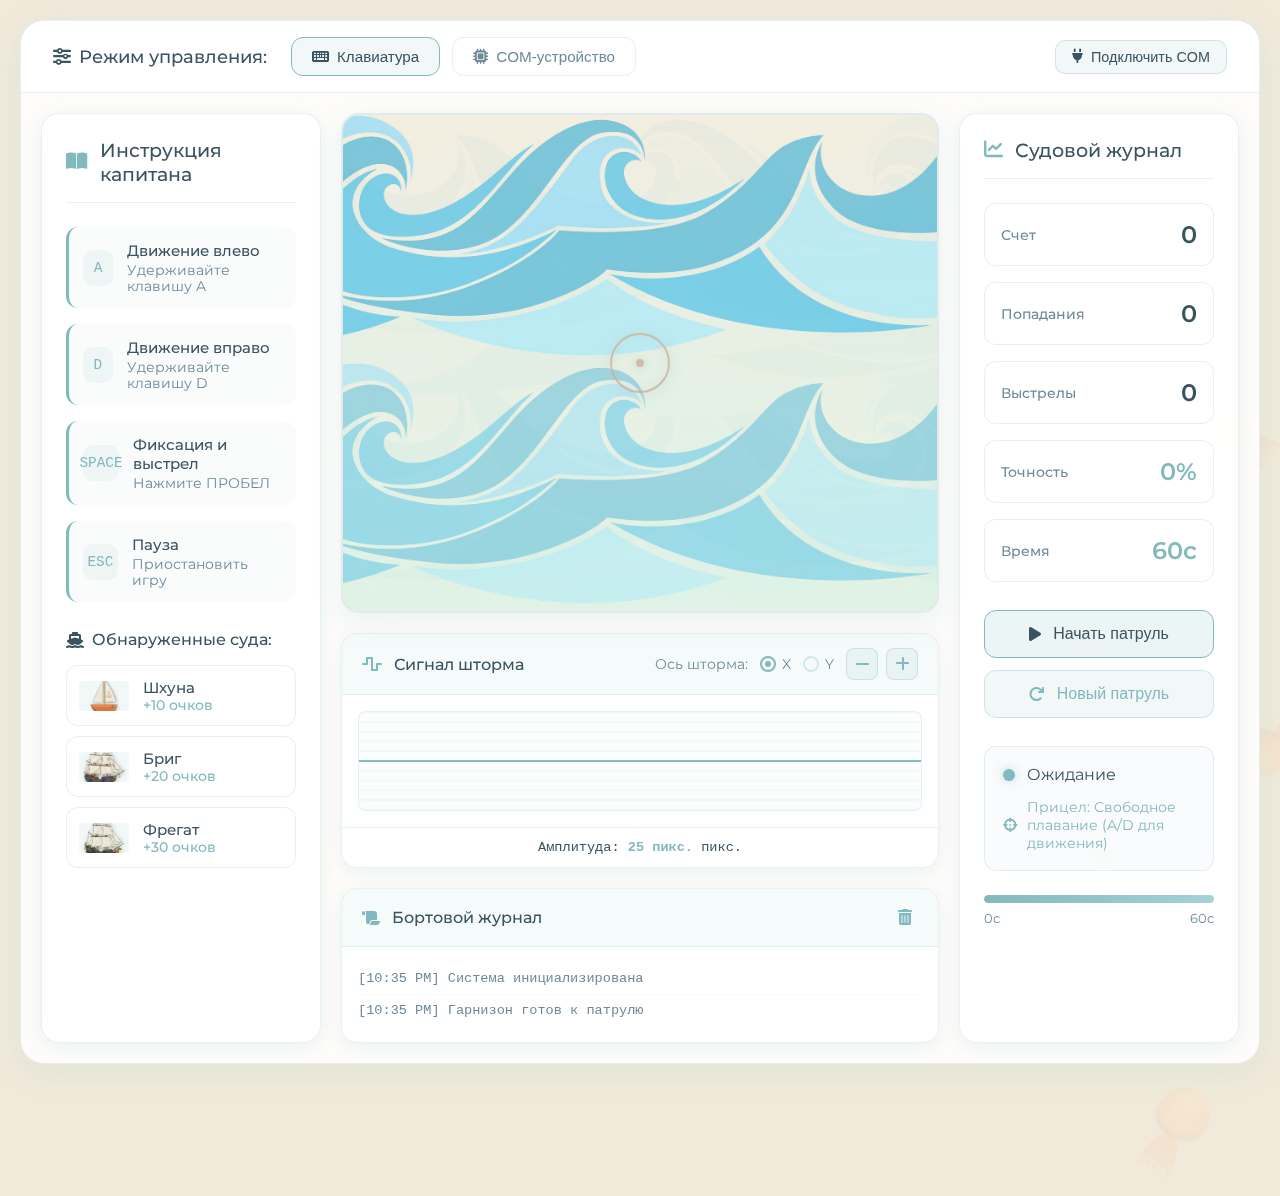
<file: Web/index.html>
<!DOCTYPE html>
<html lang="ru">
<head>
    <meta charset="UTF-8">
    <meta name="viewport" content="width=device-width, initial-scale=1.0">
    <title>Морские Цели</title>
    <link rel="stylesheet" href="css/style.css">
    <link rel="stylesheet" href="css/medusas.css">
    <link rel="stylesheet" href="https://cdnjs.cloudflare.com/ajax/libs/font-awesome/6.4.0/css/all.min.css">
    <link href="https://fonts.googleapis.com/css2?family=Montserrat:wght@300;400;500;600&display=swap" rel="stylesheet">
</head>
<body>
    <!-- Пузырьки -->
    <div id="bubbles-container"></div>
    
    <div class="container">
        <!-- Блок выбора управления -->
        <div class="control-mode-panel">
            <h3><i class="fas fa-sliders-h"></i> Режим управления:</h3>
            <div class="mode-selector">
                <button id="keyboard-mode" class="control-mode-btn active">
                    <i class="fas fa-keyboard"></i> Клавиатура
                </button>
                <button id="com-mode" class="control-mode-btn">
                    <i class="fas fa-microchip"></i> COM-устройство
                </button>
            </div>
            <button id="com-connect-btn" class="com-connect-btn">
                <i class="fas fa-plug"></i>
                <span>Подключить COM</span>
            </button>
        </div>

        <div class="game-area">
            <!-- Левая панель: Инструкции -->
            <div class="panel left-panel">
                <div class="panel-header">
                    <i class="fas fa-book-open"></i>
                    <h3>Инструкция капитана</h3>
                </div>
                <div class="instructions">
                    <div class="instruction">
                        <div class="key-icon">A</div>
                        <div class="instruction-text">
                            <span class="command">Движение влево</span>
                            <span class="description">Удерживайте клавишу A</span>
                        </div>
                    </div>
                    <div class="instruction">
                        <div class="key-icon">D</div>
                        <div class="instruction-text">
                            <span class="command">Движение вправо</span>
                            <span class="description">Удерживайте клавишу D</span>
                        </div>
                    </div>
                    <div class="instruction">
                        <div class="key-icon">SPACE</div>
                        <div class="instruction-text">
                            <span class="command">Фиксация и выстрел</span>
                            <span class="description">Нажмите ПРОБЕЛ</span>
                        </div>
                    </div>
                    <div class="instruction">
                        <div class="key-icon">ESC</div>
                        <div class="instruction-text">
                            <span class="command">Пауза</span>
                            <span class="description">Приостановить игру</span>
                        </div>
                    </div>
                </div>
                
                <div class="ship-types">
                    <h4><i class="fas fa-ship"></i> Обнаруженные суда:</h4>
                    <div class="ship-type">
                        <div class="ship-preview small">
                            <img src="assets/ship-small.png" alt="Шхуна">
                        </div>
                        <div class="ship-info">
                            <span class="ship-name">Шхуна</span>
                            <span class="ship-points">+10 очков</span>
                        </div>
                    </div>
                    <div class="ship-type">
                        <div class="ship-preview medium">
                            <img src="assets/ship-medium.png" alt="Шхуна">
                        </div>
                        <div class="ship-info">
                            <span class="ship-name">Бриг</span>
                            <span class="ship-points">+20 очков</span>
                        </div>
                    </div>
                    <div class="ship-type">
                        <div class="ship-preview large">
                            <img src="assets/ship-large.png" alt="Шхуна">
                        </div>
                        <div class="ship-info">
                            <span class="ship-name">Фрегат</span>
                            <span class="ship-points">+30 очков</span>
                        </div>
                    </div>
                </div>
            </div>

            <!-- Центральная область: Игровое поле с волнами -->
            <div class="game-center">
                <div class="game-field-container">                                       
                    <div id="game-field" class="game-field">
                        <!-- Прицел -->
                        <div id="crosshair" class="crosshair">
                            <div class="crosshair-inner">
                                <div class="crosshair-circle"></div>
                                <div class="crosshair-dot"></div>
                            </div>
                        </div>
                        <!-- Корабли будут добавляться динамически -->
                    </div>
                </div>
                
                <!-- Панель графика шторма -->
                <div class="storm-panel">
                    <div class="storm-header">
                        <i class="fas fa-wave-square"></i>
                        <h4>Сигнал шторма</h4>
                            <div class="storm-switch-group">
                                <span>Ось шторма:</span>
                                <label class="storm-switch">
                                    <input type="radio" name="storm-axis" value="x" checked>
                                    <span>X</span>
                                </label>
                                <label class="storm-switch">
                                    <input type="radio" name="storm-axis" value="y">
                                    <span>Y</span>
                                </label>
                            </div>
                        <div class="storm-controls">
                            <button class="storm-btn storm-btn-dec"><i class="fas fa-minus"></i></button>
                            <button class="storm-btn storm-btn-inc"><i class="fas fa-plus"></i></button>
                        </div>
                    </div>
                    <div class="storm-graph-container">
                        <canvas id="storm-graph" width="300" height="100"></canvas>
                    </div>
                    <div class="storm-info">
                        <span>Амплитуда: <span id="storm-amplitude">25</span> пикс.</span>
                    </div>
                </div>

                <!-- Блок логирования -->
                <div class="log-panel">
                    <div class="log-header">
                        <i class="fas fa-scroll"></i>
                        <h4>Бортовой журнал</h4>
                        <button class="log-clear"><i class="fas fa-trash-alt"></i></button>
                    </div>
                    <div class="log-content">
                        
                    </div>
                </div>
            </div>

            <!-- Правая панель: Статистика -->
            <div class="panel right-panel">
                <div class="panel-header">
                    <i class="fas fa-chart-line"></i>
                    <h3>Судовой журнал</h3>
                </div>
                
                <div class="stats-compact">
                    <div class="stat-compact">
                        <div class="stat-label-compact">Счет</div>
                        <div id="score" class="stat-value-compact">0</div>
                    </div>
                    <div class="stat-compact">
                        <div class="stat-label-compact">Попадания</div>
                        <div id="hits" class="stat-value-compact">0</div>
                    </div>
                    <div class="stat-compact">
                        <div class="stat-label-compact">Выстрелы</div>
                        <div id="shots" class="stat-value-compact">0</div>
                    </div>
                    <div class="stat-compact">
                        <div class="stat-label-compact">Точность</div>
                        <div id="accuracy" class="stat-value-compact">0%</div>
                    </div>
                    <div class="stat-compact">
                        <div class="stat-label-compact">Время</div>
                        <div id="time" class="stat-value-compact">60с</div>
                    </div>
                </div>
                
                <div class="game-controls">
                    <button id="start-btn" class="btn-control start">
                        <i class="fas fa-play"></i>
                        <span>Начать патруль</span>
                    </button>
                    <button id="reset-btn" class="btn-control reset">
                        <i class="fas fa-redo"></i>
                        <span>Новый патруль</span>
                    </button>
                </div>
                
                <div class="game-status">
                    <div class="status-indicator">
                        <div class="status-light"></div>
                        <span id="game-state-text">Ожидание</span>
                    </div>
                    <div id="crosshair-state" class="crosshair-state">
                        <i class="fas fa-crosshairs"></i>
                        <span>Прицел свободен</span>
                    </div>
                </div>
                
                <div class="timer-container">
                    <div class="timer-bar">
                        <div id="timer-progress" class="timer-progress"></div>
                    </div>
                    <div class="timer-labels">
                        <span>0с</span>
                        <span id="time-display">60с</span>
                    </div>
                </div>
            </div>
        </div>
    </div>

    <!-- Модальное окно результатов -->
    <div id="results-modal" class="modal">
        <div class="modal-overlay"></div>
        <div class="modal-content">
            <div class="modal-header">
                <div class="modal-title">
                    <i class="fas fa-anchor"></i>
                    <h2>Патруль завершен</h2>
                </div>
                <div id="rank-badge" class="rank-badge">
                    <span class="rank-title">Матрос</span>
                </div>
            </div>
            
            <div class="modal-body">
                <div class="results-grid">
                    <div class="result-item">
                        <div class="result-icon"><i class="fas fa-star"></i></div>
                        <div class="result-info">
                            <div class="result-label">Общий счет</div>
                            <div id="final-score" class="result-value">0</div>
                        </div>
                    </div>
                    <div class="result-item">
                        <div class="result-icon"><i class="fas fa-bullseye"></i></div>
                        <div class="result-info">
                            <div class="result-label">Точность</div>
                            <div id="final-accuracy" class="result-value">0%</div>
                        </div>
                    </div>
                    <div class="result-item">
                        <div class="result-icon"><i class="fas fa-ship"></i></div>
                        <div class="result-info">
                            <div class="result-label">Потоплено судов</div>
                            <div id="final-hits" class="result-value">0</div>
                        </div>
                    </div>
                    <div class="result-item">
                        <div class="result-icon"><i class="fas fa-clock"></i></div>
                        <div class="result-info">
                            <div class="result-label">Время патруля</div>
                            <div id="final-time" class="result-value">0с</div>
                        </div>
                    </div>
                </div>
            </div>
            
            <div class="modal-actions">
                <button id="close-results" class="btn-modal">
                    <i class="fas fa-check"></i>
                    <span>Вернуться в док</span>
                </button>
            </div>
        </div>
    </div>

    <script src="js/game.js"></script>
    <script src="js/ui.js"></script>
    <script src="js/input.js"></script>
    <script src="js/medusas.js"></script>
    <script src="js/com-interface.js"></script> 
    <script src="js/main.js"></script>
</body>
</html>
</file>
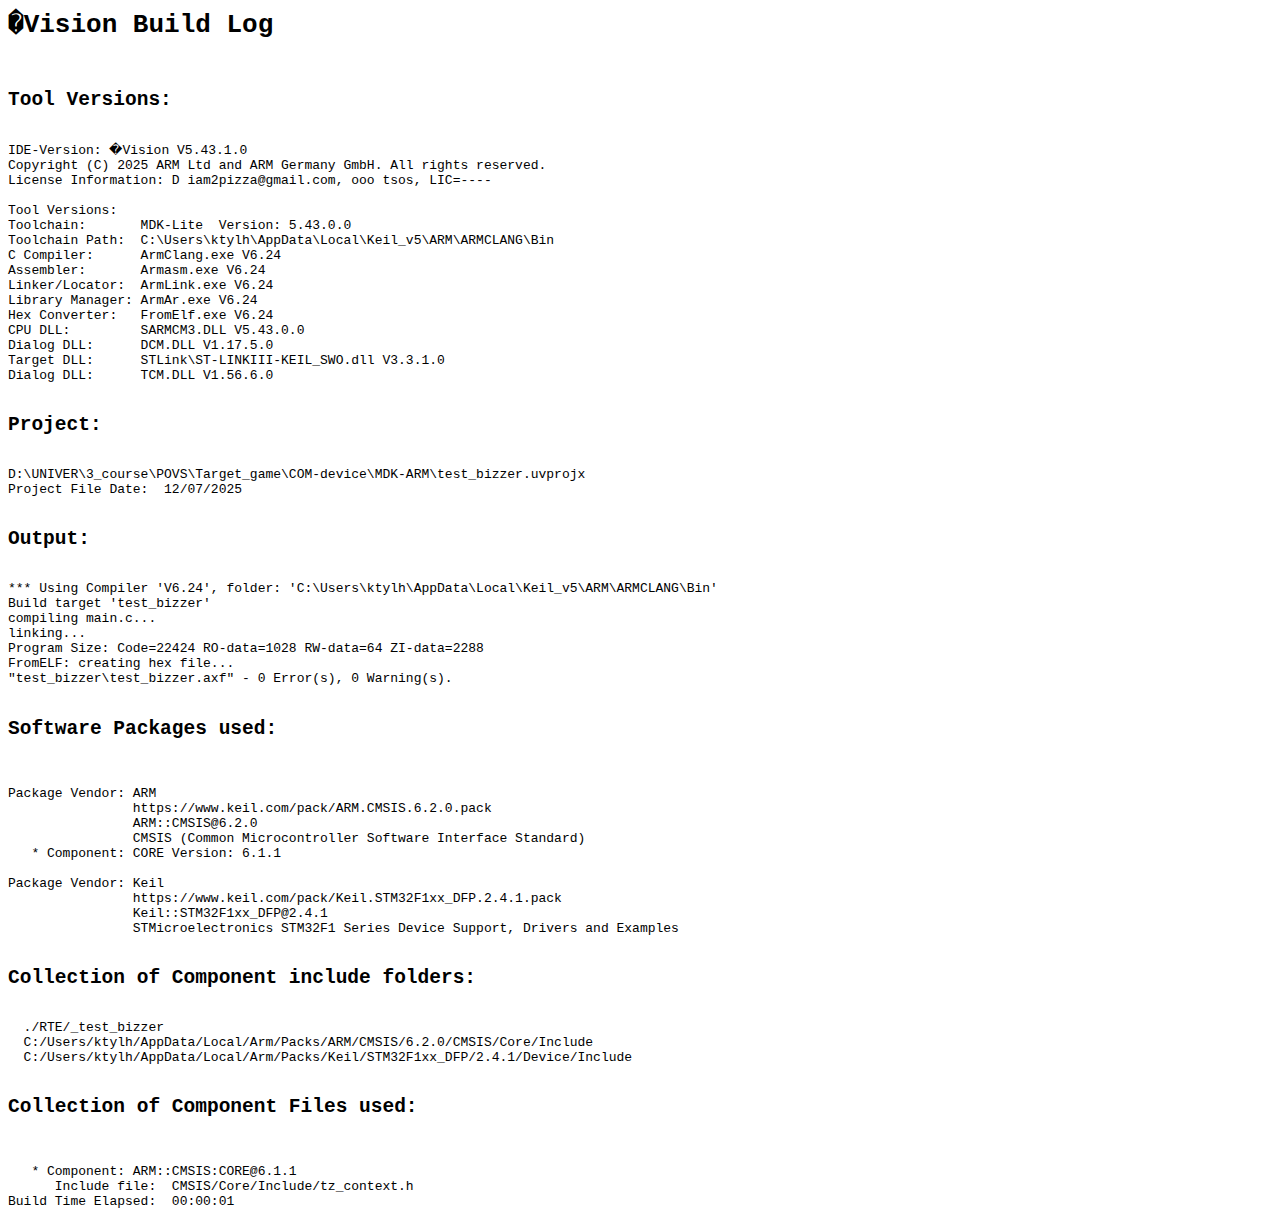
<file: COM-device/MDK-ARM/test_bizzer/test_bizzer.build_log.htm>
<html>
<body>
<pre>
<h1>�Vision Build Log</h1>
<h2>Tool Versions:</h2>
IDE-Version: �Vision V5.43.1.0
Copyright (C) 2025 ARM Ltd and ARM Germany GmbH. All rights reserved.
License Information: D iam2pizza@gmail.com, ooo tsos, LIC=----
 
Tool Versions:
Toolchain:       MDK-Lite  Version: 5.43.0.0
Toolchain Path:  C:\Users\ktylh\AppData\Local\Keil_v5\ARM\ARMCLANG\Bin
C Compiler:      ArmClang.exe V6.24
Assembler:       Armasm.exe V6.24
Linker/Locator:  ArmLink.exe V6.24
Library Manager: ArmAr.exe V6.24
Hex Converter:   FromElf.exe V6.24
CPU DLL:         SARMCM3.DLL V5.43.0.0
Dialog DLL:      DCM.DLL V1.17.5.0
Target DLL:      STLink\ST-LINKIII-KEIL_SWO.dll V3.3.1.0
Dialog DLL:      TCM.DLL V1.56.6.0
 
<h2>Project:</h2>
D:\UNIVER\3_course\POVS\Target_game\COM-device\MDK-ARM\test_bizzer.uvprojx
Project File Date:  12/07/2025

<h2>Output:</h2>
*** Using Compiler 'V6.24', folder: 'C:\Users\ktylh\AppData\Local\Keil_v5\ARM\ARMCLANG\Bin'
Build target 'test_bizzer'
compiling main.c...
linking...
Program Size: Code=22424 RO-data=1028 RW-data=64 ZI-data=2288  
FromELF: creating hex file...
"test_bizzer\test_bizzer.axf" - 0 Error(s), 0 Warning(s).

<h2>Software Packages used:</h2>

Package Vendor: ARM
                https://www.keil.com/pack/ARM.CMSIS.6.2.0.pack
                ARM::CMSIS@6.2.0
                CMSIS (Common Microcontroller Software Interface Standard)
   * Component: CORE Version: 6.1.1

Package Vendor: Keil
                https://www.keil.com/pack/Keil.STM32F1xx_DFP.2.4.1.pack
                Keil::STM32F1xx_DFP@2.4.1
                STMicroelectronics STM32F1 Series Device Support, Drivers and Examples

<h2>Collection of Component include folders:</h2>
  ./RTE/_test_bizzer
  C:/Users/ktylh/AppData/Local/Arm/Packs/ARM/CMSIS/6.2.0/CMSIS/Core/Include
  C:/Users/ktylh/AppData/Local/Arm/Packs/Keil/STM32F1xx_DFP/2.4.1/Device/Include

<h2>Collection of Component Files used:</h2>

   * Component: ARM::CMSIS:CORE@6.1.1
      Include file:  CMSIS/Core/Include/tz_context.h
Build Time Elapsed:  00:00:01
</pre>
</body>
</html>
</file>
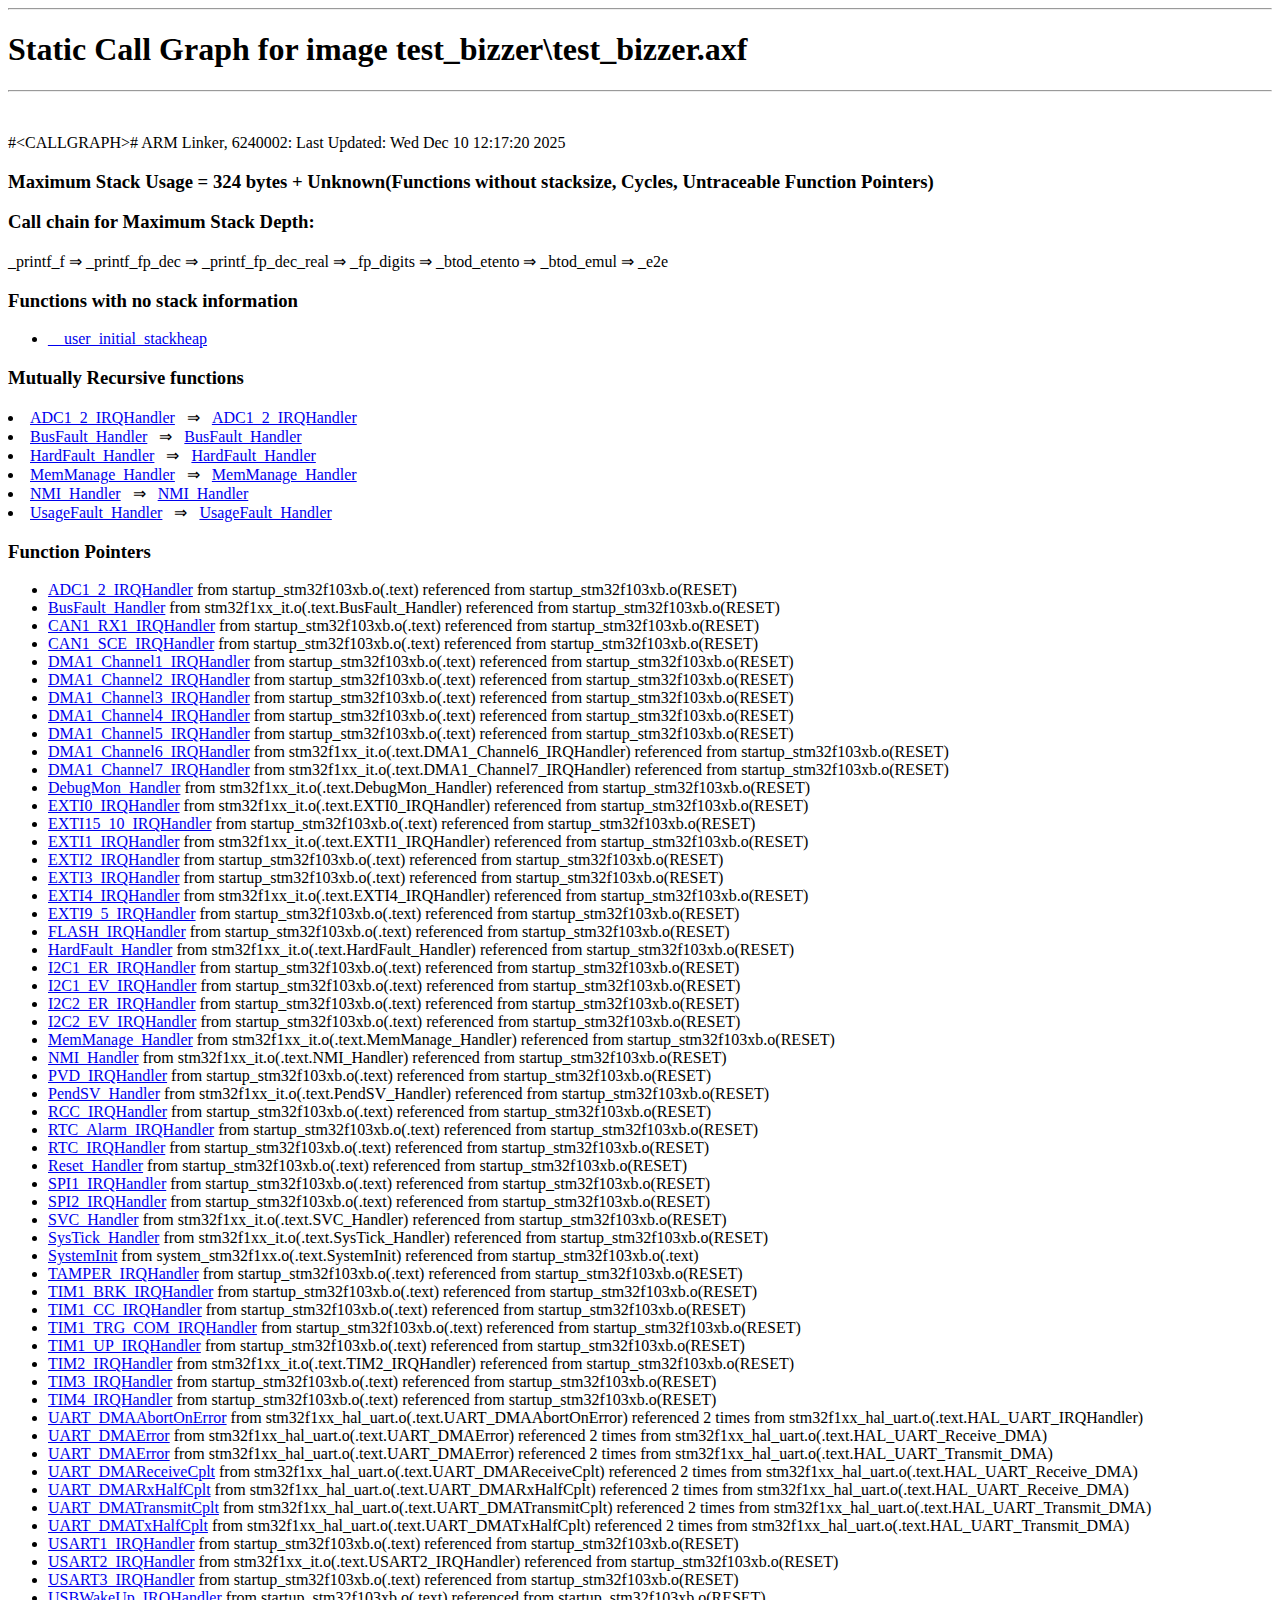
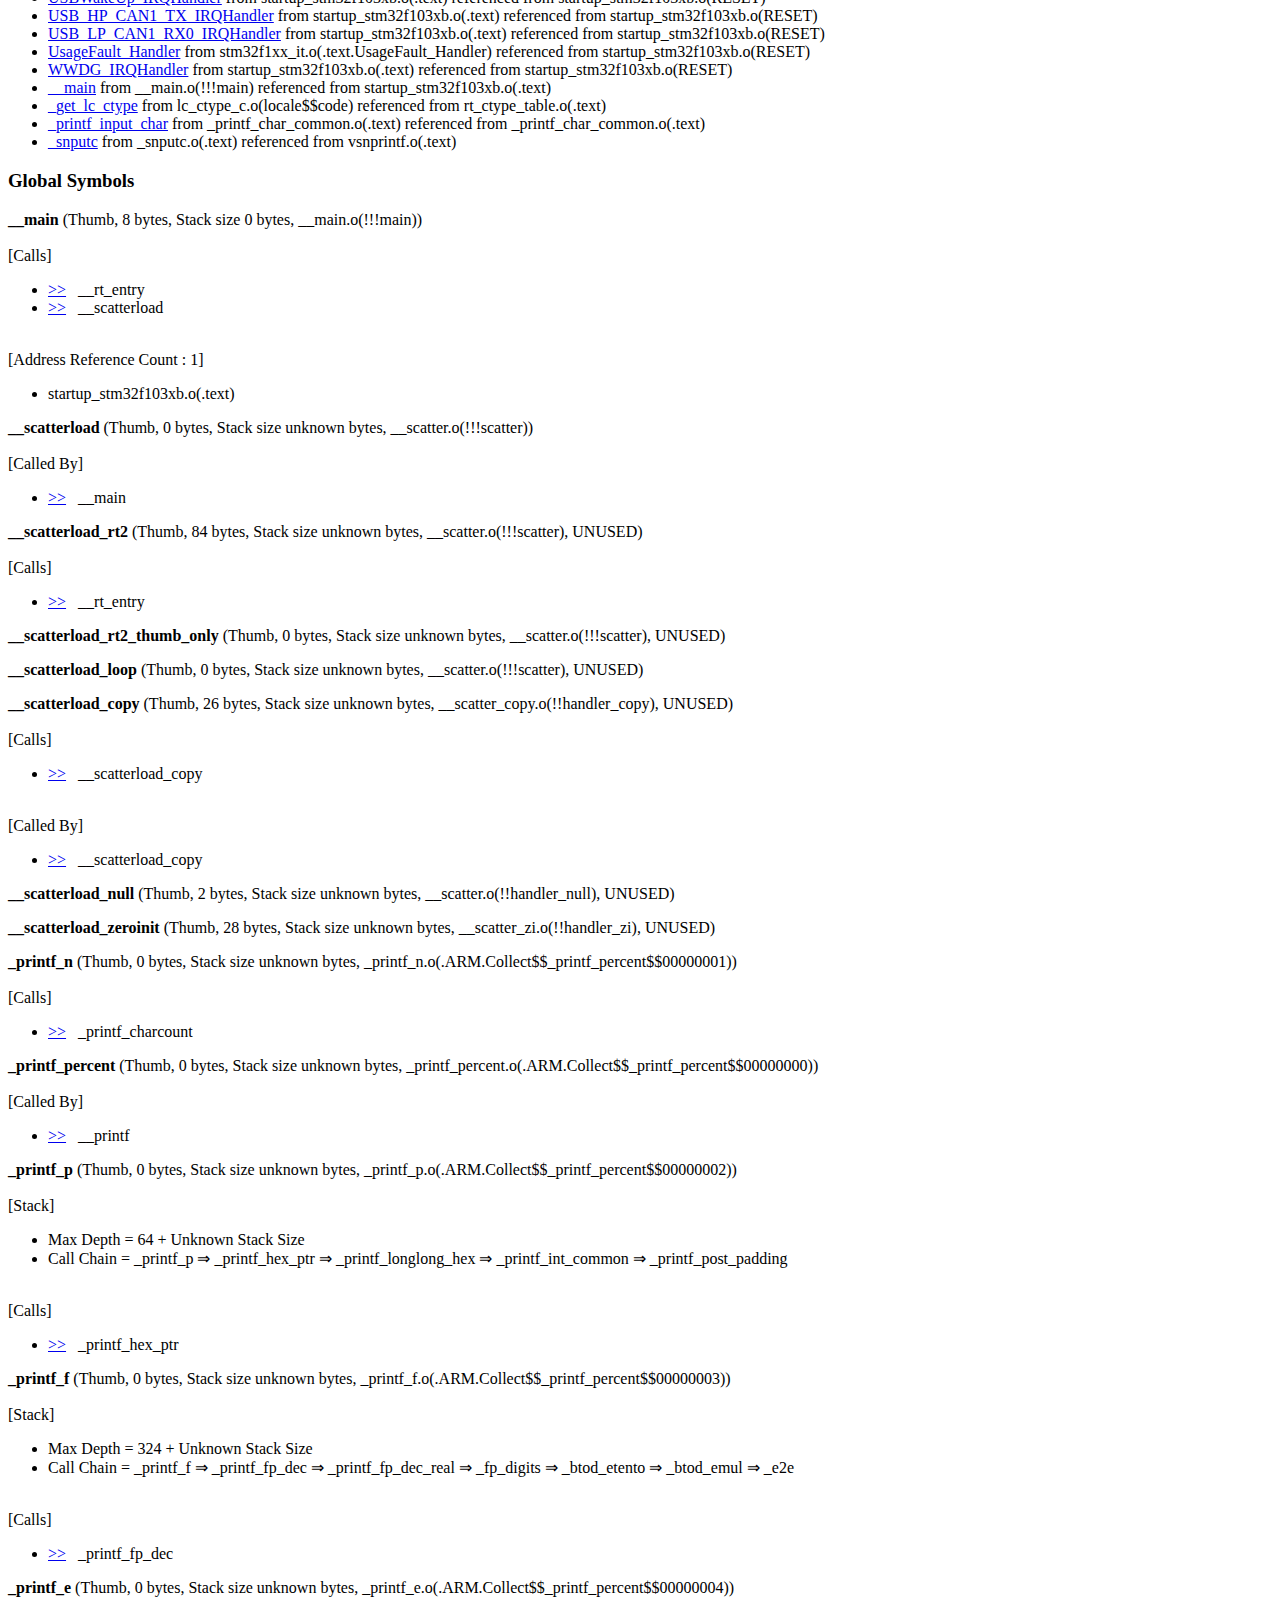
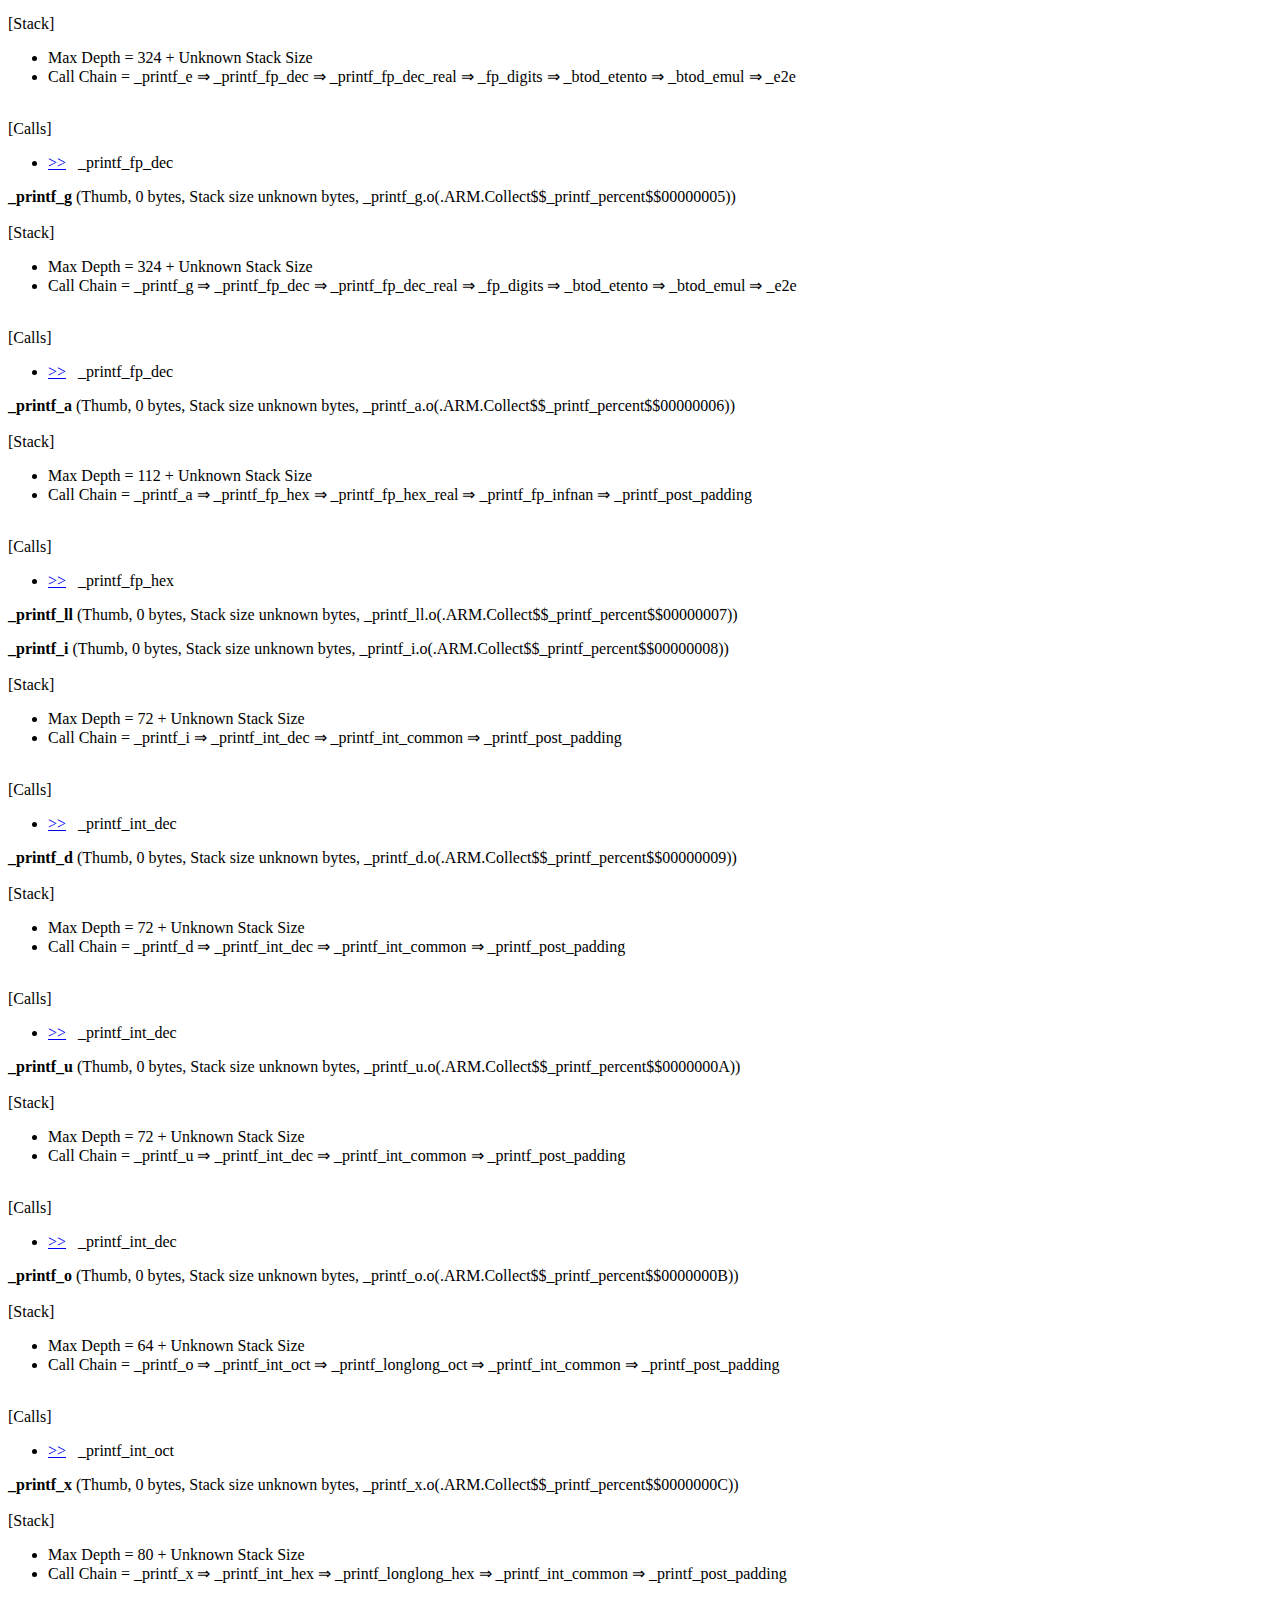
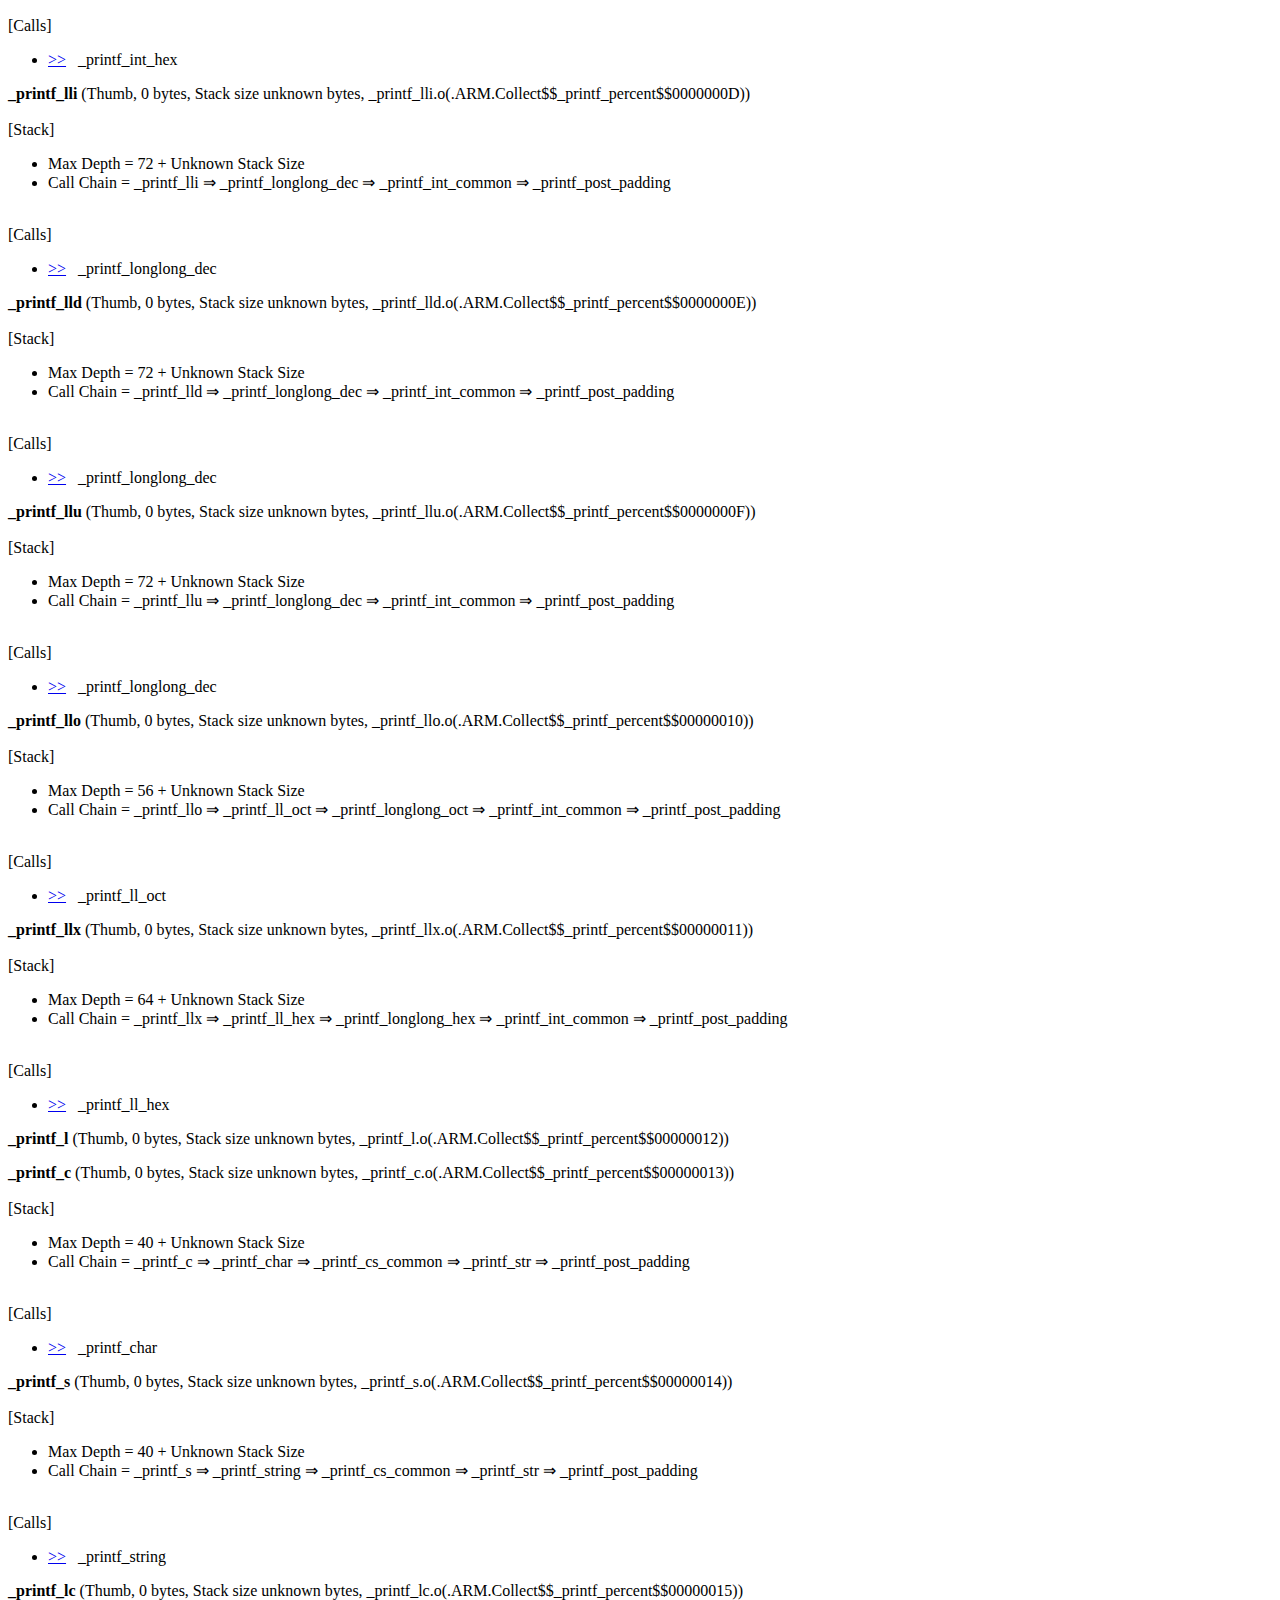
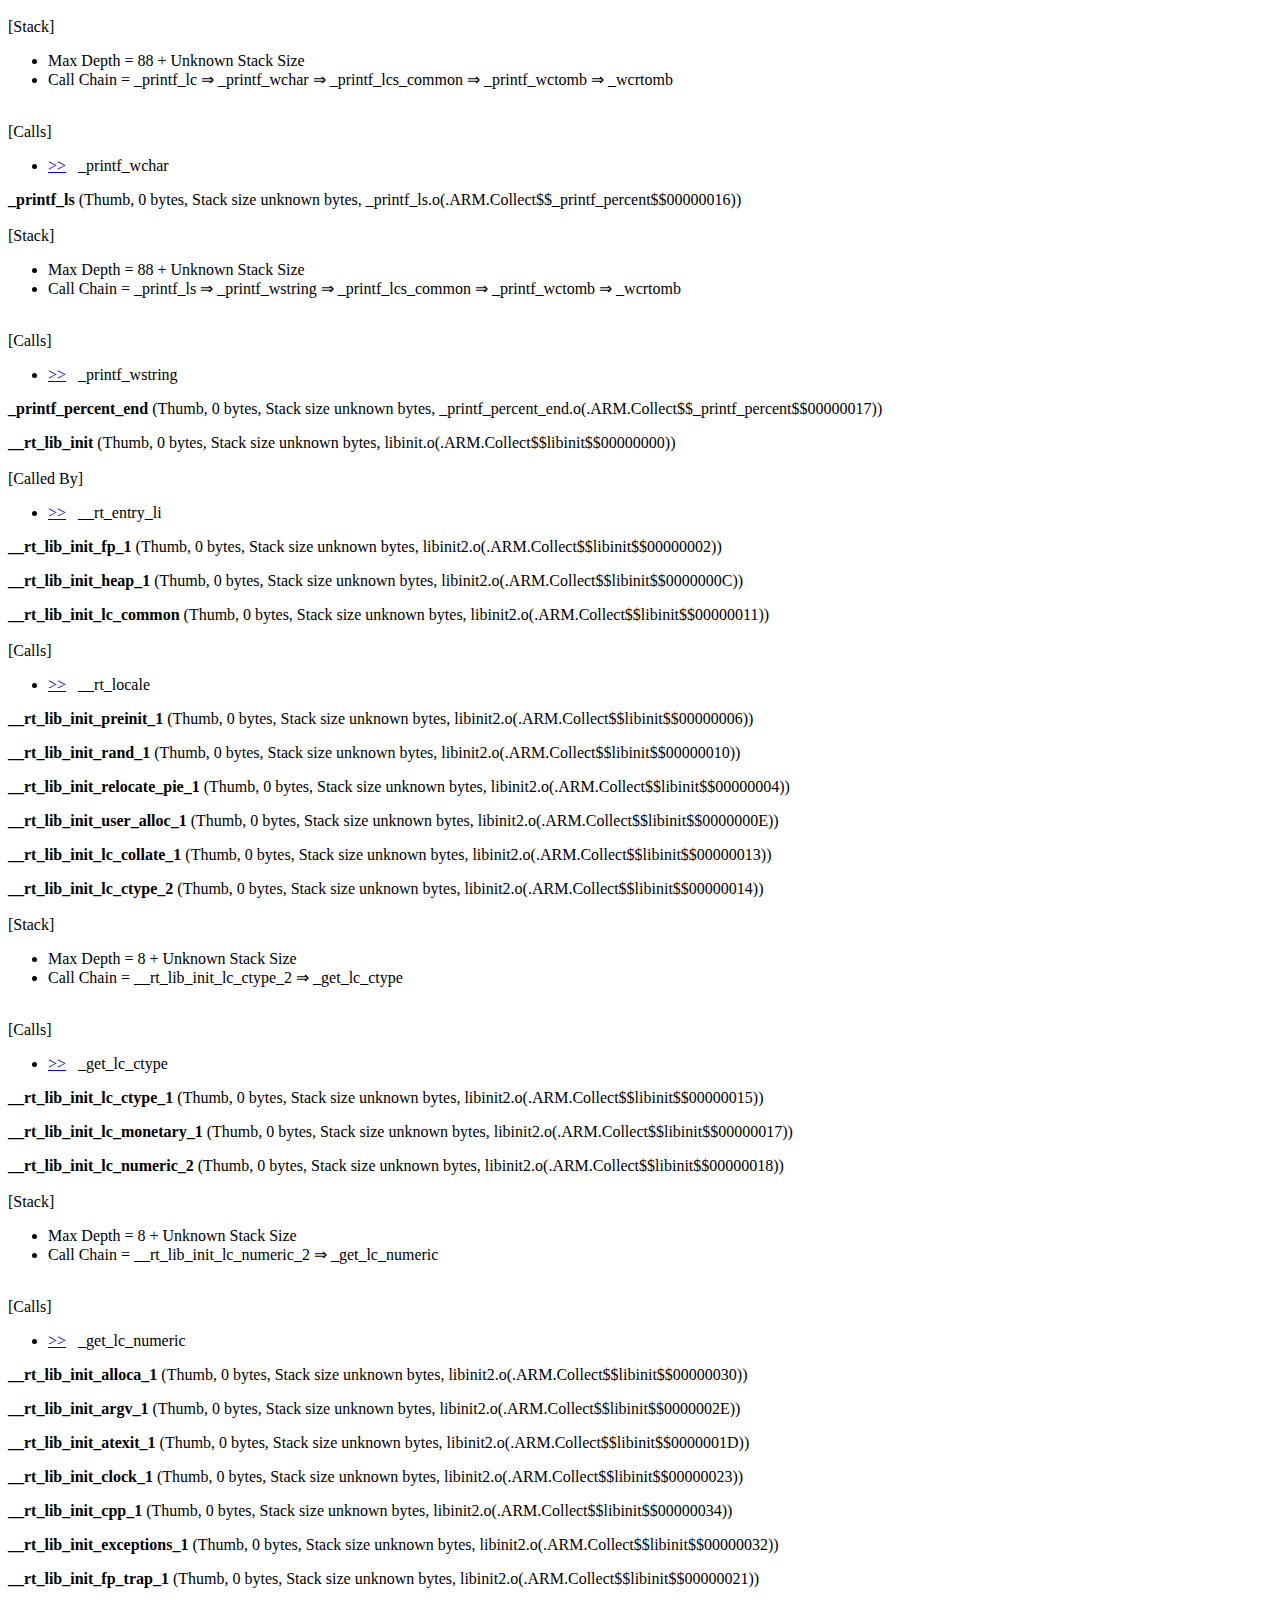
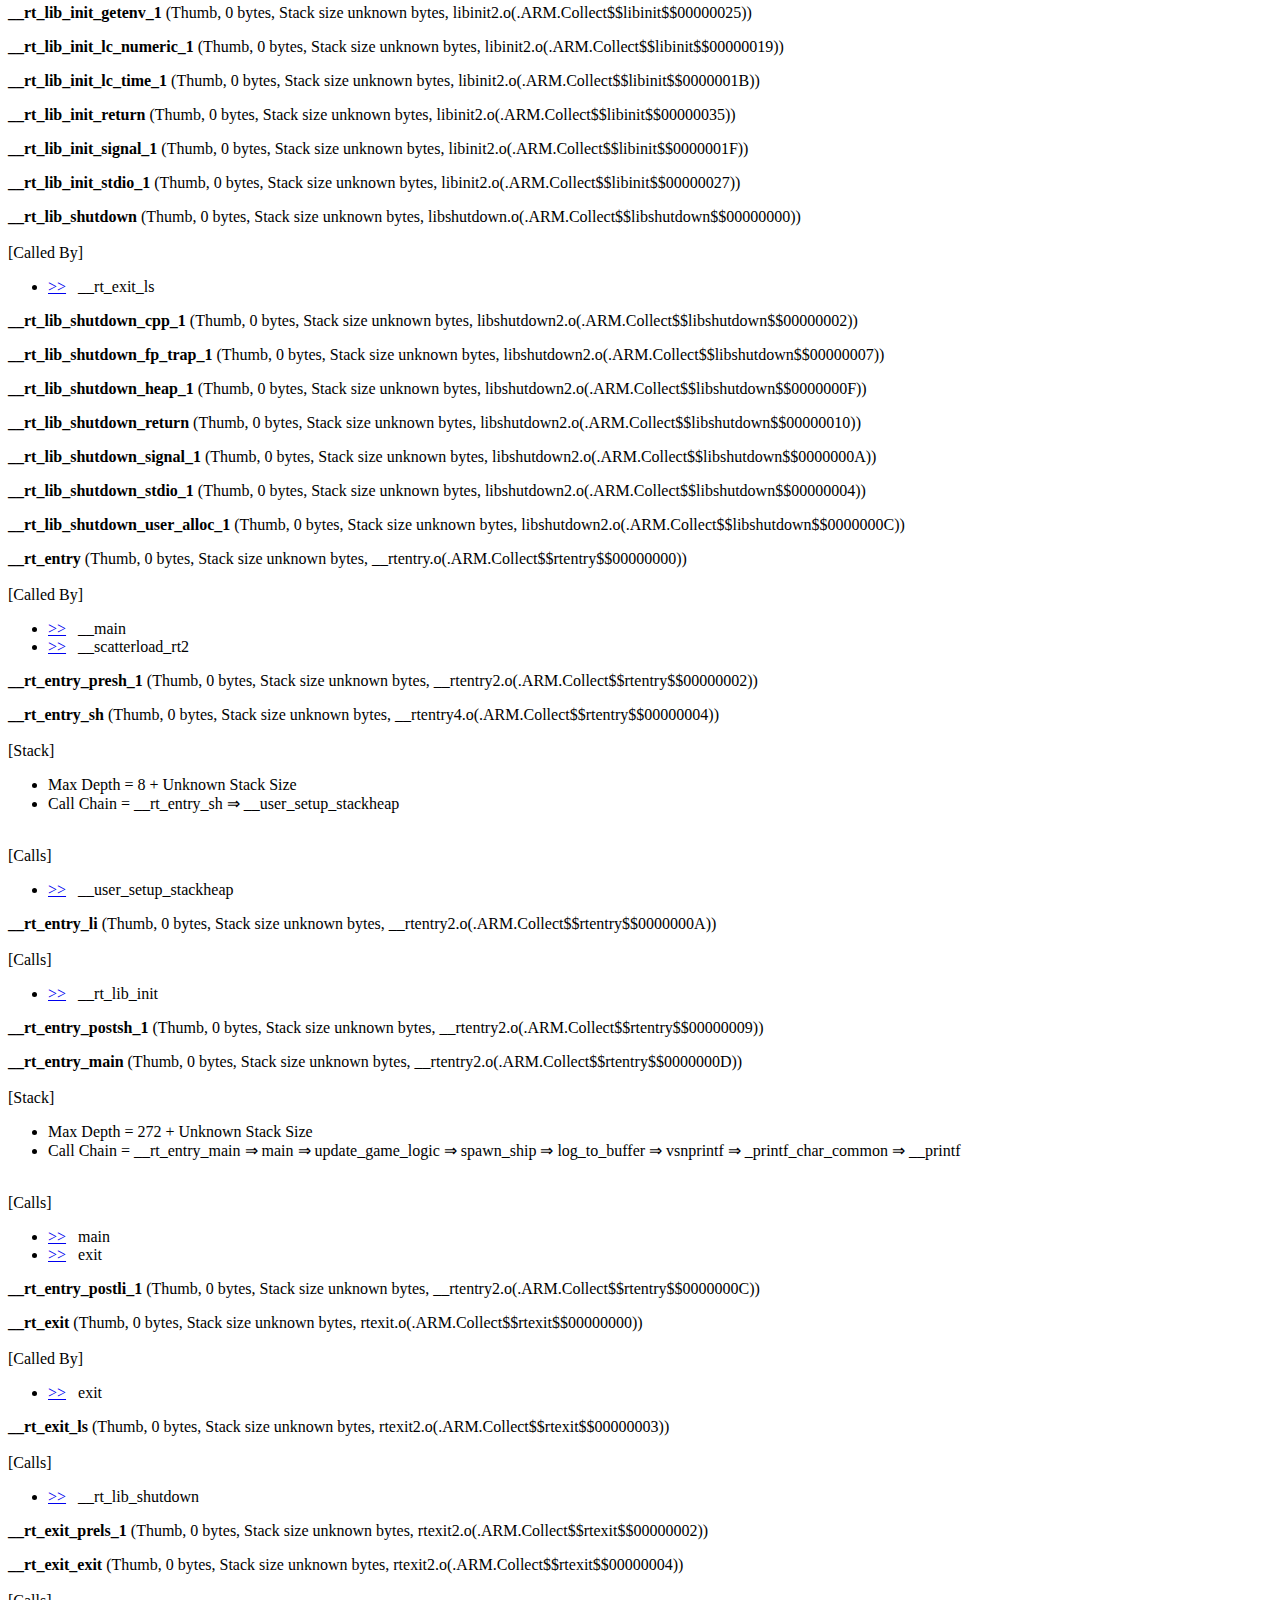
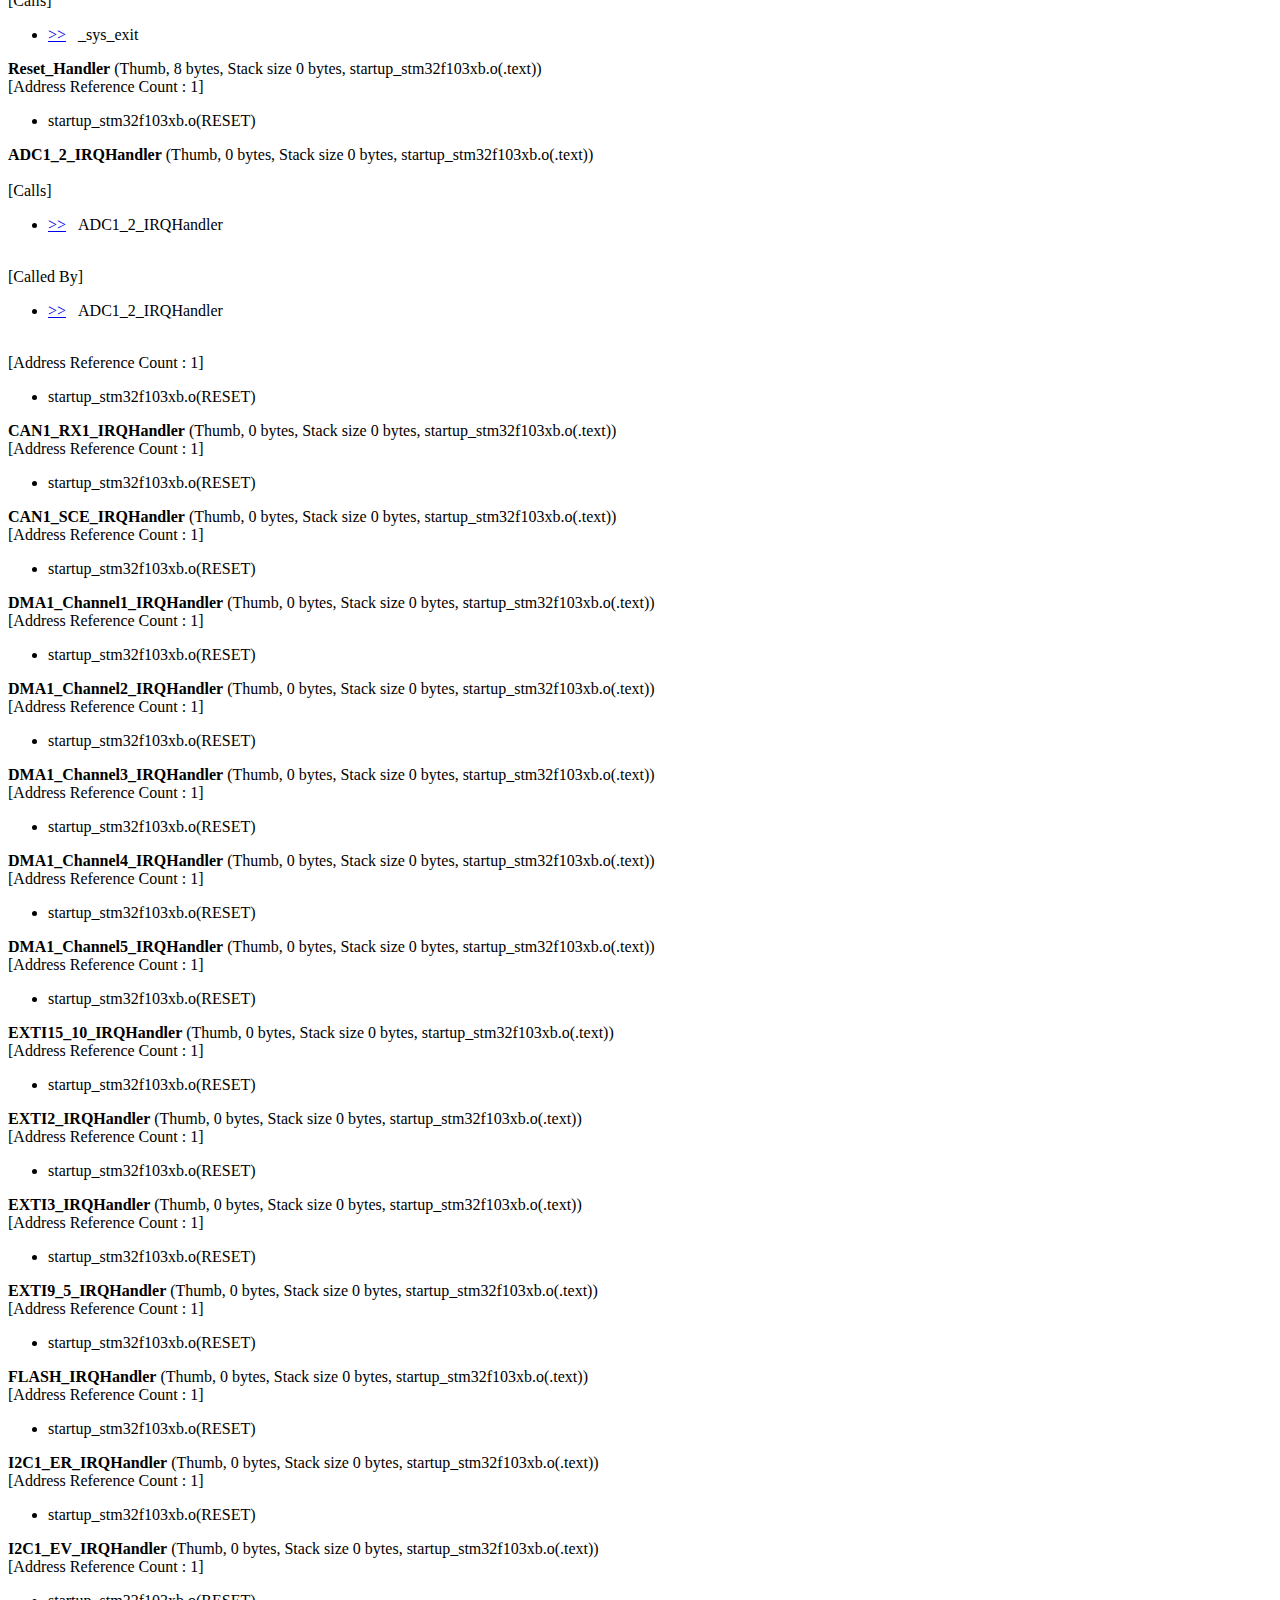
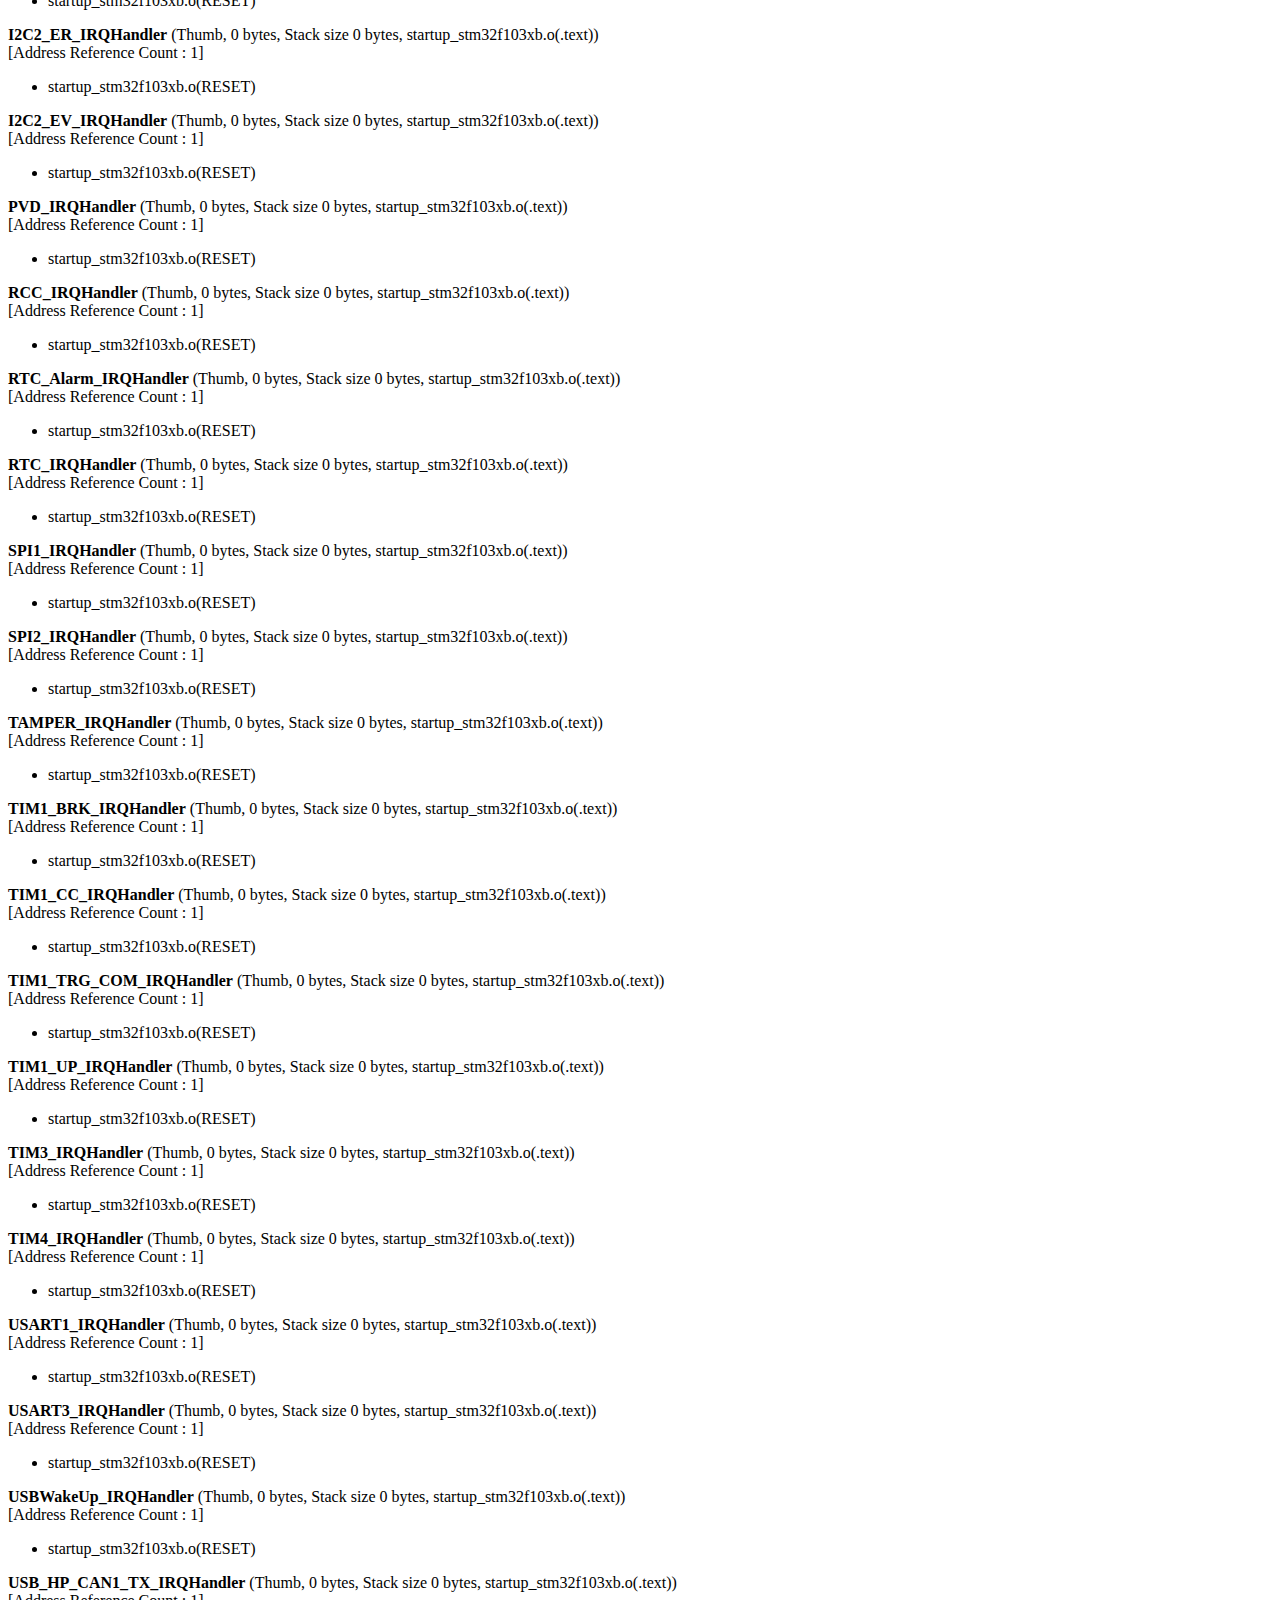
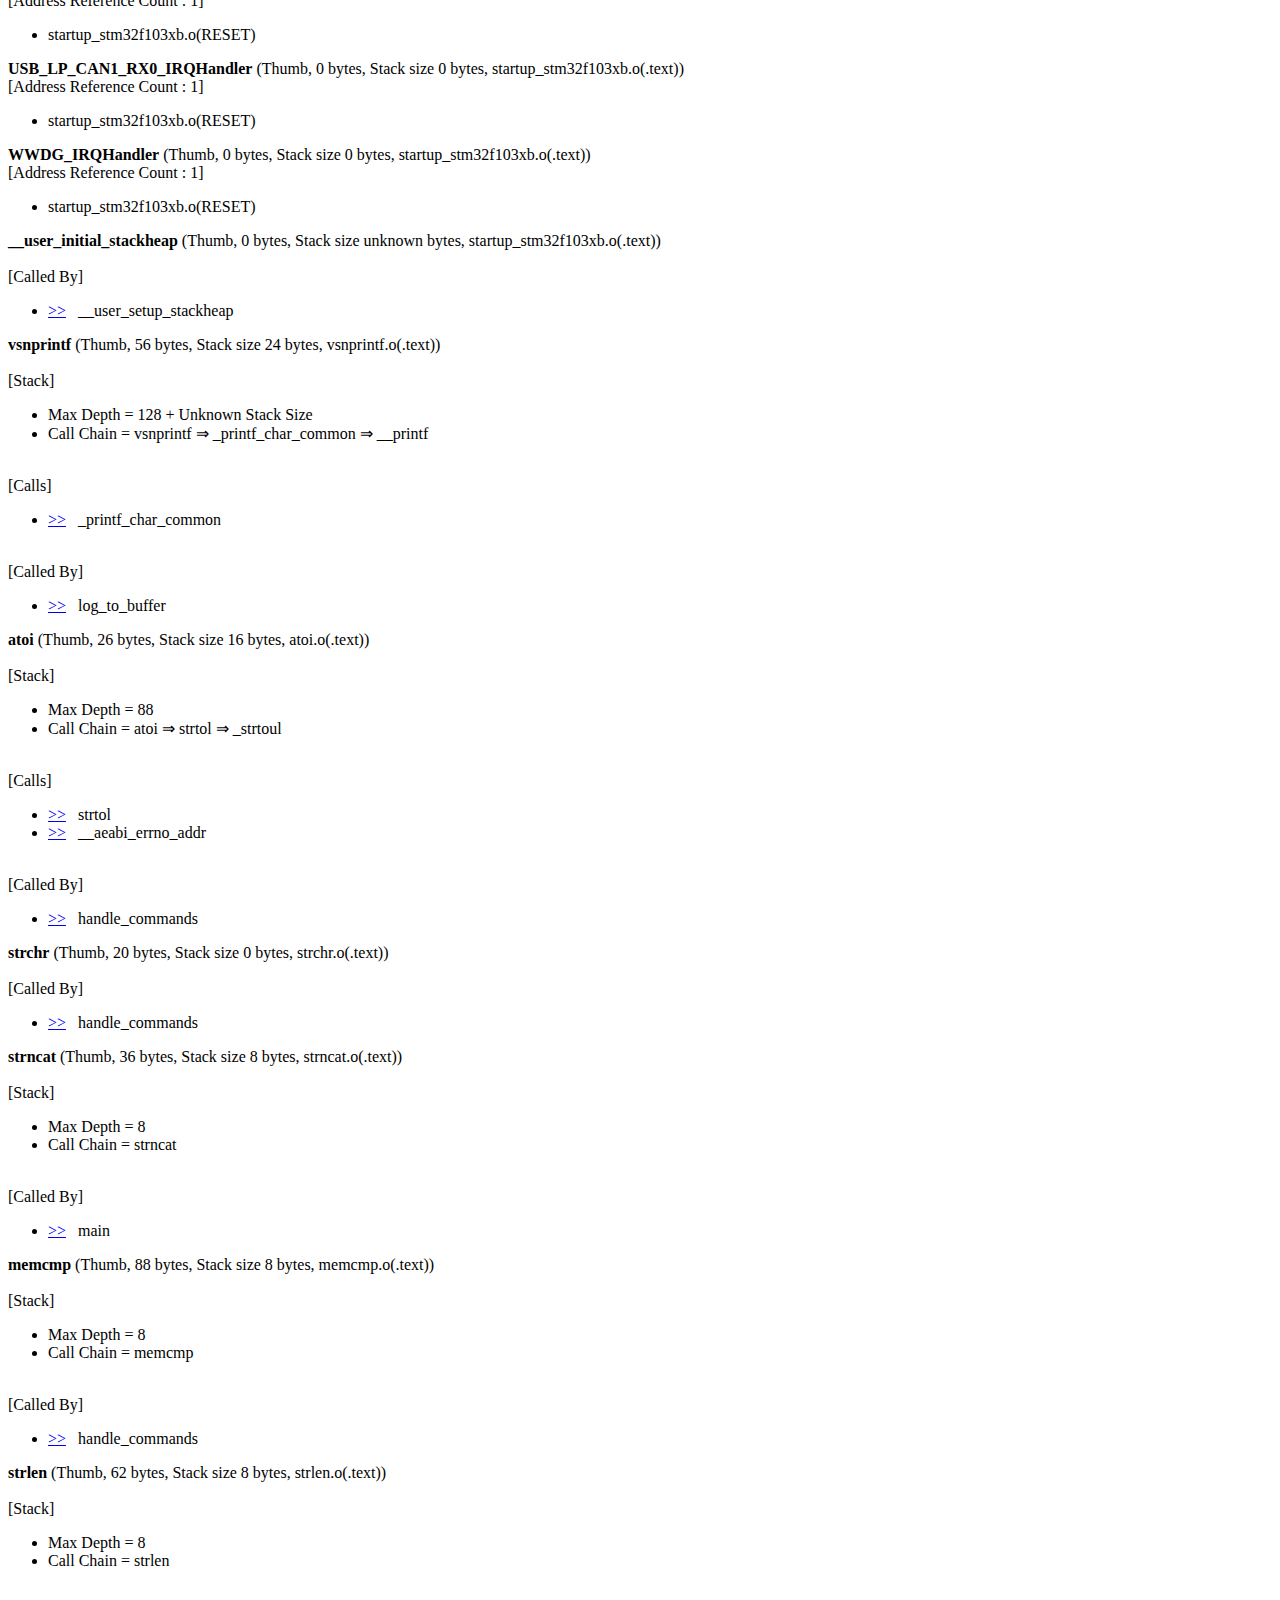
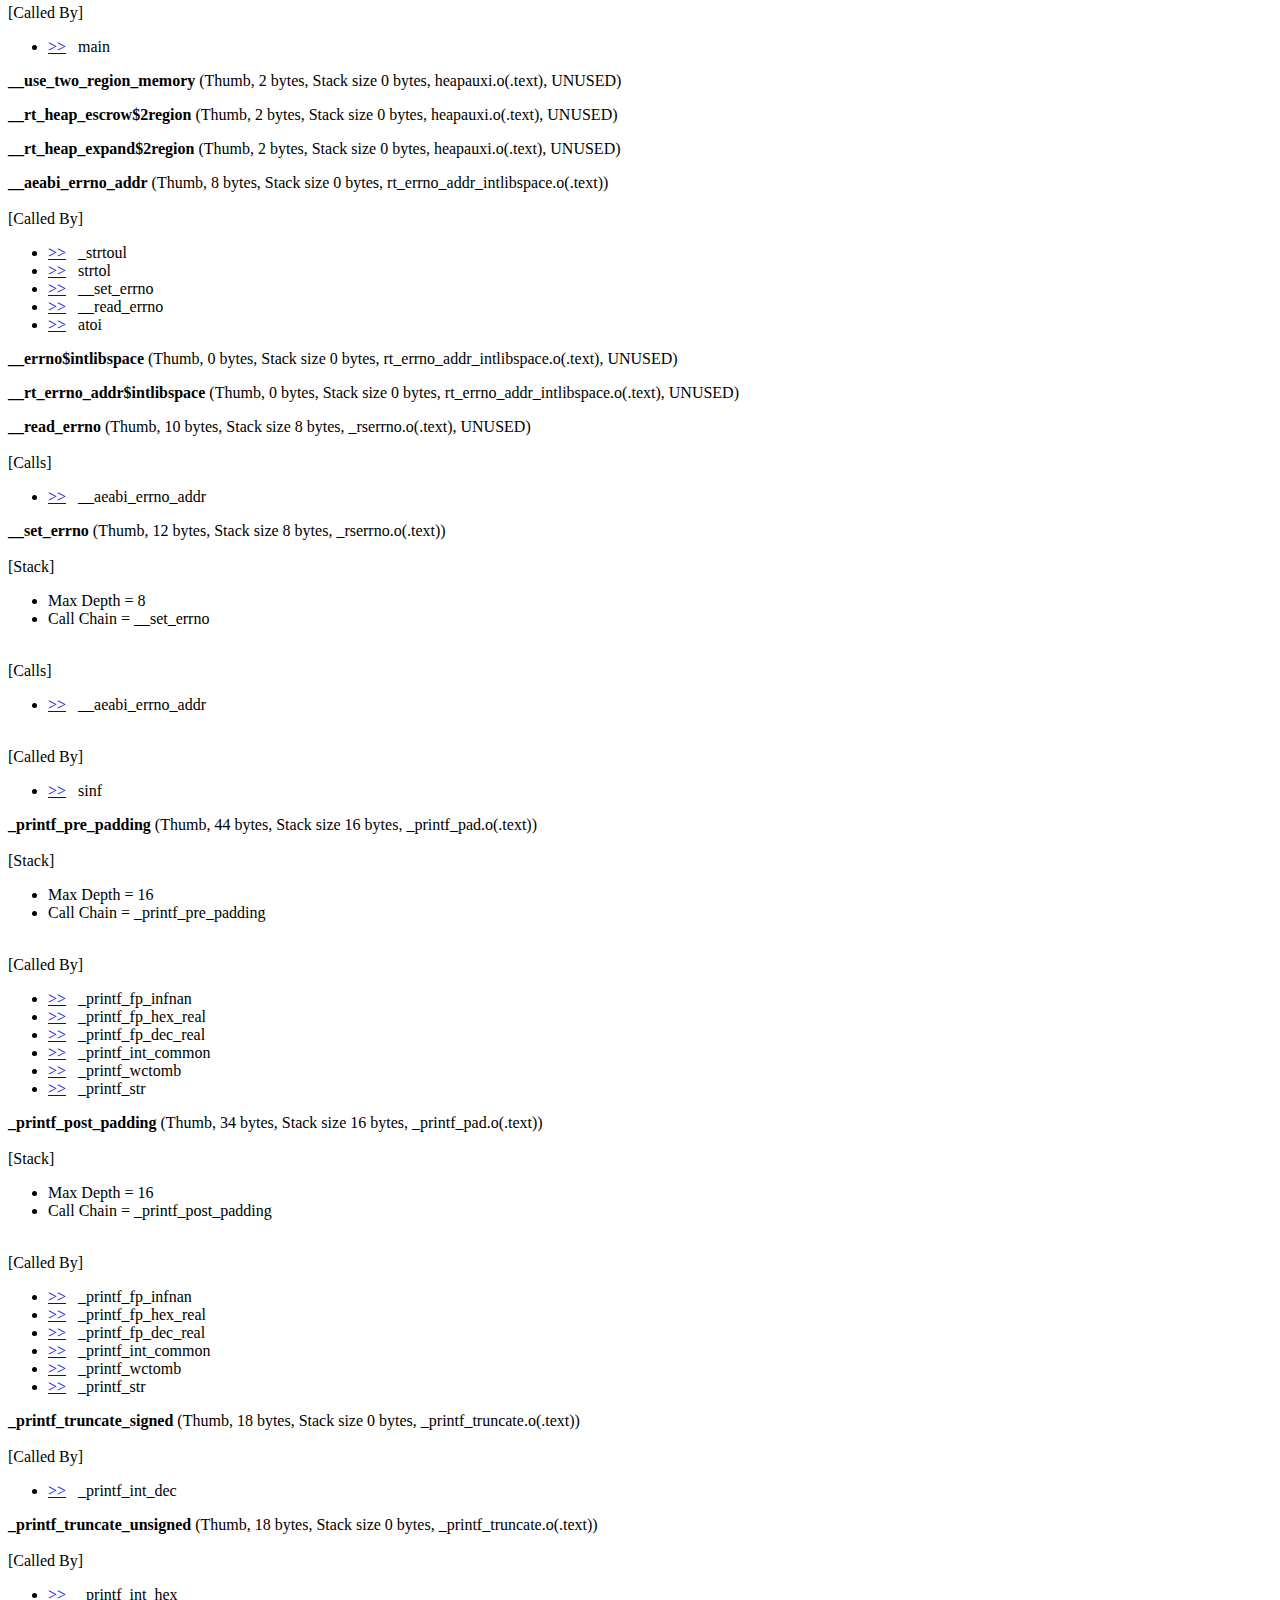
<file: COM-device/MDK-ARM/test_bizzer/test_bizzer.htm>
<!doctype html public "-//w3c//dtd html 4.0 transitional//en">
<html><head>
<title>Static Call Graph - [test_bizzer\test_bizzer.axf]</title></head>
<body><HR>
<H1>Static Call Graph for image test_bizzer\test_bizzer.axf</H1><HR>
<BR><P>#&#060CALLGRAPH&#062# ARM Linker, 6240002: Last Updated: Wed Dec 10 12:17:20 2025
<BR><P>
<H3>Maximum Stack Usage =        324 bytes + Unknown(Functions without stacksize, Cycles, Untraceable Function Pointers)</H3><H3>
Call chain for Maximum Stack Depth:</H3>
_printf_f &rArr; _printf_fp_dec &rArr; _printf_fp_dec_real &rArr; _fp_digits &rArr; _btod_etento &rArr; _btod_emul &rArr; _e2e
<P>
<H3>
Functions with no stack information
</H3><UL>
 <LI><a href="#[9b]">__user_initial_stackheap</a>
</UL>
</UL>
<P>
<H3>
Mutually Recursive functions
</H3> <LI><a href="#[1c]">ADC1_2_IRQHandler</a>&nbsp;&nbsp;&nbsp;&rArr;&nbsp;&nbsp;&nbsp;<a href="#[1c]">ADC1_2_IRQHandler</a><BR>
 <LI><a href="#[4]">BusFault_Handler</a>&nbsp;&nbsp;&nbsp;&rArr;&nbsp;&nbsp;&nbsp;<a href="#[4]">BusFault_Handler</a><BR>
 <LI><a href="#[2]">HardFault_Handler</a>&nbsp;&nbsp;&nbsp;&rArr;&nbsp;&nbsp;&nbsp;<a href="#[2]">HardFault_Handler</a><BR>
 <LI><a href="#[3]">MemManage_Handler</a>&nbsp;&nbsp;&nbsp;&rArr;&nbsp;&nbsp;&nbsp;<a href="#[3]">MemManage_Handler</a><BR>
 <LI><a href="#[1]">NMI_Handler</a>&nbsp;&nbsp;&nbsp;&rArr;&nbsp;&nbsp;&nbsp;<a href="#[1]">NMI_Handler</a><BR>
 <LI><a href="#[5]">UsageFault_Handler</a>&nbsp;&nbsp;&nbsp;&rArr;&nbsp;&nbsp;&nbsp;<a href="#[5]">UsageFault_Handler</a><BR>
</UL>
<P>
<H3>
Function Pointers
</H3><UL>
 <LI><a href="#[1c]">ADC1_2_IRQHandler</a> from startup_stm32f103xb.o(.text) referenced from startup_stm32f103xb.o(RESET)
 <LI><a href="#[4]">BusFault_Handler</a> from stm32f1xx_it.o(.text.BusFault_Handler) referenced from startup_stm32f103xb.o(RESET)
 <LI><a href="#[1f]">CAN1_RX1_IRQHandler</a> from startup_stm32f103xb.o(.text) referenced from startup_stm32f103xb.o(RESET)
 <LI><a href="#[20]">CAN1_SCE_IRQHandler</a> from startup_stm32f103xb.o(.text) referenced from startup_stm32f103xb.o(RESET)
 <LI><a href="#[15]">DMA1_Channel1_IRQHandler</a> from startup_stm32f103xb.o(.text) referenced from startup_stm32f103xb.o(RESET)
 <LI><a href="#[16]">DMA1_Channel2_IRQHandler</a> from startup_stm32f103xb.o(.text) referenced from startup_stm32f103xb.o(RESET)
 <LI><a href="#[17]">DMA1_Channel3_IRQHandler</a> from startup_stm32f103xb.o(.text) referenced from startup_stm32f103xb.o(RESET)
 <LI><a href="#[18]">DMA1_Channel4_IRQHandler</a> from startup_stm32f103xb.o(.text) referenced from startup_stm32f103xb.o(RESET)
 <LI><a href="#[19]">DMA1_Channel5_IRQHandler</a> from startup_stm32f103xb.o(.text) referenced from startup_stm32f103xb.o(RESET)
 <LI><a href="#[1a]">DMA1_Channel6_IRQHandler</a> from stm32f1xx_it.o(.text.DMA1_Channel6_IRQHandler) referenced from startup_stm32f103xb.o(RESET)
 <LI><a href="#[1b]">DMA1_Channel7_IRQHandler</a> from stm32f1xx_it.o(.text.DMA1_Channel7_IRQHandler) referenced from startup_stm32f103xb.o(RESET)
 <LI><a href="#[7]">DebugMon_Handler</a> from stm32f1xx_it.o(.text.DebugMon_Handler) referenced from startup_stm32f103xb.o(RESET)
 <LI><a href="#[10]">EXTI0_IRQHandler</a> from stm32f1xx_it.o(.text.EXTI0_IRQHandler) referenced from startup_stm32f103xb.o(RESET)
 <LI><a href="#[32]">EXTI15_10_IRQHandler</a> from startup_stm32f103xb.o(.text) referenced from startup_stm32f103xb.o(RESET)
 <LI><a href="#[11]">EXTI1_IRQHandler</a> from stm32f1xx_it.o(.text.EXTI1_IRQHandler) referenced from startup_stm32f103xb.o(RESET)
 <LI><a href="#[12]">EXTI2_IRQHandler</a> from startup_stm32f103xb.o(.text) referenced from startup_stm32f103xb.o(RESET)
 <LI><a href="#[13]">EXTI3_IRQHandler</a> from startup_stm32f103xb.o(.text) referenced from startup_stm32f103xb.o(RESET)
 <LI><a href="#[14]">EXTI4_IRQHandler</a> from stm32f1xx_it.o(.text.EXTI4_IRQHandler) referenced from startup_stm32f103xb.o(RESET)
 <LI><a href="#[21]">EXTI9_5_IRQHandler</a> from startup_stm32f103xb.o(.text) referenced from startup_stm32f103xb.o(RESET)
 <LI><a href="#[e]">FLASH_IRQHandler</a> from startup_stm32f103xb.o(.text) referenced from startup_stm32f103xb.o(RESET)
 <LI><a href="#[2]">HardFault_Handler</a> from stm32f1xx_it.o(.text.HardFault_Handler) referenced from startup_stm32f103xb.o(RESET)
 <LI><a href="#[2a]">I2C1_ER_IRQHandler</a> from startup_stm32f103xb.o(.text) referenced from startup_stm32f103xb.o(RESET)
 <LI><a href="#[29]">I2C1_EV_IRQHandler</a> from startup_stm32f103xb.o(.text) referenced from startup_stm32f103xb.o(RESET)
 <LI><a href="#[2c]">I2C2_ER_IRQHandler</a> from startup_stm32f103xb.o(.text) referenced from startup_stm32f103xb.o(RESET)
 <LI><a href="#[2b]">I2C2_EV_IRQHandler</a> from startup_stm32f103xb.o(.text) referenced from startup_stm32f103xb.o(RESET)
 <LI><a href="#[3]">MemManage_Handler</a> from stm32f1xx_it.o(.text.MemManage_Handler) referenced from startup_stm32f103xb.o(RESET)
 <LI><a href="#[1]">NMI_Handler</a> from stm32f1xx_it.o(.text.NMI_Handler) referenced from startup_stm32f103xb.o(RESET)
 <LI><a href="#[b]">PVD_IRQHandler</a> from startup_stm32f103xb.o(.text) referenced from startup_stm32f103xb.o(RESET)
 <LI><a href="#[8]">PendSV_Handler</a> from stm32f1xx_it.o(.text.PendSV_Handler) referenced from startup_stm32f103xb.o(RESET)
 <LI><a href="#[f]">RCC_IRQHandler</a> from startup_stm32f103xb.o(.text) referenced from startup_stm32f103xb.o(RESET)
 <LI><a href="#[33]">RTC_Alarm_IRQHandler</a> from startup_stm32f103xb.o(.text) referenced from startup_stm32f103xb.o(RESET)
 <LI><a href="#[d]">RTC_IRQHandler</a> from startup_stm32f103xb.o(.text) referenced from startup_stm32f103xb.o(RESET)
 <LI><a href="#[0]">Reset_Handler</a> from startup_stm32f103xb.o(.text) referenced from startup_stm32f103xb.o(RESET)
 <LI><a href="#[2d]">SPI1_IRQHandler</a> from startup_stm32f103xb.o(.text) referenced from startup_stm32f103xb.o(RESET)
 <LI><a href="#[2e]">SPI2_IRQHandler</a> from startup_stm32f103xb.o(.text) referenced from startup_stm32f103xb.o(RESET)
 <LI><a href="#[6]">SVC_Handler</a> from stm32f1xx_it.o(.text.SVC_Handler) referenced from startup_stm32f103xb.o(RESET)
 <LI><a href="#[9]">SysTick_Handler</a> from stm32f1xx_it.o(.text.SysTick_Handler) referenced from startup_stm32f103xb.o(RESET)
 <LI><a href="#[35]">SystemInit</a> from system_stm32f1xx.o(.text.SystemInit) referenced from startup_stm32f103xb.o(.text)
 <LI><a href="#[c]">TAMPER_IRQHandler</a> from startup_stm32f103xb.o(.text) referenced from startup_stm32f103xb.o(RESET)
 <LI><a href="#[22]">TIM1_BRK_IRQHandler</a> from startup_stm32f103xb.o(.text) referenced from startup_stm32f103xb.o(RESET)
 <LI><a href="#[25]">TIM1_CC_IRQHandler</a> from startup_stm32f103xb.o(.text) referenced from startup_stm32f103xb.o(RESET)
 <LI><a href="#[24]">TIM1_TRG_COM_IRQHandler</a> from startup_stm32f103xb.o(.text) referenced from startup_stm32f103xb.o(RESET)
 <LI><a href="#[23]">TIM1_UP_IRQHandler</a> from startup_stm32f103xb.o(.text) referenced from startup_stm32f103xb.o(RESET)
 <LI><a href="#[26]">TIM2_IRQHandler</a> from stm32f1xx_it.o(.text.TIM2_IRQHandler) referenced from startup_stm32f103xb.o(RESET)
 <LI><a href="#[27]">TIM3_IRQHandler</a> from startup_stm32f103xb.o(.text) referenced from startup_stm32f103xb.o(RESET)
 <LI><a href="#[28]">TIM4_IRQHandler</a> from startup_stm32f103xb.o(.text) referenced from startup_stm32f103xb.o(RESET)
 <LI><a href="#[3a]">UART_DMAAbortOnError</a> from stm32f1xx_hal_uart.o(.text.UART_DMAAbortOnError) referenced 2 times from stm32f1xx_hal_uart.o(.text.HAL_UART_IRQHandler)
 <LI><a href="#[3d]">UART_DMAError</a> from stm32f1xx_hal_uart.o(.text.UART_DMAError) referenced 2 times from stm32f1xx_hal_uart.o(.text.HAL_UART_Receive_DMA)
 <LI><a href="#[3d]">UART_DMAError</a> from stm32f1xx_hal_uart.o(.text.UART_DMAError) referenced 2 times from stm32f1xx_hal_uart.o(.text.HAL_UART_Transmit_DMA)
 <LI><a href="#[3b]">UART_DMAReceiveCplt</a> from stm32f1xx_hal_uart.o(.text.UART_DMAReceiveCplt) referenced 2 times from stm32f1xx_hal_uart.o(.text.HAL_UART_Receive_DMA)
 <LI><a href="#[3c]">UART_DMARxHalfCplt</a> from stm32f1xx_hal_uart.o(.text.UART_DMARxHalfCplt) referenced 2 times from stm32f1xx_hal_uart.o(.text.HAL_UART_Receive_DMA)
 <LI><a href="#[3e]">UART_DMATransmitCplt</a> from stm32f1xx_hal_uart.o(.text.UART_DMATransmitCplt) referenced 2 times from stm32f1xx_hal_uart.o(.text.HAL_UART_Transmit_DMA)
 <LI><a href="#[3f]">UART_DMATxHalfCplt</a> from stm32f1xx_hal_uart.o(.text.UART_DMATxHalfCplt) referenced 2 times from stm32f1xx_hal_uart.o(.text.HAL_UART_Transmit_DMA)
 <LI><a href="#[2f]">USART1_IRQHandler</a> from startup_stm32f103xb.o(.text) referenced from startup_stm32f103xb.o(RESET)
 <LI><a href="#[30]">USART2_IRQHandler</a> from stm32f1xx_it.o(.text.USART2_IRQHandler) referenced from startup_stm32f103xb.o(RESET)
 <LI><a href="#[31]">USART3_IRQHandler</a> from startup_stm32f103xb.o(.text) referenced from startup_stm32f103xb.o(RESET)
 <LI><a href="#[34]">USBWakeUp_IRQHandler</a> from startup_stm32f103xb.o(.text) referenced from startup_stm32f103xb.o(RESET)
 <LI><a href="#[1d]">USB_HP_CAN1_TX_IRQHandler</a> from startup_stm32f103xb.o(.text) referenced from startup_stm32f103xb.o(RESET)
 <LI><a href="#[1e]">USB_LP_CAN1_RX0_IRQHandler</a> from startup_stm32f103xb.o(.text) referenced from startup_stm32f103xb.o(RESET)
 <LI><a href="#[5]">UsageFault_Handler</a> from stm32f1xx_it.o(.text.UsageFault_Handler) referenced from startup_stm32f103xb.o(RESET)
 <LI><a href="#[a]">WWDG_IRQHandler</a> from startup_stm32f103xb.o(.text) referenced from startup_stm32f103xb.o(RESET)
 <LI><a href="#[36]">__main</a> from __main.o(!!!main) referenced from startup_stm32f103xb.o(.text)
 <LI><a href="#[39]">_get_lc_ctype</a> from lc_ctype_c.o(locale$$code) referenced from rt_ctype_table.o(.text)
 <LI><a href="#[38]">_printf_input_char</a> from _printf_char_common.o(.text) referenced from _printf_char_common.o(.text)
 <LI><a href="#[37]">_snputc</a> from _snputc.o(.text) referenced from vsnprintf.o(.text)
</UL>
<P>
<H3>
Global Symbols
</H3>
<P><STRONG><a name="[36]"></a>__main</STRONG> (Thumb, 8 bytes, Stack size 0 bytes, __main.o(!!!main))
<BR><BR>[Calls]<UL><LI><a href="#[41]">&gt;&gt;</a>&nbsp;&nbsp;&nbsp;__rt_entry
<LI><a href="#[40]">&gt;&gt;</a>&nbsp;&nbsp;&nbsp;__scatterload
</UL>
<BR>[Address Reference Count : 1]<UL><LI> startup_stm32f103xb.o(.text)
</UL>
<P><STRONG><a name="[40]"></a>__scatterload</STRONG> (Thumb, 0 bytes, Stack size unknown bytes, __scatter.o(!!!scatter))
<BR><BR>[Called By]<UL><LI><a href="#[36]">&gt;&gt;</a>&nbsp;&nbsp;&nbsp;__main
</UL>

<P><STRONG><a name="[42]"></a>__scatterload_rt2</STRONG> (Thumb, 84 bytes, Stack size unknown bytes, __scatter.o(!!!scatter), UNUSED)
<BR><BR>[Calls]<UL><LI><a href="#[41]">&gt;&gt;</a>&nbsp;&nbsp;&nbsp;__rt_entry
</UL>

<P><STRONG><a name="[fe]"></a>__scatterload_rt2_thumb_only</STRONG> (Thumb, 0 bytes, Stack size unknown bytes, __scatter.o(!!!scatter), UNUSED)

<P><STRONG><a name="[ff]"></a>__scatterload_loop</STRONG> (Thumb, 0 bytes, Stack size unknown bytes, __scatter.o(!!!scatter), UNUSED)

<P><STRONG><a name="[43]"></a>__scatterload_copy</STRONG> (Thumb, 26 bytes, Stack size unknown bytes, __scatter_copy.o(!!handler_copy), UNUSED)
<BR><BR>[Calls]<UL><LI><a href="#[43]">&gt;&gt;</a>&nbsp;&nbsp;&nbsp;__scatterload_copy
</UL>
<BR>[Called By]<UL><LI><a href="#[43]">&gt;&gt;</a>&nbsp;&nbsp;&nbsp;__scatterload_copy
</UL>

<P><STRONG><a name="[100]"></a>__scatterload_null</STRONG> (Thumb, 2 bytes, Stack size unknown bytes, __scatter.o(!!handler_null), UNUSED)

<P><STRONG><a name="[101]"></a>__scatterload_zeroinit</STRONG> (Thumb, 28 bytes, Stack size unknown bytes, __scatter_zi.o(!!handler_zi), UNUSED)

<P><STRONG><a name="[44]"></a>_printf_n</STRONG> (Thumb, 0 bytes, Stack size unknown bytes, _printf_n.o(.ARM.Collect$$_printf_percent$$00000001))
<BR><BR>[Calls]<UL><LI><a href="#[45]">&gt;&gt;</a>&nbsp;&nbsp;&nbsp;_printf_charcount
</UL>

<P><STRONG><a name="[8a]"></a>_printf_percent</STRONG> (Thumb, 0 bytes, Stack size unknown bytes, _printf_percent.o(.ARM.Collect$$_printf_percent$$00000000))
<BR><BR>[Called By]<UL><LI><a href="#[83]">&gt;&gt;</a>&nbsp;&nbsp;&nbsp;__printf
</UL>

<P><STRONG><a name="[46]"></a>_printf_p</STRONG> (Thumb, 0 bytes, Stack size unknown bytes, _printf_p.o(.ARM.Collect$$_printf_percent$$00000002))
<BR><BR>[Stack]<UL><LI>Max Depth = 64 + Unknown Stack Size
<LI>Call Chain = _printf_p &rArr; _printf_hex_ptr &rArr; _printf_longlong_hex &rArr; _printf_int_common &rArr; _printf_post_padding
</UL>
<BR>[Calls]<UL><LI><a href="#[47]">&gt;&gt;</a>&nbsp;&nbsp;&nbsp;_printf_hex_ptr
</UL>

<P><STRONG><a name="[48]"></a>_printf_f</STRONG> (Thumb, 0 bytes, Stack size unknown bytes, _printf_f.o(.ARM.Collect$$_printf_percent$$00000003))
<BR><BR>[Stack]<UL><LI>Max Depth = 324 + Unknown Stack Size
<LI>Call Chain = _printf_f &rArr; _printf_fp_dec &rArr; _printf_fp_dec_real &rArr; _fp_digits &rArr; _btod_etento &rArr; _btod_emul &rArr; _e2e
</UL>
<BR>[Calls]<UL><LI><a href="#[49]">&gt;&gt;</a>&nbsp;&nbsp;&nbsp;_printf_fp_dec
</UL>

<P><STRONG><a name="[4a]"></a>_printf_e</STRONG> (Thumb, 0 bytes, Stack size unknown bytes, _printf_e.o(.ARM.Collect$$_printf_percent$$00000004))
<BR><BR>[Stack]<UL><LI>Max Depth = 324 + Unknown Stack Size
<LI>Call Chain = _printf_e &rArr; _printf_fp_dec &rArr; _printf_fp_dec_real &rArr; _fp_digits &rArr; _btod_etento &rArr; _btod_emul &rArr; _e2e
</UL>
<BR>[Calls]<UL><LI><a href="#[49]">&gt;&gt;</a>&nbsp;&nbsp;&nbsp;_printf_fp_dec
</UL>

<P><STRONG><a name="[4b]"></a>_printf_g</STRONG> (Thumb, 0 bytes, Stack size unknown bytes, _printf_g.o(.ARM.Collect$$_printf_percent$$00000005))
<BR><BR>[Stack]<UL><LI>Max Depth = 324 + Unknown Stack Size
<LI>Call Chain = _printf_g &rArr; _printf_fp_dec &rArr; _printf_fp_dec_real &rArr; _fp_digits &rArr; _btod_etento &rArr; _btod_emul &rArr; _e2e
</UL>
<BR>[Calls]<UL><LI><a href="#[49]">&gt;&gt;</a>&nbsp;&nbsp;&nbsp;_printf_fp_dec
</UL>

<P><STRONG><a name="[4c]"></a>_printf_a</STRONG> (Thumb, 0 bytes, Stack size unknown bytes, _printf_a.o(.ARM.Collect$$_printf_percent$$00000006))
<BR><BR>[Stack]<UL><LI>Max Depth = 112 + Unknown Stack Size
<LI>Call Chain = _printf_a &rArr; _printf_fp_hex &rArr; _printf_fp_hex_real &rArr; _printf_fp_infnan &rArr; _printf_post_padding
</UL>
<BR>[Calls]<UL><LI><a href="#[4d]">&gt;&gt;</a>&nbsp;&nbsp;&nbsp;_printf_fp_hex
</UL>

<P><STRONG><a name="[102]"></a>_printf_ll</STRONG> (Thumb, 0 bytes, Stack size unknown bytes, _printf_ll.o(.ARM.Collect$$_printf_percent$$00000007))

<P><STRONG><a name="[4e]"></a>_printf_i</STRONG> (Thumb, 0 bytes, Stack size unknown bytes, _printf_i.o(.ARM.Collect$$_printf_percent$$00000008))
<BR><BR>[Stack]<UL><LI>Max Depth = 72 + Unknown Stack Size
<LI>Call Chain = _printf_i &rArr; _printf_int_dec &rArr; _printf_int_common &rArr; _printf_post_padding
</UL>
<BR>[Calls]<UL><LI><a href="#[4f]">&gt;&gt;</a>&nbsp;&nbsp;&nbsp;_printf_int_dec
</UL>

<P><STRONG><a name="[50]"></a>_printf_d</STRONG> (Thumb, 0 bytes, Stack size unknown bytes, _printf_d.o(.ARM.Collect$$_printf_percent$$00000009))
<BR><BR>[Stack]<UL><LI>Max Depth = 72 + Unknown Stack Size
<LI>Call Chain = _printf_d &rArr; _printf_int_dec &rArr; _printf_int_common &rArr; _printf_post_padding
</UL>
<BR>[Calls]<UL><LI><a href="#[4f]">&gt;&gt;</a>&nbsp;&nbsp;&nbsp;_printf_int_dec
</UL>

<P><STRONG><a name="[51]"></a>_printf_u</STRONG> (Thumb, 0 bytes, Stack size unknown bytes, _printf_u.o(.ARM.Collect$$_printf_percent$$0000000A))
<BR><BR>[Stack]<UL><LI>Max Depth = 72 + Unknown Stack Size
<LI>Call Chain = _printf_u &rArr; _printf_int_dec &rArr; _printf_int_common &rArr; _printf_post_padding
</UL>
<BR>[Calls]<UL><LI><a href="#[4f]">&gt;&gt;</a>&nbsp;&nbsp;&nbsp;_printf_int_dec
</UL>

<P><STRONG><a name="[52]"></a>_printf_o</STRONG> (Thumb, 0 bytes, Stack size unknown bytes, _printf_o.o(.ARM.Collect$$_printf_percent$$0000000B))
<BR><BR>[Stack]<UL><LI>Max Depth = 64 + Unknown Stack Size
<LI>Call Chain = _printf_o &rArr; _printf_int_oct &rArr; _printf_longlong_oct &rArr; _printf_int_common &rArr; _printf_post_padding
</UL>
<BR>[Calls]<UL><LI><a href="#[53]">&gt;&gt;</a>&nbsp;&nbsp;&nbsp;_printf_int_oct
</UL>

<P><STRONG><a name="[54]"></a>_printf_x</STRONG> (Thumb, 0 bytes, Stack size unknown bytes, _printf_x.o(.ARM.Collect$$_printf_percent$$0000000C))
<BR><BR>[Stack]<UL><LI>Max Depth = 80 + Unknown Stack Size
<LI>Call Chain = _printf_x &rArr; _printf_int_hex &rArr; _printf_longlong_hex &rArr; _printf_int_common &rArr; _printf_post_padding
</UL>
<BR>[Calls]<UL><LI><a href="#[55]">&gt;&gt;</a>&nbsp;&nbsp;&nbsp;_printf_int_hex
</UL>

<P><STRONG><a name="[56]"></a>_printf_lli</STRONG> (Thumb, 0 bytes, Stack size unknown bytes, _printf_lli.o(.ARM.Collect$$_printf_percent$$0000000D))
<BR><BR>[Stack]<UL><LI>Max Depth = 72 + Unknown Stack Size
<LI>Call Chain = _printf_lli &rArr; _printf_longlong_dec &rArr; _printf_int_common &rArr; _printf_post_padding
</UL>
<BR>[Calls]<UL><LI><a href="#[57]">&gt;&gt;</a>&nbsp;&nbsp;&nbsp;_printf_longlong_dec
</UL>

<P><STRONG><a name="[58]"></a>_printf_lld</STRONG> (Thumb, 0 bytes, Stack size unknown bytes, _printf_lld.o(.ARM.Collect$$_printf_percent$$0000000E))
<BR><BR>[Stack]<UL><LI>Max Depth = 72 + Unknown Stack Size
<LI>Call Chain = _printf_lld &rArr; _printf_longlong_dec &rArr; _printf_int_common &rArr; _printf_post_padding
</UL>
<BR>[Calls]<UL><LI><a href="#[57]">&gt;&gt;</a>&nbsp;&nbsp;&nbsp;_printf_longlong_dec
</UL>

<P><STRONG><a name="[59]"></a>_printf_llu</STRONG> (Thumb, 0 bytes, Stack size unknown bytes, _printf_llu.o(.ARM.Collect$$_printf_percent$$0000000F))
<BR><BR>[Stack]<UL><LI>Max Depth = 72 + Unknown Stack Size
<LI>Call Chain = _printf_llu &rArr; _printf_longlong_dec &rArr; _printf_int_common &rArr; _printf_post_padding
</UL>
<BR>[Calls]<UL><LI><a href="#[57]">&gt;&gt;</a>&nbsp;&nbsp;&nbsp;_printf_longlong_dec
</UL>

<P><STRONG><a name="[5a]"></a>_printf_llo</STRONG> (Thumb, 0 bytes, Stack size unknown bytes, _printf_llo.o(.ARM.Collect$$_printf_percent$$00000010))
<BR><BR>[Stack]<UL><LI>Max Depth = 56 + Unknown Stack Size
<LI>Call Chain = _printf_llo &rArr; _printf_ll_oct &rArr; _printf_longlong_oct &rArr; _printf_int_common &rArr; _printf_post_padding
</UL>
<BR>[Calls]<UL><LI><a href="#[5b]">&gt;&gt;</a>&nbsp;&nbsp;&nbsp;_printf_ll_oct
</UL>

<P><STRONG><a name="[5c]"></a>_printf_llx</STRONG> (Thumb, 0 bytes, Stack size unknown bytes, _printf_llx.o(.ARM.Collect$$_printf_percent$$00000011))
<BR><BR>[Stack]<UL><LI>Max Depth = 64 + Unknown Stack Size
<LI>Call Chain = _printf_llx &rArr; _printf_ll_hex &rArr; _printf_longlong_hex &rArr; _printf_int_common &rArr; _printf_post_padding
</UL>
<BR>[Calls]<UL><LI><a href="#[5d]">&gt;&gt;</a>&nbsp;&nbsp;&nbsp;_printf_ll_hex
</UL>

<P><STRONG><a name="[103]"></a>_printf_l</STRONG> (Thumb, 0 bytes, Stack size unknown bytes, _printf_l.o(.ARM.Collect$$_printf_percent$$00000012))

<P><STRONG><a name="[5e]"></a>_printf_c</STRONG> (Thumb, 0 bytes, Stack size unknown bytes, _printf_c.o(.ARM.Collect$$_printf_percent$$00000013))
<BR><BR>[Stack]<UL><LI>Max Depth = 40 + Unknown Stack Size
<LI>Call Chain = _printf_c &rArr; _printf_char &rArr; _printf_cs_common &rArr; _printf_str &rArr; _printf_post_padding
</UL>
<BR>[Calls]<UL><LI><a href="#[5f]">&gt;&gt;</a>&nbsp;&nbsp;&nbsp;_printf_char
</UL>

<P><STRONG><a name="[60]"></a>_printf_s</STRONG> (Thumb, 0 bytes, Stack size unknown bytes, _printf_s.o(.ARM.Collect$$_printf_percent$$00000014))
<BR><BR>[Stack]<UL><LI>Max Depth = 40 + Unknown Stack Size
<LI>Call Chain = _printf_s &rArr; _printf_string &rArr; _printf_cs_common &rArr; _printf_str &rArr; _printf_post_padding
</UL>
<BR>[Calls]<UL><LI><a href="#[61]">&gt;&gt;</a>&nbsp;&nbsp;&nbsp;_printf_string
</UL>

<P><STRONG><a name="[62]"></a>_printf_lc</STRONG> (Thumb, 0 bytes, Stack size unknown bytes, _printf_lc.o(.ARM.Collect$$_printf_percent$$00000015))
<BR><BR>[Stack]<UL><LI>Max Depth = 88 + Unknown Stack Size
<LI>Call Chain = _printf_lc &rArr; _printf_wchar &rArr; _printf_lcs_common &rArr; _printf_wctomb &rArr; _wcrtomb
</UL>
<BR>[Calls]<UL><LI><a href="#[63]">&gt;&gt;</a>&nbsp;&nbsp;&nbsp;_printf_wchar
</UL>

<P><STRONG><a name="[64]"></a>_printf_ls</STRONG> (Thumb, 0 bytes, Stack size unknown bytes, _printf_ls.o(.ARM.Collect$$_printf_percent$$00000016))
<BR><BR>[Stack]<UL><LI>Max Depth = 88 + Unknown Stack Size
<LI>Call Chain = _printf_ls &rArr; _printf_wstring &rArr; _printf_lcs_common &rArr; _printf_wctomb &rArr; _wcrtomb
</UL>
<BR>[Calls]<UL><LI><a href="#[65]">&gt;&gt;</a>&nbsp;&nbsp;&nbsp;_printf_wstring
</UL>

<P><STRONG><a name="[104]"></a>_printf_percent_end</STRONG> (Thumb, 0 bytes, Stack size unknown bytes, _printf_percent_end.o(.ARM.Collect$$_printf_percent$$00000017))

<P><STRONG><a name="[6e]"></a>__rt_lib_init</STRONG> (Thumb, 0 bytes, Stack size unknown bytes, libinit.o(.ARM.Collect$$libinit$$00000000))
<BR><BR>[Called By]<UL><LI><a href="#[6d]">&gt;&gt;</a>&nbsp;&nbsp;&nbsp;__rt_entry_li
</UL>

<P><STRONG><a name="[105]"></a>__rt_lib_init_fp_1</STRONG> (Thumb, 0 bytes, Stack size unknown bytes, libinit2.o(.ARM.Collect$$libinit$$00000002))

<P><STRONG><a name="[106]"></a>__rt_lib_init_heap_1</STRONG> (Thumb, 0 bytes, Stack size unknown bytes, libinit2.o(.ARM.Collect$$libinit$$0000000C))

<P><STRONG><a name="[66]"></a>__rt_lib_init_lc_common</STRONG> (Thumb, 0 bytes, Stack size unknown bytes, libinit2.o(.ARM.Collect$$libinit$$00000011))
<BR><BR>[Calls]<UL><LI><a href="#[67]">&gt;&gt;</a>&nbsp;&nbsp;&nbsp;__rt_locale
</UL>

<P><STRONG><a name="[107]"></a>__rt_lib_init_preinit_1</STRONG> (Thumb, 0 bytes, Stack size unknown bytes, libinit2.o(.ARM.Collect$$libinit$$00000006))

<P><STRONG><a name="[108]"></a>__rt_lib_init_rand_1</STRONG> (Thumb, 0 bytes, Stack size unknown bytes, libinit2.o(.ARM.Collect$$libinit$$00000010))

<P><STRONG><a name="[109]"></a>__rt_lib_init_relocate_pie_1</STRONG> (Thumb, 0 bytes, Stack size unknown bytes, libinit2.o(.ARM.Collect$$libinit$$00000004))

<P><STRONG><a name="[10a]"></a>__rt_lib_init_user_alloc_1</STRONG> (Thumb, 0 bytes, Stack size unknown bytes, libinit2.o(.ARM.Collect$$libinit$$0000000E))

<P><STRONG><a name="[10b]"></a>__rt_lib_init_lc_collate_1</STRONG> (Thumb, 0 bytes, Stack size unknown bytes, libinit2.o(.ARM.Collect$$libinit$$00000013))

<P><STRONG><a name="[68]"></a>__rt_lib_init_lc_ctype_2</STRONG> (Thumb, 0 bytes, Stack size unknown bytes, libinit2.o(.ARM.Collect$$libinit$$00000014))
<BR><BR>[Stack]<UL><LI>Max Depth = 8 + Unknown Stack Size
<LI>Call Chain = __rt_lib_init_lc_ctype_2 &rArr; _get_lc_ctype
</UL>
<BR>[Calls]<UL><LI><a href="#[39]">&gt;&gt;</a>&nbsp;&nbsp;&nbsp;_get_lc_ctype
</UL>

<P><STRONG><a name="[10c]"></a>__rt_lib_init_lc_ctype_1</STRONG> (Thumb, 0 bytes, Stack size unknown bytes, libinit2.o(.ARM.Collect$$libinit$$00000015))

<P><STRONG><a name="[10d]"></a>__rt_lib_init_lc_monetary_1</STRONG> (Thumb, 0 bytes, Stack size unknown bytes, libinit2.o(.ARM.Collect$$libinit$$00000017))

<P><STRONG><a name="[69]"></a>__rt_lib_init_lc_numeric_2</STRONG> (Thumb, 0 bytes, Stack size unknown bytes, libinit2.o(.ARM.Collect$$libinit$$00000018))
<BR><BR>[Stack]<UL><LI>Max Depth = 8 + Unknown Stack Size
<LI>Call Chain = __rt_lib_init_lc_numeric_2 &rArr; _get_lc_numeric
</UL>
<BR>[Calls]<UL><LI><a href="#[6a]">&gt;&gt;</a>&nbsp;&nbsp;&nbsp;_get_lc_numeric
</UL>

<P><STRONG><a name="[10e]"></a>__rt_lib_init_alloca_1</STRONG> (Thumb, 0 bytes, Stack size unknown bytes, libinit2.o(.ARM.Collect$$libinit$$00000030))

<P><STRONG><a name="[10f]"></a>__rt_lib_init_argv_1</STRONG> (Thumb, 0 bytes, Stack size unknown bytes, libinit2.o(.ARM.Collect$$libinit$$0000002E))

<P><STRONG><a name="[110]"></a>__rt_lib_init_atexit_1</STRONG> (Thumb, 0 bytes, Stack size unknown bytes, libinit2.o(.ARM.Collect$$libinit$$0000001D))

<P><STRONG><a name="[111]"></a>__rt_lib_init_clock_1</STRONG> (Thumb, 0 bytes, Stack size unknown bytes, libinit2.o(.ARM.Collect$$libinit$$00000023))

<P><STRONG><a name="[112]"></a>__rt_lib_init_cpp_1</STRONG> (Thumb, 0 bytes, Stack size unknown bytes, libinit2.o(.ARM.Collect$$libinit$$00000034))

<P><STRONG><a name="[113]"></a>__rt_lib_init_exceptions_1</STRONG> (Thumb, 0 bytes, Stack size unknown bytes, libinit2.o(.ARM.Collect$$libinit$$00000032))

<P><STRONG><a name="[114]"></a>__rt_lib_init_fp_trap_1</STRONG> (Thumb, 0 bytes, Stack size unknown bytes, libinit2.o(.ARM.Collect$$libinit$$00000021))

<P><STRONG><a name="[115]"></a>__rt_lib_init_getenv_1</STRONG> (Thumb, 0 bytes, Stack size unknown bytes, libinit2.o(.ARM.Collect$$libinit$$00000025))

<P><STRONG><a name="[116]"></a>__rt_lib_init_lc_numeric_1</STRONG> (Thumb, 0 bytes, Stack size unknown bytes, libinit2.o(.ARM.Collect$$libinit$$00000019))

<P><STRONG><a name="[117]"></a>__rt_lib_init_lc_time_1</STRONG> (Thumb, 0 bytes, Stack size unknown bytes, libinit2.o(.ARM.Collect$$libinit$$0000001B))

<P><STRONG><a name="[118]"></a>__rt_lib_init_return</STRONG> (Thumb, 0 bytes, Stack size unknown bytes, libinit2.o(.ARM.Collect$$libinit$$00000035))

<P><STRONG><a name="[119]"></a>__rt_lib_init_signal_1</STRONG> (Thumb, 0 bytes, Stack size unknown bytes, libinit2.o(.ARM.Collect$$libinit$$0000001F))

<P><STRONG><a name="[11a]"></a>__rt_lib_init_stdio_1</STRONG> (Thumb, 0 bytes, Stack size unknown bytes, libinit2.o(.ARM.Collect$$libinit$$00000027))

<P><STRONG><a name="[73]"></a>__rt_lib_shutdown</STRONG> (Thumb, 0 bytes, Stack size unknown bytes, libshutdown.o(.ARM.Collect$$libshutdown$$00000000))
<BR><BR>[Called By]<UL><LI><a href="#[72]">&gt;&gt;</a>&nbsp;&nbsp;&nbsp;__rt_exit_ls
</UL>

<P><STRONG><a name="[11b]"></a>__rt_lib_shutdown_cpp_1</STRONG> (Thumb, 0 bytes, Stack size unknown bytes, libshutdown2.o(.ARM.Collect$$libshutdown$$00000002))

<P><STRONG><a name="[11c]"></a>__rt_lib_shutdown_fp_trap_1</STRONG> (Thumb, 0 bytes, Stack size unknown bytes, libshutdown2.o(.ARM.Collect$$libshutdown$$00000007))

<P><STRONG><a name="[11d]"></a>__rt_lib_shutdown_heap_1</STRONG> (Thumb, 0 bytes, Stack size unknown bytes, libshutdown2.o(.ARM.Collect$$libshutdown$$0000000F))

<P><STRONG><a name="[11e]"></a>__rt_lib_shutdown_return</STRONG> (Thumb, 0 bytes, Stack size unknown bytes, libshutdown2.o(.ARM.Collect$$libshutdown$$00000010))

<P><STRONG><a name="[11f]"></a>__rt_lib_shutdown_signal_1</STRONG> (Thumb, 0 bytes, Stack size unknown bytes, libshutdown2.o(.ARM.Collect$$libshutdown$$0000000A))

<P><STRONG><a name="[120]"></a>__rt_lib_shutdown_stdio_1</STRONG> (Thumb, 0 bytes, Stack size unknown bytes, libshutdown2.o(.ARM.Collect$$libshutdown$$00000004))

<P><STRONG><a name="[121]"></a>__rt_lib_shutdown_user_alloc_1</STRONG> (Thumb, 0 bytes, Stack size unknown bytes, libshutdown2.o(.ARM.Collect$$libshutdown$$0000000C))

<P><STRONG><a name="[41]"></a>__rt_entry</STRONG> (Thumb, 0 bytes, Stack size unknown bytes, __rtentry.o(.ARM.Collect$$rtentry$$00000000))
<BR><BR>[Called By]<UL><LI><a href="#[36]">&gt;&gt;</a>&nbsp;&nbsp;&nbsp;__main
<LI><a href="#[42]">&gt;&gt;</a>&nbsp;&nbsp;&nbsp;__scatterload_rt2
</UL>

<P><STRONG><a name="[122]"></a>__rt_entry_presh_1</STRONG> (Thumb, 0 bytes, Stack size unknown bytes, __rtentry2.o(.ARM.Collect$$rtentry$$00000002))

<P><STRONG><a name="[6b]"></a>__rt_entry_sh</STRONG> (Thumb, 0 bytes, Stack size unknown bytes, __rtentry4.o(.ARM.Collect$$rtentry$$00000004))
<BR><BR>[Stack]<UL><LI>Max Depth = 8 + Unknown Stack Size
<LI>Call Chain = __rt_entry_sh &rArr; __user_setup_stackheap
</UL>
<BR>[Calls]<UL><LI><a href="#[6c]">&gt;&gt;</a>&nbsp;&nbsp;&nbsp;__user_setup_stackheap
</UL>

<P><STRONG><a name="[6d]"></a>__rt_entry_li</STRONG> (Thumb, 0 bytes, Stack size unknown bytes, __rtentry2.o(.ARM.Collect$$rtentry$$0000000A))
<BR><BR>[Calls]<UL><LI><a href="#[6e]">&gt;&gt;</a>&nbsp;&nbsp;&nbsp;__rt_lib_init
</UL>

<P><STRONG><a name="[123]"></a>__rt_entry_postsh_1</STRONG> (Thumb, 0 bytes, Stack size unknown bytes, __rtentry2.o(.ARM.Collect$$rtentry$$00000009))

<P><STRONG><a name="[6f]"></a>__rt_entry_main</STRONG> (Thumb, 0 bytes, Stack size unknown bytes, __rtentry2.o(.ARM.Collect$$rtentry$$0000000D))
<BR><BR>[Stack]<UL><LI>Max Depth = 272 + Unknown Stack Size
<LI>Call Chain = __rt_entry_main &rArr; main &rArr; update_game_logic &rArr; spawn_ship &rArr; log_to_buffer &rArr; vsnprintf &rArr; _printf_char_common &rArr; __printf
</UL>
<BR>[Calls]<UL><LI><a href="#[70]">&gt;&gt;</a>&nbsp;&nbsp;&nbsp;main
<LI><a href="#[71]">&gt;&gt;</a>&nbsp;&nbsp;&nbsp;exit
</UL>

<P><STRONG><a name="[124]"></a>__rt_entry_postli_1</STRONG> (Thumb, 0 bytes, Stack size unknown bytes, __rtentry2.o(.ARM.Collect$$rtentry$$0000000C))

<P><STRONG><a name="[9c]"></a>__rt_exit</STRONG> (Thumb, 0 bytes, Stack size unknown bytes, rtexit.o(.ARM.Collect$$rtexit$$00000000))
<BR><BR>[Called By]<UL><LI><a href="#[71]">&gt;&gt;</a>&nbsp;&nbsp;&nbsp;exit
</UL>

<P><STRONG><a name="[72]"></a>__rt_exit_ls</STRONG> (Thumb, 0 bytes, Stack size unknown bytes, rtexit2.o(.ARM.Collect$$rtexit$$00000003))
<BR><BR>[Calls]<UL><LI><a href="#[73]">&gt;&gt;</a>&nbsp;&nbsp;&nbsp;__rt_lib_shutdown
</UL>

<P><STRONG><a name="[125]"></a>__rt_exit_prels_1</STRONG> (Thumb, 0 bytes, Stack size unknown bytes, rtexit2.o(.ARM.Collect$$rtexit$$00000002))

<P><STRONG><a name="[74]"></a>__rt_exit_exit</STRONG> (Thumb, 0 bytes, Stack size unknown bytes, rtexit2.o(.ARM.Collect$$rtexit$$00000004))
<BR><BR>[Calls]<UL><LI><a href="#[75]">&gt;&gt;</a>&nbsp;&nbsp;&nbsp;_sys_exit
</UL>

<P><STRONG><a name="[0]"></a>Reset_Handler</STRONG> (Thumb, 8 bytes, Stack size 0 bytes, startup_stm32f103xb.o(.text))
<BR>[Address Reference Count : 1]<UL><LI> startup_stm32f103xb.o(RESET)
</UL>
<P><STRONG><a name="[1c]"></a>ADC1_2_IRQHandler</STRONG> (Thumb, 0 bytes, Stack size 0 bytes, startup_stm32f103xb.o(.text))
<BR><BR>[Calls]<UL><LI><a href="#[1c]">&gt;&gt;</a>&nbsp;&nbsp;&nbsp;ADC1_2_IRQHandler
</UL>
<BR>[Called By]<UL><LI><a href="#[1c]">&gt;&gt;</a>&nbsp;&nbsp;&nbsp;ADC1_2_IRQHandler
</UL>
<BR>[Address Reference Count : 1]<UL><LI> startup_stm32f103xb.o(RESET)
</UL>
<P><STRONG><a name="[1f]"></a>CAN1_RX1_IRQHandler</STRONG> (Thumb, 0 bytes, Stack size 0 bytes, startup_stm32f103xb.o(.text))
<BR>[Address Reference Count : 1]<UL><LI> startup_stm32f103xb.o(RESET)
</UL>
<P><STRONG><a name="[20]"></a>CAN1_SCE_IRQHandler</STRONG> (Thumb, 0 bytes, Stack size 0 bytes, startup_stm32f103xb.o(.text))
<BR>[Address Reference Count : 1]<UL><LI> startup_stm32f103xb.o(RESET)
</UL>
<P><STRONG><a name="[15]"></a>DMA1_Channel1_IRQHandler</STRONG> (Thumb, 0 bytes, Stack size 0 bytes, startup_stm32f103xb.o(.text))
<BR>[Address Reference Count : 1]<UL><LI> startup_stm32f103xb.o(RESET)
</UL>
<P><STRONG><a name="[16]"></a>DMA1_Channel2_IRQHandler</STRONG> (Thumb, 0 bytes, Stack size 0 bytes, startup_stm32f103xb.o(.text))
<BR>[Address Reference Count : 1]<UL><LI> startup_stm32f103xb.o(RESET)
</UL>
<P><STRONG><a name="[17]"></a>DMA1_Channel3_IRQHandler</STRONG> (Thumb, 0 bytes, Stack size 0 bytes, startup_stm32f103xb.o(.text))
<BR>[Address Reference Count : 1]<UL><LI> startup_stm32f103xb.o(RESET)
</UL>
<P><STRONG><a name="[18]"></a>DMA1_Channel4_IRQHandler</STRONG> (Thumb, 0 bytes, Stack size 0 bytes, startup_stm32f103xb.o(.text))
<BR>[Address Reference Count : 1]<UL><LI> startup_stm32f103xb.o(RESET)
</UL>
<P><STRONG><a name="[19]"></a>DMA1_Channel5_IRQHandler</STRONG> (Thumb, 0 bytes, Stack size 0 bytes, startup_stm32f103xb.o(.text))
<BR>[Address Reference Count : 1]<UL><LI> startup_stm32f103xb.o(RESET)
</UL>
<P><STRONG><a name="[32]"></a>EXTI15_10_IRQHandler</STRONG> (Thumb, 0 bytes, Stack size 0 bytes, startup_stm32f103xb.o(.text))
<BR>[Address Reference Count : 1]<UL><LI> startup_stm32f103xb.o(RESET)
</UL>
<P><STRONG><a name="[12]"></a>EXTI2_IRQHandler</STRONG> (Thumb, 0 bytes, Stack size 0 bytes, startup_stm32f103xb.o(.text))
<BR>[Address Reference Count : 1]<UL><LI> startup_stm32f103xb.o(RESET)
</UL>
<P><STRONG><a name="[13]"></a>EXTI3_IRQHandler</STRONG> (Thumb, 0 bytes, Stack size 0 bytes, startup_stm32f103xb.o(.text))
<BR>[Address Reference Count : 1]<UL><LI> startup_stm32f103xb.o(RESET)
</UL>
<P><STRONG><a name="[21]"></a>EXTI9_5_IRQHandler</STRONG> (Thumb, 0 bytes, Stack size 0 bytes, startup_stm32f103xb.o(.text))
<BR>[Address Reference Count : 1]<UL><LI> startup_stm32f103xb.o(RESET)
</UL>
<P><STRONG><a name="[e]"></a>FLASH_IRQHandler</STRONG> (Thumb, 0 bytes, Stack size 0 bytes, startup_stm32f103xb.o(.text))
<BR>[Address Reference Count : 1]<UL><LI> startup_stm32f103xb.o(RESET)
</UL>
<P><STRONG><a name="[2a]"></a>I2C1_ER_IRQHandler</STRONG> (Thumb, 0 bytes, Stack size 0 bytes, startup_stm32f103xb.o(.text))
<BR>[Address Reference Count : 1]<UL><LI> startup_stm32f103xb.o(RESET)
</UL>
<P><STRONG><a name="[29]"></a>I2C1_EV_IRQHandler</STRONG> (Thumb, 0 bytes, Stack size 0 bytes, startup_stm32f103xb.o(.text))
<BR>[Address Reference Count : 1]<UL><LI> startup_stm32f103xb.o(RESET)
</UL>
<P><STRONG><a name="[2c]"></a>I2C2_ER_IRQHandler</STRONG> (Thumb, 0 bytes, Stack size 0 bytes, startup_stm32f103xb.o(.text))
<BR>[Address Reference Count : 1]<UL><LI> startup_stm32f103xb.o(RESET)
</UL>
<P><STRONG><a name="[2b]"></a>I2C2_EV_IRQHandler</STRONG> (Thumb, 0 bytes, Stack size 0 bytes, startup_stm32f103xb.o(.text))
<BR>[Address Reference Count : 1]<UL><LI> startup_stm32f103xb.o(RESET)
</UL>
<P><STRONG><a name="[b]"></a>PVD_IRQHandler</STRONG> (Thumb, 0 bytes, Stack size 0 bytes, startup_stm32f103xb.o(.text))
<BR>[Address Reference Count : 1]<UL><LI> startup_stm32f103xb.o(RESET)
</UL>
<P><STRONG><a name="[f]"></a>RCC_IRQHandler</STRONG> (Thumb, 0 bytes, Stack size 0 bytes, startup_stm32f103xb.o(.text))
<BR>[Address Reference Count : 1]<UL><LI> startup_stm32f103xb.o(RESET)
</UL>
<P><STRONG><a name="[33]"></a>RTC_Alarm_IRQHandler</STRONG> (Thumb, 0 bytes, Stack size 0 bytes, startup_stm32f103xb.o(.text))
<BR>[Address Reference Count : 1]<UL><LI> startup_stm32f103xb.o(RESET)
</UL>
<P><STRONG><a name="[d]"></a>RTC_IRQHandler</STRONG> (Thumb, 0 bytes, Stack size 0 bytes, startup_stm32f103xb.o(.text))
<BR>[Address Reference Count : 1]<UL><LI> startup_stm32f103xb.o(RESET)
</UL>
<P><STRONG><a name="[2d]"></a>SPI1_IRQHandler</STRONG> (Thumb, 0 bytes, Stack size 0 bytes, startup_stm32f103xb.o(.text))
<BR>[Address Reference Count : 1]<UL><LI> startup_stm32f103xb.o(RESET)
</UL>
<P><STRONG><a name="[2e]"></a>SPI2_IRQHandler</STRONG> (Thumb, 0 bytes, Stack size 0 bytes, startup_stm32f103xb.o(.text))
<BR>[Address Reference Count : 1]<UL><LI> startup_stm32f103xb.o(RESET)
</UL>
<P><STRONG><a name="[c]"></a>TAMPER_IRQHandler</STRONG> (Thumb, 0 bytes, Stack size 0 bytes, startup_stm32f103xb.o(.text))
<BR>[Address Reference Count : 1]<UL><LI> startup_stm32f103xb.o(RESET)
</UL>
<P><STRONG><a name="[22]"></a>TIM1_BRK_IRQHandler</STRONG> (Thumb, 0 bytes, Stack size 0 bytes, startup_stm32f103xb.o(.text))
<BR>[Address Reference Count : 1]<UL><LI> startup_stm32f103xb.o(RESET)
</UL>
<P><STRONG><a name="[25]"></a>TIM1_CC_IRQHandler</STRONG> (Thumb, 0 bytes, Stack size 0 bytes, startup_stm32f103xb.o(.text))
<BR>[Address Reference Count : 1]<UL><LI> startup_stm32f103xb.o(RESET)
</UL>
<P><STRONG><a name="[24]"></a>TIM1_TRG_COM_IRQHandler</STRONG> (Thumb, 0 bytes, Stack size 0 bytes, startup_stm32f103xb.o(.text))
<BR>[Address Reference Count : 1]<UL><LI> startup_stm32f103xb.o(RESET)
</UL>
<P><STRONG><a name="[23]"></a>TIM1_UP_IRQHandler</STRONG> (Thumb, 0 bytes, Stack size 0 bytes, startup_stm32f103xb.o(.text))
<BR>[Address Reference Count : 1]<UL><LI> startup_stm32f103xb.o(RESET)
</UL>
<P><STRONG><a name="[27]"></a>TIM3_IRQHandler</STRONG> (Thumb, 0 bytes, Stack size 0 bytes, startup_stm32f103xb.o(.text))
<BR>[Address Reference Count : 1]<UL><LI> startup_stm32f103xb.o(RESET)
</UL>
<P><STRONG><a name="[28]"></a>TIM4_IRQHandler</STRONG> (Thumb, 0 bytes, Stack size 0 bytes, startup_stm32f103xb.o(.text))
<BR>[Address Reference Count : 1]<UL><LI> startup_stm32f103xb.o(RESET)
</UL>
<P><STRONG><a name="[2f]"></a>USART1_IRQHandler</STRONG> (Thumb, 0 bytes, Stack size 0 bytes, startup_stm32f103xb.o(.text))
<BR>[Address Reference Count : 1]<UL><LI> startup_stm32f103xb.o(RESET)
</UL>
<P><STRONG><a name="[31]"></a>USART3_IRQHandler</STRONG> (Thumb, 0 bytes, Stack size 0 bytes, startup_stm32f103xb.o(.text))
<BR>[Address Reference Count : 1]<UL><LI> startup_stm32f103xb.o(RESET)
</UL>
<P><STRONG><a name="[34]"></a>USBWakeUp_IRQHandler</STRONG> (Thumb, 0 bytes, Stack size 0 bytes, startup_stm32f103xb.o(.text))
<BR>[Address Reference Count : 1]<UL><LI> startup_stm32f103xb.o(RESET)
</UL>
<P><STRONG><a name="[1d]"></a>USB_HP_CAN1_TX_IRQHandler</STRONG> (Thumb, 0 bytes, Stack size 0 bytes, startup_stm32f103xb.o(.text))
<BR>[Address Reference Count : 1]<UL><LI> startup_stm32f103xb.o(RESET)
</UL>
<P><STRONG><a name="[1e]"></a>USB_LP_CAN1_RX0_IRQHandler</STRONG> (Thumb, 0 bytes, Stack size 0 bytes, startup_stm32f103xb.o(.text))
<BR>[Address Reference Count : 1]<UL><LI> startup_stm32f103xb.o(RESET)
</UL>
<P><STRONG><a name="[a]"></a>WWDG_IRQHandler</STRONG> (Thumb, 0 bytes, Stack size 0 bytes, startup_stm32f103xb.o(.text))
<BR>[Address Reference Count : 1]<UL><LI> startup_stm32f103xb.o(RESET)
</UL>
<P><STRONG><a name="[9b]"></a>__user_initial_stackheap</STRONG> (Thumb, 0 bytes, Stack size unknown bytes, startup_stm32f103xb.o(.text))
<BR><BR>[Called By]<UL><LI><a href="#[6c]">&gt;&gt;</a>&nbsp;&nbsp;&nbsp;__user_setup_stackheap
</UL>

<P><STRONG><a name="[76]"></a>vsnprintf</STRONG> (Thumb, 56 bytes, Stack size 24 bytes, vsnprintf.o(.text))
<BR><BR>[Stack]<UL><LI>Max Depth = 128 + Unknown Stack Size
<LI>Call Chain = vsnprintf &rArr; _printf_char_common &rArr; __printf
</UL>
<BR>[Calls]<UL><LI><a href="#[77]">&gt;&gt;</a>&nbsp;&nbsp;&nbsp;_printf_char_common
</UL>
<BR>[Called By]<UL><LI><a href="#[d2]">&gt;&gt;</a>&nbsp;&nbsp;&nbsp;log_to_buffer
</UL>

<P><STRONG><a name="[78]"></a>atoi</STRONG> (Thumb, 26 bytes, Stack size 16 bytes, atoi.o(.text))
<BR><BR>[Stack]<UL><LI>Max Depth = 88<LI>Call Chain = atoi &rArr; strtol &rArr; _strtoul
</UL>
<BR>[Calls]<UL><LI><a href="#[7a]">&gt;&gt;</a>&nbsp;&nbsp;&nbsp;strtol
<LI><a href="#[79]">&gt;&gt;</a>&nbsp;&nbsp;&nbsp;__aeabi_errno_addr
</UL>
<BR>[Called By]<UL><LI><a href="#[d0]">&gt;&gt;</a>&nbsp;&nbsp;&nbsp;handle_commands
</UL>

<P><STRONG><a name="[d3]"></a>strchr</STRONG> (Thumb, 20 bytes, Stack size 0 bytes, strchr.o(.text))
<BR><BR>[Called By]<UL><LI><a href="#[d0]">&gt;&gt;</a>&nbsp;&nbsp;&nbsp;handle_commands
</UL>

<P><STRONG><a name="[d8]"></a>strncat</STRONG> (Thumb, 36 bytes, Stack size 8 bytes, strncat.o(.text))
<BR><BR>[Stack]<UL><LI>Max Depth = 8<LI>Call Chain = strncat
</UL>
<BR>[Called By]<UL><LI><a href="#[70]">&gt;&gt;</a>&nbsp;&nbsp;&nbsp;main
</UL>

<P><STRONG><a name="[d1]"></a>memcmp</STRONG> (Thumb, 88 bytes, Stack size 8 bytes, memcmp.o(.text))
<BR><BR>[Stack]<UL><LI>Max Depth = 8<LI>Call Chain = memcmp
</UL>
<BR>[Called By]<UL><LI><a href="#[d0]">&gt;&gt;</a>&nbsp;&nbsp;&nbsp;handle_commands
</UL>

<P><STRONG><a name="[d7]"></a>strlen</STRONG> (Thumb, 62 bytes, Stack size 8 bytes, strlen.o(.text))
<BR><BR>[Stack]<UL><LI>Max Depth = 8<LI>Call Chain = strlen
</UL>
<BR>[Called By]<UL><LI><a href="#[70]">&gt;&gt;</a>&nbsp;&nbsp;&nbsp;main
</UL>

<P><STRONG><a name="[126]"></a>__use_two_region_memory</STRONG> (Thumb, 2 bytes, Stack size 0 bytes, heapauxi.o(.text), UNUSED)

<P><STRONG><a name="[127]"></a>__rt_heap_escrow$2region</STRONG> (Thumb, 2 bytes, Stack size 0 bytes, heapauxi.o(.text), UNUSED)

<P><STRONG><a name="[128]"></a>__rt_heap_expand$2region</STRONG> (Thumb, 2 bytes, Stack size 0 bytes, heapauxi.o(.text), UNUSED)

<P><STRONG><a name="[79]"></a>__aeabi_errno_addr</STRONG> (Thumb, 8 bytes, Stack size 0 bytes, rt_errno_addr_intlibspace.o(.text))
<BR><BR>[Called By]<UL><LI><a href="#[8c]">&gt;&gt;</a>&nbsp;&nbsp;&nbsp;_strtoul
<LI><a href="#[7a]">&gt;&gt;</a>&nbsp;&nbsp;&nbsp;strtol
<LI><a href="#[7c]">&gt;&gt;</a>&nbsp;&nbsp;&nbsp;__set_errno
<LI><a href="#[7b]">&gt;&gt;</a>&nbsp;&nbsp;&nbsp;__read_errno
<LI><a href="#[78]">&gt;&gt;</a>&nbsp;&nbsp;&nbsp;atoi
</UL>

<P><STRONG><a name="[129]"></a>__errno$intlibspace</STRONG> (Thumb, 0 bytes, Stack size 0 bytes, rt_errno_addr_intlibspace.o(.text), UNUSED)

<P><STRONG><a name="[12a]"></a>__rt_errno_addr$intlibspace</STRONG> (Thumb, 0 bytes, Stack size 0 bytes, rt_errno_addr_intlibspace.o(.text), UNUSED)

<P><STRONG><a name="[7b]"></a>__read_errno</STRONG> (Thumb, 10 bytes, Stack size 8 bytes, _rserrno.o(.text), UNUSED)
<BR><BR>[Calls]<UL><LI><a href="#[79]">&gt;&gt;</a>&nbsp;&nbsp;&nbsp;__aeabi_errno_addr
</UL>

<P><STRONG><a name="[7c]"></a>__set_errno</STRONG> (Thumb, 12 bytes, Stack size 8 bytes, _rserrno.o(.text))
<BR><BR>[Stack]<UL><LI>Max Depth = 8<LI>Call Chain = __set_errno
</UL>
<BR>[Calls]<UL><LI><a href="#[79]">&gt;&gt;</a>&nbsp;&nbsp;&nbsp;__aeabi_errno_addr
</UL>
<BR>[Called By]<UL><LI><a href="#[df]">&gt;&gt;</a>&nbsp;&nbsp;&nbsp;sinf
</UL>

<P><STRONG><a name="[7e]"></a>_printf_pre_padding</STRONG> (Thumb, 44 bytes, Stack size 16 bytes, _printf_pad.o(.text))
<BR><BR>[Stack]<UL><LI>Max Depth = 16<LI>Call Chain = _printf_pre_padding
</UL>
<BR>[Called By]<UL><LI><a href="#[94]">&gt;&gt;</a>&nbsp;&nbsp;&nbsp;_printf_fp_infnan
<LI><a href="#[95]">&gt;&gt;</a>&nbsp;&nbsp;&nbsp;_printf_fp_hex_real
<LI><a href="#[92]">&gt;&gt;</a>&nbsp;&nbsp;&nbsp;_printf_fp_dec_real
<LI><a href="#[82]">&gt;&gt;</a>&nbsp;&nbsp;&nbsp;_printf_int_common
<LI><a href="#[84]">&gt;&gt;</a>&nbsp;&nbsp;&nbsp;_printf_wctomb
<LI><a href="#[7d]">&gt;&gt;</a>&nbsp;&nbsp;&nbsp;_printf_str
</UL>

<P><STRONG><a name="[7f]"></a>_printf_post_padding</STRONG> (Thumb, 34 bytes, Stack size 16 bytes, _printf_pad.o(.text))
<BR><BR>[Stack]<UL><LI>Max Depth = 16<LI>Call Chain = _printf_post_padding
</UL>
<BR>[Called By]<UL><LI><a href="#[94]">&gt;&gt;</a>&nbsp;&nbsp;&nbsp;_printf_fp_infnan
<LI><a href="#[95]">&gt;&gt;</a>&nbsp;&nbsp;&nbsp;_printf_fp_hex_real
<LI><a href="#[92]">&gt;&gt;</a>&nbsp;&nbsp;&nbsp;_printf_fp_dec_real
<LI><a href="#[82]">&gt;&gt;</a>&nbsp;&nbsp;&nbsp;_printf_int_common
<LI><a href="#[84]">&gt;&gt;</a>&nbsp;&nbsp;&nbsp;_printf_wctomb
<LI><a href="#[7d]">&gt;&gt;</a>&nbsp;&nbsp;&nbsp;_printf_str
</UL>

<P><STRONG><a name="[80]"></a>_printf_truncate_signed</STRONG> (Thumb, 18 bytes, Stack size 0 bytes, _printf_truncate.o(.text))
<BR><BR>[Called By]<UL><LI><a href="#[4f]">&gt;&gt;</a>&nbsp;&nbsp;&nbsp;_printf_int_dec
</UL>

<P><STRONG><a name="[81]"></a>_printf_truncate_unsigned</STRONG> (Thumb, 18 bytes, Stack size 0 bytes, _printf_truncate.o(.text))
<BR><BR>[Called By]<UL><LI><a href="#[55]">&gt;&gt;</a>&nbsp;&nbsp;&nbsp;_printf_int_hex
<LI><a href="#[53]">&gt;&gt;</a>&nbsp;&nbsp;&nbsp;_printf_int_oct
<LI><a href="#[4f]">&gt;&gt;</a>&nbsp;&nbsp;&nbsp;_printf_int_dec
</UL>

<P><STRONG><a name="[7d]"></a>_printf_str</STRONG> (Thumb, 82 bytes, Stack size 16 bytes, _printf_str.o(.text))
<BR><BR>[Stack]<UL><LI>Max Depth = 32<LI>Call Chain = _printf_str &rArr; _printf_post_padding
</UL>
<BR>[Calls]<UL><LI><a href="#[7f]">&gt;&gt;</a>&nbsp;&nbsp;&nbsp;_printf_post_padding
<LI><a href="#[7e]">&gt;&gt;</a>&nbsp;&nbsp;&nbsp;_printf_pre_padding
</UL>
<BR>[Called By]<UL><LI><a href="#[96]">&gt;&gt;</a>&nbsp;&nbsp;&nbsp;_printf_cs_common
</UL>

<P><STRONG><a name="[4f]"></a>_printf_int_dec</STRONG> (Thumb, 104 bytes, Stack size 24 bytes, _printf_dec.o(.text))
<BR><BR>[Stack]<UL><LI>Max Depth = 72<LI>Call Chain = _printf_int_dec &rArr; _printf_int_common &rArr; _printf_post_padding
</UL>
<BR>[Calls]<UL><LI><a href="#[82]">&gt;&gt;</a>&nbsp;&nbsp;&nbsp;_printf_int_common
<LI><a href="#[81]">&gt;&gt;</a>&nbsp;&nbsp;&nbsp;_printf_truncate_unsigned
<LI><a href="#[80]">&gt;&gt;</a>&nbsp;&nbsp;&nbsp;_printf_truncate_signed
</UL>
<BR>[Called By]<UL><LI><a href="#[51]">&gt;&gt;</a>&nbsp;&nbsp;&nbsp;_printf_u
<LI><a href="#[50]">&gt;&gt;</a>&nbsp;&nbsp;&nbsp;_printf_d
<LI><a href="#[4e]">&gt;&gt;</a>&nbsp;&nbsp;&nbsp;_printf_i
</UL>

<P><STRONG><a name="[45]"></a>_printf_charcount</STRONG> (Thumb, 40 bytes, Stack size 0 bytes, _printf_charcount.o(.text))
<BR><BR>[Called By]<UL><LI><a href="#[44]">&gt;&gt;</a>&nbsp;&nbsp;&nbsp;_printf_n
</UL>

<P><STRONG><a name="[77]"></a>_printf_char_common</STRONG> (Thumb, 32 bytes, Stack size 64 bytes, _printf_char_common.o(.text))
<BR><BR>[Stack]<UL><LI>Max Depth = 104 + Unknown Stack Size
<LI>Call Chain = _printf_char_common &rArr; __printf
</UL>
<BR>[Calls]<UL><LI><a href="#[83]">&gt;&gt;</a>&nbsp;&nbsp;&nbsp;__printf
</UL>
<BR>[Called By]<UL><LI><a href="#[76]">&gt;&gt;</a>&nbsp;&nbsp;&nbsp;vsnprintf
</UL>

<P><STRONG><a name="[37]"></a>_snputc</STRONG> (Thumb, 16 bytes, Stack size 0 bytes, _snputc.o(.text))
<BR>[Address Reference Count : 1]<UL><LI> vsnprintf.o(.text)
</UL>
<P><STRONG><a name="[84]"></a>_printf_wctomb</STRONG> (Thumb, 182 bytes, Stack size 56 bytes, _printf_wctomb.o(.text))
<BR><BR>[Stack]<UL><LI>Max Depth = 80<LI>Call Chain = _printf_wctomb &rArr; _wcrtomb
</UL>
<BR>[Calls]<UL><LI><a href="#[85]">&gt;&gt;</a>&nbsp;&nbsp;&nbsp;_wcrtomb
<LI><a href="#[7f]">&gt;&gt;</a>&nbsp;&nbsp;&nbsp;_printf_post_padding
<LI><a href="#[7e]">&gt;&gt;</a>&nbsp;&nbsp;&nbsp;_printf_pre_padding
</UL>
<BR>[Called By]<UL><LI><a href="#[97]">&gt;&gt;</a>&nbsp;&nbsp;&nbsp;_printf_lcs_common
</UL>

<P><STRONG><a name="[57]"></a>_printf_longlong_dec</STRONG> (Thumb, 108 bytes, Stack size 24 bytes, _printf_longlong_dec.o(.text))
<BR><BR>[Stack]<UL><LI>Max Depth = 72<LI>Call Chain = _printf_longlong_dec &rArr; _printf_int_common &rArr; _printf_post_padding
</UL>
<BR>[Calls]<UL><LI><a href="#[82]">&gt;&gt;</a>&nbsp;&nbsp;&nbsp;_printf_int_common
<LI><a href="#[86]">&gt;&gt;</a>&nbsp;&nbsp;&nbsp;_ll_udiv10
</UL>
<BR>[Called By]<UL><LI><a href="#[59]">&gt;&gt;</a>&nbsp;&nbsp;&nbsp;_printf_llu
<LI><a href="#[58]">&gt;&gt;</a>&nbsp;&nbsp;&nbsp;_printf_lld
<LI><a href="#[56]">&gt;&gt;</a>&nbsp;&nbsp;&nbsp;_printf_lli
</UL>

<P><STRONG><a name="[87]"></a>_printf_longlong_oct</STRONG> (Thumb, 68 bytes, Stack size 8 bytes, _printf_oct_int_ll.o(.text))
<BR><BR>[Stack]<UL><LI>Max Depth = 56<LI>Call Chain = _printf_longlong_oct &rArr; _printf_int_common &rArr; _printf_post_padding
</UL>
<BR>[Calls]<UL><LI><a href="#[82]">&gt;&gt;</a>&nbsp;&nbsp;&nbsp;_printf_int_common
</UL>
<BR>[Called By]<UL><LI><a href="#[5b]">&gt;&gt;</a>&nbsp;&nbsp;&nbsp;_printf_ll_oct
<LI><a href="#[53]">&gt;&gt;</a>&nbsp;&nbsp;&nbsp;_printf_int_oct
</UL>

<P><STRONG><a name="[53]"></a>_printf_int_oct</STRONG> (Thumb, 24 bytes, Stack size 8 bytes, _printf_oct_int_ll.o(.text))
<BR><BR>[Stack]<UL><LI>Max Depth = 64<LI>Call Chain = _printf_int_oct &rArr; _printf_longlong_oct &rArr; _printf_int_common &rArr; _printf_post_padding
</UL>
<BR>[Calls]<UL><LI><a href="#[87]">&gt;&gt;</a>&nbsp;&nbsp;&nbsp;_printf_longlong_oct
<LI><a href="#[81]">&gt;&gt;</a>&nbsp;&nbsp;&nbsp;_printf_truncate_unsigned
</UL>
<BR>[Called By]<UL><LI><a href="#[52]">&gt;&gt;</a>&nbsp;&nbsp;&nbsp;_printf_o
</UL>

<P><STRONG><a name="[5b]"></a>_printf_ll_oct</STRONG> (Thumb, 12 bytes, Stack size 0 bytes, _printf_oct_int_ll.o(.text))
<BR><BR>[Stack]<UL><LI>Max Depth = 56<LI>Call Chain = _printf_ll_oct &rArr; _printf_longlong_oct &rArr; _printf_int_common &rArr; _printf_post_padding
</UL>
<BR>[Calls]<UL><LI><a href="#[87]">&gt;&gt;</a>&nbsp;&nbsp;&nbsp;_printf_longlong_oct
</UL>
<BR>[Called By]<UL><LI><a href="#[5a]">&gt;&gt;</a>&nbsp;&nbsp;&nbsp;_printf_llo
</UL>

<P><STRONG><a name="[88]"></a>_printf_longlong_hex</STRONG> (Thumb, 86 bytes, Stack size 16 bytes, _printf_hex_int_ll_ptr.o(.text))
<BR><BR>[Stack]<UL><LI>Max Depth = 64<LI>Call Chain = _printf_longlong_hex &rArr; _printf_int_common &rArr; _printf_post_padding
</UL>
<BR>[Calls]<UL><LI><a href="#[82]">&gt;&gt;</a>&nbsp;&nbsp;&nbsp;_printf_int_common
</UL>
<BR>[Called By]<UL><LI><a href="#[47]">&gt;&gt;</a>&nbsp;&nbsp;&nbsp;_printf_hex_ptr
<LI><a href="#[5d]">&gt;&gt;</a>&nbsp;&nbsp;&nbsp;_printf_ll_hex
<LI><a href="#[55]">&gt;&gt;</a>&nbsp;&nbsp;&nbsp;_printf_int_hex
</UL>

<P><STRONG><a name="[55]"></a>_printf_int_hex</STRONG> (Thumb, 28 bytes, Stack size 16 bytes, _printf_hex_int_ll_ptr.o(.text))
<BR><BR>[Stack]<UL><LI>Max Depth = 80<LI>Call Chain = _printf_int_hex &rArr; _printf_longlong_hex &rArr; _printf_int_common &rArr; _printf_post_padding
</UL>
<BR>[Calls]<UL><LI><a href="#[88]">&gt;&gt;</a>&nbsp;&nbsp;&nbsp;_printf_longlong_hex
<LI><a href="#[81]">&gt;&gt;</a>&nbsp;&nbsp;&nbsp;_printf_truncate_unsigned
</UL>
<BR>[Called By]<UL><LI><a href="#[54]">&gt;&gt;</a>&nbsp;&nbsp;&nbsp;_printf_x
</UL>

<P><STRONG><a name="[5d]"></a>_printf_ll_hex</STRONG> (Thumb, 12 bytes, Stack size 0 bytes, _printf_hex_int_ll_ptr.o(.text))
<BR><BR>[Stack]<UL><LI>Max Depth = 64<LI>Call Chain = _printf_ll_hex &rArr; _printf_longlong_hex &rArr; _printf_int_common &rArr; _printf_post_padding
</UL>
<BR>[Calls]<UL><LI><a href="#[88]">&gt;&gt;</a>&nbsp;&nbsp;&nbsp;_printf_longlong_hex
</UL>
<BR>[Called By]<UL><LI><a href="#[5c]">&gt;&gt;</a>&nbsp;&nbsp;&nbsp;_printf_llx
</UL>

<P><STRONG><a name="[47]"></a>_printf_hex_ptr</STRONG> (Thumb, 18 bytes, Stack size 0 bytes, _printf_hex_int_ll_ptr.o(.text))
<BR><BR>[Stack]<UL><LI>Max Depth = 64<LI>Call Chain = _printf_hex_ptr &rArr; _printf_longlong_hex &rArr; _printf_int_common &rArr; _printf_post_padding
</UL>
<BR>[Calls]<UL><LI><a href="#[88]">&gt;&gt;</a>&nbsp;&nbsp;&nbsp;_printf_longlong_hex
</UL>
<BR>[Called By]<UL><LI><a href="#[46]">&gt;&gt;</a>&nbsp;&nbsp;&nbsp;_printf_p
</UL>

<P><STRONG><a name="[83]"></a>__printf</STRONG> (Thumb, 388 bytes, Stack size 40 bytes, __printf_flags_ss_wp.o(.text))
<BR><BR>[Stack]<UL><LI>Max Depth = 40 + Unknown Stack Size
<LI>Call Chain = __printf
</UL>
<BR>[Calls]<UL><LI><a href="#[8a]">&gt;&gt;</a>&nbsp;&nbsp;&nbsp;_printf_percent
<LI><a href="#[89]">&gt;&gt;</a>&nbsp;&nbsp;&nbsp;_is_digit
</UL>
<BR>[Called By]<UL><LI><a href="#[77]">&gt;&gt;</a>&nbsp;&nbsp;&nbsp;_printf_char_common
</UL>

<P><STRONG><a name="[7a]"></a>strtol</STRONG> (Thumb, 112 bytes, Stack size 32 bytes, strtol.o(.text))
<BR><BR>[Stack]<UL><LI>Max Depth = 72<LI>Call Chain = strtol &rArr; _strtoul
</UL>
<BR>[Calls]<UL><LI><a href="#[8c]">&gt;&gt;</a>&nbsp;&nbsp;&nbsp;_strtoul
<LI><a href="#[8b]">&gt;&gt;</a>&nbsp;&nbsp;&nbsp;__rt_ctype_table
<LI><a href="#[79]">&gt;&gt;</a>&nbsp;&nbsp;&nbsp;__aeabi_errno_addr
</UL>
<BR>[Called By]<UL><LI><a href="#[78]">&gt;&gt;</a>&nbsp;&nbsp;&nbsp;atoi
</UL>

<P><STRONG><a name="[12b]"></a>__user_libspace</STRONG> (Thumb, 8 bytes, Stack size 0 bytes, libspace.o(.text), UNUSED)

<P><STRONG><a name="[9a]"></a>__user_perproc_libspace</STRONG> (Thumb, 0 bytes, Stack size 0 bytes, libspace.o(.text))
<BR><BR>[Called By]<UL><LI><a href="#[6c]">&gt;&gt;</a>&nbsp;&nbsp;&nbsp;__user_setup_stackheap
</UL>

<P><STRONG><a name="[12c]"></a>__user_perthread_libspace</STRONG> (Thumb, 0 bytes, Stack size 0 bytes, libspace.o(.text), UNUSED)

<P><STRONG><a name="[8b]"></a>__rt_ctype_table</STRONG> (Thumb, 16 bytes, Stack size 8 bytes, rt_ctype_table.o(.text))
<BR><BR>[Stack]<UL><LI>Max Depth = 8<LI>Call Chain = __rt_ctype_table
</UL>
<BR>[Calls]<UL><LI><a href="#[67]">&gt;&gt;</a>&nbsp;&nbsp;&nbsp;__rt_locale
</UL>
<BR>[Called By]<UL><LI><a href="#[99]">&gt;&gt;</a>&nbsp;&nbsp;&nbsp;_c16rtomb
<LI><a href="#[7a]">&gt;&gt;</a>&nbsp;&nbsp;&nbsp;strtol
</UL>

<P><STRONG><a name="[86]"></a>_ll_udiv10</STRONG> (Thumb, 138 bytes, Stack size 12 bytes, lludiv10.o(.text))
<BR><BR>[Stack]<UL><LI>Max Depth = 12<LI>Call Chain = _ll_udiv10
</UL>
<BR>[Called By]<UL><LI><a href="#[8d]">&gt;&gt;</a>&nbsp;&nbsp;&nbsp;_fp_digits
<LI><a href="#[57]">&gt;&gt;</a>&nbsp;&nbsp;&nbsp;_printf_longlong_dec
</UL>

<P><STRONG><a name="[82]"></a>_printf_int_common</STRONG> (Thumb, 178 bytes, Stack size 32 bytes, _printf_intcommon.o(.text))
<BR><BR>[Stack]<UL><LI>Max Depth = 48<LI>Call Chain = _printf_int_common &rArr; _printf_post_padding
</UL>
<BR>[Calls]<UL><LI><a href="#[7f]">&gt;&gt;</a>&nbsp;&nbsp;&nbsp;_printf_post_padding
<LI><a href="#[7e]">&gt;&gt;</a>&nbsp;&nbsp;&nbsp;_printf_pre_padding
</UL>
<BR>[Called By]<UL><LI><a href="#[88]">&gt;&gt;</a>&nbsp;&nbsp;&nbsp;_printf_longlong_hex
<LI><a href="#[87]">&gt;&gt;</a>&nbsp;&nbsp;&nbsp;_printf_longlong_oct
<LI><a href="#[57]">&gt;&gt;</a>&nbsp;&nbsp;&nbsp;_printf_longlong_dec
<LI><a href="#[4f]">&gt;&gt;</a>&nbsp;&nbsp;&nbsp;_printf_int_dec
</UL>

<P><STRONG><a name="[92]"></a>_printf_fp_dec_real</STRONG> (Thumb, 620 bytes, Stack size 104 bytes, _printf_fp_dec.o(.text))
<BR><BR>[Stack]<UL><LI>Max Depth = 324<LI>Call Chain = _printf_fp_dec_real &rArr; _fp_digits &rArr; _btod_etento &rArr; _btod_emul &rArr; _e2e
</UL>
<BR>[Calls]<UL><LI><a href="#[93]">&gt;&gt;</a>&nbsp;&nbsp;&nbsp;__ARM_fpclassify
<LI><a href="#[94]">&gt;&gt;</a>&nbsp;&nbsp;&nbsp;_printf_fp_infnan
<LI><a href="#[67]">&gt;&gt;</a>&nbsp;&nbsp;&nbsp;__rt_locale
<LI><a href="#[8d]">&gt;&gt;</a>&nbsp;&nbsp;&nbsp;_fp_digits
<LI><a href="#[7f]">&gt;&gt;</a>&nbsp;&nbsp;&nbsp;_printf_post_padding
<LI><a href="#[7e]">&gt;&gt;</a>&nbsp;&nbsp;&nbsp;_printf_pre_padding
</UL>
<BR>[Called By]<UL><LI><a href="#[49]">&gt;&gt;</a>&nbsp;&nbsp;&nbsp;_printf_fp_dec
</UL>

<P><STRONG><a name="[95]"></a>_printf_fp_hex_real</STRONG> (Thumb, 756 bytes, Stack size 72 bytes, _printf_fp_hex.o(.text))
<BR><BR>[Stack]<UL><LI>Max Depth = 112<LI>Call Chain = _printf_fp_hex_real &rArr; _printf_fp_infnan &rArr; _printf_post_padding
</UL>
<BR>[Calls]<UL><LI><a href="#[93]">&gt;&gt;</a>&nbsp;&nbsp;&nbsp;__ARM_fpclassify
<LI><a href="#[94]">&gt;&gt;</a>&nbsp;&nbsp;&nbsp;_printf_fp_infnan
<LI><a href="#[7f]">&gt;&gt;</a>&nbsp;&nbsp;&nbsp;_printf_post_padding
<LI><a href="#[7e]">&gt;&gt;</a>&nbsp;&nbsp;&nbsp;_printf_pre_padding
</UL>
<BR>[Called By]<UL><LI><a href="#[4d]">&gt;&gt;</a>&nbsp;&nbsp;&nbsp;_printf_fp_hex
</UL>

<P><STRONG><a name="[96]"></a>_printf_cs_common</STRONG> (Thumb, 20 bytes, Stack size 8 bytes, _printf_char.o(.text))
<BR><BR>[Stack]<UL><LI>Max Depth = 40<LI>Call Chain = _printf_cs_common &rArr; _printf_str &rArr; _printf_post_padding
</UL>
<BR>[Calls]<UL><LI><a href="#[7d]">&gt;&gt;</a>&nbsp;&nbsp;&nbsp;_printf_str
</UL>
<BR>[Called By]<UL><LI><a href="#[61]">&gt;&gt;</a>&nbsp;&nbsp;&nbsp;_printf_string
<LI><a href="#[5f]">&gt;&gt;</a>&nbsp;&nbsp;&nbsp;_printf_char
</UL>

<P><STRONG><a name="[5f]"></a>_printf_char</STRONG> (Thumb, 16 bytes, Stack size 0 bytes, _printf_char.o(.text))
<BR><BR>[Stack]<UL><LI>Max Depth = 40<LI>Call Chain = _printf_char &rArr; _printf_cs_common &rArr; _printf_str &rArr; _printf_post_padding
</UL>
<BR>[Calls]<UL><LI><a href="#[96]">&gt;&gt;</a>&nbsp;&nbsp;&nbsp;_printf_cs_common
</UL>
<BR>[Called By]<UL><LI><a href="#[5e]">&gt;&gt;</a>&nbsp;&nbsp;&nbsp;_printf_c
</UL>

<P><STRONG><a name="[61]"></a>_printf_string</STRONG> (Thumb, 8 bytes, Stack size 0 bytes, _printf_char.o(.text))
<BR><BR>[Stack]<UL><LI>Max Depth = 40<LI>Call Chain = _printf_string &rArr; _printf_cs_common &rArr; _printf_str &rArr; _printf_post_padding
</UL>
<BR>[Calls]<UL><LI><a href="#[96]">&gt;&gt;</a>&nbsp;&nbsp;&nbsp;_printf_cs_common
</UL>
<BR>[Called By]<UL><LI><a href="#[60]">&gt;&gt;</a>&nbsp;&nbsp;&nbsp;_printf_s
</UL>

<P><STRONG><a name="[97]"></a>_printf_lcs_common</STRONG> (Thumb, 20 bytes, Stack size 8 bytes, _printf_wchar.o(.text))
<BR><BR>[Stack]<UL><LI>Max Depth = 88<LI>Call Chain = _printf_lcs_common &rArr; _printf_wctomb &rArr; _wcrtomb
</UL>
<BR>[Calls]<UL><LI><a href="#[84]">&gt;&gt;</a>&nbsp;&nbsp;&nbsp;_printf_wctomb
</UL>
<BR>[Called By]<UL><LI><a href="#[65]">&gt;&gt;</a>&nbsp;&nbsp;&nbsp;_printf_wstring
<LI><a href="#[63]">&gt;&gt;</a>&nbsp;&nbsp;&nbsp;_printf_wchar
</UL>

<P><STRONG><a name="[63]"></a>_printf_wchar</STRONG> (Thumb, 16 bytes, Stack size 0 bytes, _printf_wchar.o(.text))
<BR><BR>[Stack]<UL><LI>Max Depth = 88<LI>Call Chain = _printf_wchar &rArr; _printf_lcs_common &rArr; _printf_wctomb &rArr; _wcrtomb
</UL>
<BR>[Calls]<UL><LI><a href="#[97]">&gt;&gt;</a>&nbsp;&nbsp;&nbsp;_printf_lcs_common
</UL>
<BR>[Called By]<UL><LI><a href="#[62]">&gt;&gt;</a>&nbsp;&nbsp;&nbsp;_printf_lc
</UL>

<P><STRONG><a name="[65]"></a>_printf_wstring</STRONG> (Thumb, 8 bytes, Stack size 0 bytes, _printf_wchar.o(.text))
<BR><BR>[Stack]<UL><LI>Max Depth = 88<LI>Call Chain = _printf_wstring &rArr; _printf_lcs_common &rArr; _printf_wctomb &rArr; _wcrtomb
</UL>
<BR>[Calls]<UL><LI><a href="#[97]">&gt;&gt;</a>&nbsp;&nbsp;&nbsp;_printf_lcs_common
</UL>
<BR>[Called By]<UL><LI><a href="#[64]">&gt;&gt;</a>&nbsp;&nbsp;&nbsp;_printf_ls
</UL>

<P><STRONG><a name="[8c]"></a>_strtoul</STRONG> (Thumb, 158 bytes, Stack size 40 bytes, _strtoul.o(.text))
<BR><BR>[Stack]<UL><LI>Max Depth = 40<LI>Call Chain = _strtoul
</UL>
<BR>[Calls]<UL><LI><a href="#[98]">&gt;&gt;</a>&nbsp;&nbsp;&nbsp;_chval
<LI><a href="#[79]">&gt;&gt;</a>&nbsp;&nbsp;&nbsp;__aeabi_errno_addr
</UL>
<BR>[Called By]<UL><LI><a href="#[7a]">&gt;&gt;</a>&nbsp;&nbsp;&nbsp;strtol
</UL>

<P><STRONG><a name="[99]"></a>_c16rtomb</STRONG> (Thumb, 72 bytes, Stack size 24 bytes, _c16rtomb.o(.text), UNUSED)
<BR><BR>[Calls]<UL><LI><a href="#[8b]">&gt;&gt;</a>&nbsp;&nbsp;&nbsp;__rt_ctype_table
</UL>

<P><STRONG><a name="[85]"></a>_wcrtomb</STRONG> (Thumb, 0 bytes, Stack size 24 bytes, _c16rtomb.o(.text))
<BR><BR>[Stack]<UL><LI>Max Depth = 24<LI>Call Chain = _wcrtomb
</UL>
<BR>[Called By]<UL><LI><a href="#[84]">&gt;&gt;</a>&nbsp;&nbsp;&nbsp;_printf_wctomb
</UL>

<P><STRONG><a name="[6c]"></a>__user_setup_stackheap</STRONG> (Thumb, 74 bytes, Stack size 8 bytes, sys_stackheap_outer.o(.text))
<BR><BR>[Stack]<UL><LI>Max Depth = 8 + Unknown Stack Size
<LI>Call Chain = __user_setup_stackheap
</UL>
<BR>[Calls]<UL><LI><a href="#[9b]">&gt;&gt;</a>&nbsp;&nbsp;&nbsp;__user_initial_stackheap
<LI><a href="#[9a]">&gt;&gt;</a>&nbsp;&nbsp;&nbsp;__user_perproc_libspace
</UL>
<BR>[Called By]<UL><LI><a href="#[6b]">&gt;&gt;</a>&nbsp;&nbsp;&nbsp;__rt_entry_sh
</UL>

<P><STRONG><a name="[67]"></a>__rt_locale</STRONG> (Thumb, 8 bytes, Stack size 0 bytes, rt_locale_intlibspace.o(.text))
<BR><BR>[Called By]<UL><LI><a href="#[66]">&gt;&gt;</a>&nbsp;&nbsp;&nbsp;__rt_lib_init_lc_common
<LI><a href="#[92]">&gt;&gt;</a>&nbsp;&nbsp;&nbsp;_printf_fp_dec_real
<LI><a href="#[8b]">&gt;&gt;</a>&nbsp;&nbsp;&nbsp;__rt_ctype_table
</UL>

<P><STRONG><a name="[94]"></a>_printf_fp_infnan</STRONG> (Thumb, 112 bytes, Stack size 24 bytes, _printf_fp_infnan.o(.text))
<BR><BR>[Stack]<UL><LI>Max Depth = 40<LI>Call Chain = _printf_fp_infnan &rArr; _printf_post_padding
</UL>
<BR>[Calls]<UL><LI><a href="#[7f]">&gt;&gt;</a>&nbsp;&nbsp;&nbsp;_printf_post_padding
<LI><a href="#[7e]">&gt;&gt;</a>&nbsp;&nbsp;&nbsp;_printf_pre_padding
</UL>
<BR>[Called By]<UL><LI><a href="#[95]">&gt;&gt;</a>&nbsp;&nbsp;&nbsp;_printf_fp_hex_real
<LI><a href="#[92]">&gt;&gt;</a>&nbsp;&nbsp;&nbsp;_printf_fp_dec_real
</UL>

<P><STRONG><a name="[98]"></a>_chval</STRONG> (Thumb, 28 bytes, Stack size 0 bytes, _chval.o(.text))
<BR><BR>[Called By]<UL><LI><a href="#[8c]">&gt;&gt;</a>&nbsp;&nbsp;&nbsp;_strtoul
</UL>

<P><STRONG><a name="[8e]"></a>_btod_etento</STRONG> (Thumb, 224 bytes, Stack size 72 bytes, bigflt0.o(.text))
<BR><BR>[Stack]<UL><LI>Max Depth = 124<LI>Call Chain = _btod_etento &rArr; _btod_emul &rArr; _e2e
</UL>
<BR>[Calls]<UL><LI><a href="#[91]">&gt;&gt;</a>&nbsp;&nbsp;&nbsp;_btod_emul
<LI><a href="#[90]">&gt;&gt;</a>&nbsp;&nbsp;&nbsp;_btod_ediv
</UL>
<BR>[Called By]<UL><LI><a href="#[8d]">&gt;&gt;</a>&nbsp;&nbsp;&nbsp;_fp_digits
</UL>

<P><STRONG><a name="[71]"></a>exit</STRONG> (Thumb, 18 bytes, Stack size 8 bytes, exit.o(.text))
<BR><BR>[Stack]<UL><LI>Max Depth = 8 + Unknown Stack Size
<LI>Call Chain = exit
</UL>
<BR>[Calls]<UL><LI><a href="#[9c]">&gt;&gt;</a>&nbsp;&nbsp;&nbsp;__rt_exit
</UL>
<BR>[Called By]<UL><LI><a href="#[6f]">&gt;&gt;</a>&nbsp;&nbsp;&nbsp;__rt_entry_main
</UL>

<P><STRONG><a name="[f0]"></a>strcmp</STRONG> (Thumb, 128 bytes, Stack size 0 bytes, strcmpv7m.o(.text))
<BR><BR>[Called By]<UL><LI><a href="#[6a]">&gt;&gt;</a>&nbsp;&nbsp;&nbsp;_get_lc_numeric
<LI><a href="#[39]">&gt;&gt;</a>&nbsp;&nbsp;&nbsp;_get_lc_ctype
</UL>

<P><STRONG><a name="[75]"></a>_sys_exit</STRONG> (Thumb, 8 bytes, Stack size 0 bytes, sys_exit.o(.text))
<BR><BR>[Called By]<UL><LI><a href="#[74]">&gt;&gt;</a>&nbsp;&nbsp;&nbsp;__rt_exit_exit
</UL>

<P><STRONG><a name="[12d]"></a>__I$use$semihosting</STRONG> (Thumb, 0 bytes, Stack size 0 bytes, use_no_semi.o(.text), UNUSED)

<P><STRONG><a name="[12e]"></a>__use_no_semihosting_swi</STRONG> (Thumb, 2 bytes, Stack size 0 bytes, use_no_semi.o(.text), UNUSED)

<P><STRONG><a name="[12f]"></a>__semihosting_library_function</STRONG> (Thumb, 0 bytes, Stack size unknown bytes, indicate_semi.o(.text), UNUSED)

<P><STRONG><a name="[4]"></a>BusFault_Handler</STRONG> (Thumb, 2 bytes, Stack size 0 bytes, stm32f1xx_it.o(.text.BusFault_Handler))
<BR><BR>[Calls]<UL><LI><a href="#[4]">&gt;&gt;</a>&nbsp;&nbsp;&nbsp;BusFault_Handler
</UL>
<BR>[Called By]<UL><LI><a href="#[4]">&gt;&gt;</a>&nbsp;&nbsp;&nbsp;BusFault_Handler
</UL>
<BR>[Address Reference Count : 1]<UL><LI> startup_stm32f103xb.o(RESET)
</UL>
<P><STRONG><a name="[1a]"></a>DMA1_Channel6_IRQHandler</STRONG> (Thumb, 12 bytes, Stack size 0 bytes, stm32f1xx_it.o(.text.DMA1_Channel6_IRQHandler))
<BR><BR>[Stack]<UL><LI>Max Depth = 8<LI>Call Chain = DMA1_Channel6_IRQHandler &rArr; HAL_DMA_IRQHandler
</UL>
<BR>[Calls]<UL><LI><a href="#[9d]">&gt;&gt;</a>&nbsp;&nbsp;&nbsp;HAL_DMA_IRQHandler
</UL>
<BR>[Address Reference Count : 1]<UL><LI> startup_stm32f103xb.o(RESET)
</UL>
<P><STRONG><a name="[1b]"></a>DMA1_Channel7_IRQHandler</STRONG> (Thumb, 12 bytes, Stack size 0 bytes, stm32f1xx_it.o(.text.DMA1_Channel7_IRQHandler))
<BR><BR>[Stack]<UL><LI>Max Depth = 8<LI>Call Chain = DMA1_Channel7_IRQHandler &rArr; HAL_DMA_IRQHandler
</UL>
<BR>[Calls]<UL><LI><a href="#[9d]">&gt;&gt;</a>&nbsp;&nbsp;&nbsp;HAL_DMA_IRQHandler
</UL>
<BR>[Address Reference Count : 1]<UL><LI> startup_stm32f103xb.o(RESET)
</UL>
<P><STRONG><a name="[7]"></a>DebugMon_Handler</STRONG> (Thumb, 2 bytes, Stack size 0 bytes, stm32f1xx_it.o(.text.DebugMon_Handler))
<BR>[Address Reference Count : 1]<UL><LI> startup_stm32f103xb.o(RESET)
</UL>
<P><STRONG><a name="[10]"></a>EXTI0_IRQHandler</STRONG> (Thumb, 6 bytes, Stack size 0 bytes, stm32f1xx_it.o(.text.EXTI0_IRQHandler))
<BR><BR>[Calls]<UL><LI><a href="#[9e]">&gt;&gt;</a>&nbsp;&nbsp;&nbsp;HAL_GPIO_EXTI_IRQHandler
</UL>
<BR>[Address Reference Count : 1]<UL><LI> startup_stm32f103xb.o(RESET)
</UL>
<P><STRONG><a name="[11]"></a>EXTI1_IRQHandler</STRONG> (Thumb, 6 bytes, Stack size 0 bytes, stm32f1xx_it.o(.text.EXTI1_IRQHandler))
<BR><BR>[Calls]<UL><LI><a href="#[9e]">&gt;&gt;</a>&nbsp;&nbsp;&nbsp;HAL_GPIO_EXTI_IRQHandler
</UL>
<BR>[Address Reference Count : 1]<UL><LI> startup_stm32f103xb.o(RESET)
</UL>
<P><STRONG><a name="[14]"></a>EXTI4_IRQHandler</STRONG> (Thumb, 6 bytes, Stack size 0 bytes, stm32f1xx_it.o(.text.EXTI4_IRQHandler))
<BR><BR>[Calls]<UL><LI><a href="#[9e]">&gt;&gt;</a>&nbsp;&nbsp;&nbsp;HAL_GPIO_EXTI_IRQHandler
</UL>
<BR>[Address Reference Count : 1]<UL><LI> startup_stm32f103xb.o(RESET)
</UL>
<P><STRONG><a name="[c1]"></a>Error_Handler</STRONG> (Thumb, 2 bytes, Stack size 0 bytes, main.o(.text.Error_Handler))
<BR><BR>[Called By]<UL><LI><a href="#[bc]">&gt;&gt;</a>&nbsp;&nbsp;&nbsp;HAL_UART_MspInit
<LI><a href="#[cb]">&gt;&gt;</a>&nbsp;&nbsp;&nbsp;MX_USART2_UART_Init
<LI><a href="#[c8]">&gt;&gt;</a>&nbsp;&nbsp;&nbsp;MX_TIM2_Init
</UL>

<P><STRONG><a name="[b7]"></a>HAL_DMA_Abort</STRONG> (Thumb, 70 bytes, Stack size 0 bytes, stm32f1xx_hal_dma.o(.text.HAL_DMA_Abort))
<BR><BR>[Called By]<UL><LI><a href="#[b4]">&gt;&gt;</a>&nbsp;&nbsp;&nbsp;HAL_UART_IRQHandler
</UL>

<P><STRONG><a name="[b9]"></a>HAL_DMA_Abort_IT</STRONG> (Thumb, 182 bytes, Stack size 8 bytes, stm32f1xx_hal_dma.o(.text.HAL_DMA_Abort_IT))
<BR><BR>[Stack]<UL><LI>Max Depth = 8<LI>Call Chain = HAL_DMA_Abort_IT
</UL>
<BR>[Called By]<UL><LI><a href="#[b4]">&gt;&gt;</a>&nbsp;&nbsp;&nbsp;HAL_UART_IRQHandler
</UL>

<P><STRONG><a name="[9d]"></a>HAL_DMA_IRQHandler</STRONG> (Thumb, 416 bytes, Stack size 8 bytes, stm32f1xx_hal_dma.o(.text.HAL_DMA_IRQHandler))
<BR><BR>[Stack]<UL><LI>Max Depth = 8<LI>Call Chain = HAL_DMA_IRQHandler
</UL>
<BR>[Called By]<UL><LI><a href="#[1b]">&gt;&gt;</a>&nbsp;&nbsp;&nbsp;DMA1_Channel7_IRQHandler
<LI><a href="#[1a]">&gt;&gt;</a>&nbsp;&nbsp;&nbsp;DMA1_Channel6_IRQHandler
</UL>

<P><STRONG><a name="[c0]"></a>HAL_DMA_Init</STRONG> (Thumb, 132 bytes, Stack size 28 bytes, stm32f1xx_hal_dma.o(.text.HAL_DMA_Init))
<BR><BR>[Stack]<UL><LI>Max Depth = 28<LI>Call Chain = HAL_DMA_Init
</UL>
<BR>[Called By]<UL><LI><a href="#[bc]">&gt;&gt;</a>&nbsp;&nbsp;&nbsp;HAL_UART_MspInit
</UL>

<P><STRONG><a name="[c3]"></a>HAL_DMA_Start_IT</STRONG> (Thumb, 160 bytes, Stack size 20 bytes, stm32f1xx_hal_dma.o(.text.HAL_DMA_Start_IT))
<BR><BR>[Stack]<UL><LI>Max Depth = 20<LI>Call Chain = HAL_DMA_Start_IT
</UL>
<BR>[Called By]<UL><LI><a href="#[c2]">&gt;&gt;</a>&nbsp;&nbsp;&nbsp;HAL_UART_Receive_DMA
<LI><a href="#[c4]">&gt;&gt;</a>&nbsp;&nbsp;&nbsp;HAL_UART_Transmit_DMA
</UL>

<P><STRONG><a name="[9f]"></a>HAL_GPIO_EXTI_Callback</STRONG> (Thumb, 2 bytes, Stack size 0 bytes, stm32f1xx_hal_gpio.o(.text.HAL_GPIO_EXTI_Callback))
<BR><BR>[Called By]<UL><LI><a href="#[9e]">&gt;&gt;</a>&nbsp;&nbsp;&nbsp;HAL_GPIO_EXTI_IRQHandler
</UL>

<P><STRONG><a name="[9e]"></a>HAL_GPIO_EXTI_IRQHandler</STRONG> (Thumb, 22 bytes, Stack size 0 bytes, stm32f1xx_hal_gpio.o(.text.HAL_GPIO_EXTI_IRQHandler))
<BR><BR>[Calls]<UL><LI><a href="#[9f]">&gt;&gt;</a>&nbsp;&nbsp;&nbsp;HAL_GPIO_EXTI_Callback
</UL>
<BR>[Called By]<UL><LI><a href="#[14]">&gt;&gt;</a>&nbsp;&nbsp;&nbsp;EXTI4_IRQHandler
<LI><a href="#[11]">&gt;&gt;</a>&nbsp;&nbsp;&nbsp;EXTI1_IRQHandler
<LI><a href="#[10]">&gt;&gt;</a>&nbsp;&nbsp;&nbsp;EXTI0_IRQHandler
</UL>

<P><STRONG><a name="[bf]"></a>HAL_GPIO_Init</STRONG> (Thumb, 526 bytes, Stack size 44 bytes, stm32f1xx_hal_gpio.o(.text.HAL_GPIO_Init))
<BR><BR>[Stack]<UL><LI>Max Depth = 44<LI>Call Chain = HAL_GPIO_Init
</UL>
<BR>[Called By]<UL><LI><a href="#[bc]">&gt;&gt;</a>&nbsp;&nbsp;&nbsp;HAL_UART_MspInit
<LI><a href="#[c6]">&gt;&gt;</a>&nbsp;&nbsp;&nbsp;MX_GPIO_Init
</UL>

<P><STRONG><a name="[d9]"></a>HAL_GPIO_ReadPin</STRONG> (Thumb, 10 bytes, Stack size 0 bytes, stm32f1xx_hal_gpio.o(.text.HAL_GPIO_ReadPin))
<BR><BR>[Called By]<UL><LI><a href="#[70]">&gt;&gt;</a>&nbsp;&nbsp;&nbsp;main
</UL>

<P><STRONG><a name="[c7]"></a>HAL_GPIO_WritePin</STRONG> (Thumb, 10 bytes, Stack size 0 bytes, stm32f1xx_hal_gpio.o(.text.HAL_GPIO_WritePin))
<BR><BR>[Called By]<UL><LI><a href="#[c6]">&gt;&gt;</a>&nbsp;&nbsp;&nbsp;MX_GPIO_Init
<LI><a href="#[70]">&gt;&gt;</a>&nbsp;&nbsp;&nbsp;main
<LI><a href="#[d6]">&gt;&gt;</a>&nbsp;&nbsp;&nbsp;updateDisplay
<LI><a href="#[dc]">&gt;&gt;</a>&nbsp;&nbsp;&nbsp;writeByteToDisplay
</UL>

<P><STRONG><a name="[a7]"></a>HAL_GetTick</STRONG> (Thumb, 12 bytes, Stack size 0 bytes, stm32f1xx_hal.o(.text.HAL_GetTick))
<BR><BR>[Called By]<UL><LI><a href="#[a6]">&gt;&gt;</a>&nbsp;&nbsp;&nbsp;HAL_RCC_ClockConfig
<LI><a href="#[a8]">&gt;&gt;</a>&nbsp;&nbsp;&nbsp;HAL_RCC_OscConfig
<LI><a href="#[70]">&gt;&gt;</a>&nbsp;&nbsp;&nbsp;main
<LI><a href="#[d0]">&gt;&gt;</a>&nbsp;&nbsp;&nbsp;handle_commands
<LI><a href="#[da]">&gt;&gt;</a>&nbsp;&nbsp;&nbsp;update_game_logic
<LI><a href="#[db]">&gt;&gt;</a>&nbsp;&nbsp;&nbsp;spawn_ship
</UL>

<P><STRONG><a name="[cc]"></a>HAL_IncTick</STRONG> (Thumb, 26 bytes, Stack size 0 bytes, stm32f1xx_hal.o(.text.HAL_IncTick))
<BR><BR>[Called By]<UL><LI><a href="#[9]">&gt;&gt;</a>&nbsp;&nbsp;&nbsp;SysTick_Handler
</UL>

<P><STRONG><a name="[a0]"></a>HAL_Init</STRONG> (Thumb, 38 bytes, Stack size 8 bytes, stm32f1xx_hal.o(.text.HAL_Init))
<BR><BR>[Stack]<UL><LI>Max Depth = 32<LI>Call Chain = HAL_Init &rArr; HAL_InitTick &rArr; HAL_NVIC_SetPriority
</UL>
<BR>[Calls]<UL><LI><a href="#[a2]">&gt;&gt;</a>&nbsp;&nbsp;&nbsp;HAL_InitTick
<LI><a href="#[a1]">&gt;&gt;</a>&nbsp;&nbsp;&nbsp;HAL_NVIC_SetPriorityGrouping
<LI><a href="#[a3]">&gt;&gt;</a>&nbsp;&nbsp;&nbsp;HAL_MspInit
</UL>
<BR>[Called By]<UL><LI><a href="#[70]">&gt;&gt;</a>&nbsp;&nbsp;&nbsp;main
</UL>

<P><STRONG><a name="[a2]"></a>HAL_InitTick</STRONG> (Thumb, 72 bytes, Stack size 16 bytes, stm32f1xx_hal.o(.text.HAL_InitTick))
<BR><BR>[Stack]<UL><LI>Max Depth = 24<LI>Call Chain = HAL_InitTick &rArr; HAL_NVIC_SetPriority
</UL>
<BR>[Calls]<UL><LI><a href="#[a4]">&gt;&gt;</a>&nbsp;&nbsp;&nbsp;HAL_SYSTICK_Config
<LI><a href="#[a5]">&gt;&gt;</a>&nbsp;&nbsp;&nbsp;HAL_NVIC_SetPriority
</UL>
<BR>[Called By]<UL><LI><a href="#[a6]">&gt;&gt;</a>&nbsp;&nbsp;&nbsp;HAL_RCC_ClockConfig
<LI><a href="#[a0]">&gt;&gt;</a>&nbsp;&nbsp;&nbsp;HAL_Init
</UL>

<P><STRONG><a name="[a3]"></a>HAL_MspInit</STRONG> (Thumb, 66 bytes, Stack size 8 bytes, stm32f1xx_hal_msp.o(.text.HAL_MspInit))
<BR><BR>[Stack]<UL><LI>Max Depth = 8<LI>Call Chain = HAL_MspInit
</UL>
<BR>[Called By]<UL><LI><a href="#[a0]">&gt;&gt;</a>&nbsp;&nbsp;&nbsp;HAL_Init
</UL>

<P><STRONG><a name="[ab]"></a>HAL_NVIC_EnableIRQ</STRONG> (Thumb, 34 bytes, Stack size 0 bytes, stm32f1xx_hal_cortex.o(.text.HAL_NVIC_EnableIRQ))
<BR><BR>[Called By]<UL><LI><a href="#[bc]">&gt;&gt;</a>&nbsp;&nbsp;&nbsp;HAL_UART_MspInit
<LI><a href="#[aa]">&gt;&gt;</a>&nbsp;&nbsp;&nbsp;HAL_TIM_Base_MspInit
<LI><a href="#[c5]">&gt;&gt;</a>&nbsp;&nbsp;&nbsp;MX_DMA_Init
<LI><a href="#[c6]">&gt;&gt;</a>&nbsp;&nbsp;&nbsp;MX_GPIO_Init
</UL>

<P><STRONG><a name="[a5]"></a>HAL_NVIC_SetPriority</STRONG> (Thumb, 86 bytes, Stack size 8 bytes, stm32f1xx_hal_cortex.o(.text.HAL_NVIC_SetPriority))
<BR><BR>[Stack]<UL><LI>Max Depth = 8<LI>Call Chain = HAL_NVIC_SetPriority
</UL>
<BR>[Called By]<UL><LI><a href="#[a2]">&gt;&gt;</a>&nbsp;&nbsp;&nbsp;HAL_InitTick
<LI><a href="#[bc]">&gt;&gt;</a>&nbsp;&nbsp;&nbsp;HAL_UART_MspInit
<LI><a href="#[aa]">&gt;&gt;</a>&nbsp;&nbsp;&nbsp;HAL_TIM_Base_MspInit
<LI><a href="#[c5]">&gt;&gt;</a>&nbsp;&nbsp;&nbsp;MX_DMA_Init
<LI><a href="#[c6]">&gt;&gt;</a>&nbsp;&nbsp;&nbsp;MX_GPIO_Init
</UL>

<P><STRONG><a name="[a1]"></a>HAL_NVIC_SetPriorityGrouping</STRONG> (Thumb, 32 bytes, Stack size 0 bytes, stm32f1xx_hal_cortex.o(.text.HAL_NVIC_SetPriorityGrouping))
<BR><BR>[Called By]<UL><LI><a href="#[a0]">&gt;&gt;</a>&nbsp;&nbsp;&nbsp;HAL_Init
</UL>

<P><STRONG><a name="[a6]"></a>HAL_RCC_ClockConfig</STRONG> (Thumb, 442 bytes, Stack size 32 bytes, stm32f1xx_hal_rcc.o(.text.HAL_RCC_ClockConfig))
<BR><BR>[Stack]<UL><LI>Max Depth = 56<LI>Call Chain = HAL_RCC_ClockConfig &rArr; HAL_InitTick &rArr; HAL_NVIC_SetPriority
</UL>
<BR>[Calls]<UL><LI><a href="#[a2]">&gt;&gt;</a>&nbsp;&nbsp;&nbsp;HAL_InitTick
<LI><a href="#[a7]">&gt;&gt;</a>&nbsp;&nbsp;&nbsp;HAL_GetTick
</UL>
<BR>[Called By]<UL><LI><a href="#[70]">&gt;&gt;</a>&nbsp;&nbsp;&nbsp;main
</UL>

<P><STRONG><a name="[bd]"></a>HAL_RCC_GetPCLK1Freq</STRONG> (Thumb, 38 bytes, Stack size 0 bytes, stm32f1xx_hal_rcc.o(.text.HAL_RCC_GetPCLK1Freq))
<BR><BR>[Called By]<UL><LI><a href="#[bb]">&gt;&gt;</a>&nbsp;&nbsp;&nbsp;HAL_UART_Init
</UL>

<P><STRONG><a name="[be]"></a>HAL_RCC_GetPCLK2Freq</STRONG> (Thumb, 38 bytes, Stack size 0 bytes, stm32f1xx_hal_rcc.o(.text.HAL_RCC_GetPCLK2Freq))
<BR><BR>[Called By]<UL><LI><a href="#[bb]">&gt;&gt;</a>&nbsp;&nbsp;&nbsp;HAL_UART_Init
</UL>

<P><STRONG><a name="[a8]"></a>HAL_RCC_OscConfig</STRONG> (Thumb, 1024 bytes, Stack size 32 bytes, stm32f1xx_hal_rcc.o(.text.HAL_RCC_OscConfig))
<BR><BR>[Stack]<UL><LI>Max Depth = 32<LI>Call Chain = HAL_RCC_OscConfig
</UL>
<BR>[Calls]<UL><LI><a href="#[a7]">&gt;&gt;</a>&nbsp;&nbsp;&nbsp;HAL_GetTick
</UL>
<BR>[Called By]<UL><LI><a href="#[70]">&gt;&gt;</a>&nbsp;&nbsp;&nbsp;main
</UL>

<P><STRONG><a name="[a4]"></a>HAL_SYSTICK_Config</STRONG> (Thumb, 44 bytes, Stack size 0 bytes, stm32f1xx_hal_cortex.o(.text.HAL_SYSTICK_Config))
<BR><BR>[Called By]<UL><LI><a href="#[a2]">&gt;&gt;</a>&nbsp;&nbsp;&nbsp;HAL_InitTick
</UL>

<P><STRONG><a name="[b1]"></a>HAL_TIMEx_BreakCallback</STRONG> (Thumb, 2 bytes, Stack size 0 bytes, stm32f1xx_hal_tim_ex.o(.text.HAL_TIMEx_BreakCallback))
<BR><BR>[Called By]<UL><LI><a href="#[ac]">&gt;&gt;</a>&nbsp;&nbsp;&nbsp;HAL_TIM_IRQHandler
</UL>

<P><STRONG><a name="[b3]"></a>HAL_TIMEx_CommutCallback</STRONG> (Thumb, 2 bytes, Stack size 0 bytes, stm32f1xx_hal_tim_ex.o(.text.HAL_TIMEx_CommutCallback))
<BR><BR>[Called By]<UL><LI><a href="#[ac]">&gt;&gt;</a>&nbsp;&nbsp;&nbsp;HAL_TIM_IRQHandler
</UL>

<P><STRONG><a name="[ca]"></a>HAL_TIMEx_MasterConfigSynchronization</STRONG> (Thumb, 126 bytes, Stack size 8 bytes, stm32f1xx_hal_tim_ex.o(.text.HAL_TIMEx_MasterConfigSynchronization))
<BR><BR>[Stack]<UL><LI>Max Depth = 8<LI>Call Chain = HAL_TIMEx_MasterConfigSynchronization
</UL>
<BR>[Called By]<UL><LI><a href="#[c8]">&gt;&gt;</a>&nbsp;&nbsp;&nbsp;MX_TIM2_Init
</UL>

<P><STRONG><a name="[a9]"></a>HAL_TIM_Base_Init</STRONG> (Thumb, 250 bytes, Stack size 8 bytes, stm32f1xx_hal_tim.o(.text.HAL_TIM_Base_Init))
<BR><BR>[Stack]<UL><LI>Max Depth = 32<LI>Call Chain = HAL_TIM_Base_Init &rArr; HAL_TIM_Base_MspInit &rArr; HAL_NVIC_SetPriority
</UL>
<BR>[Calls]<UL><LI><a href="#[aa]">&gt;&gt;</a>&nbsp;&nbsp;&nbsp;HAL_TIM_Base_MspInit
</UL>
<BR>[Called By]<UL><LI><a href="#[c8]">&gt;&gt;</a>&nbsp;&nbsp;&nbsp;MX_TIM2_Init
</UL>

<P><STRONG><a name="[aa]"></a>HAL_TIM_Base_MspInit</STRONG> (Thumb, 62 bytes, Stack size 16 bytes, tim.o(.text.HAL_TIM_Base_MspInit))
<BR><BR>[Stack]<UL><LI>Max Depth = 24<LI>Call Chain = HAL_TIM_Base_MspInit &rArr; HAL_NVIC_SetPriority
</UL>
<BR>[Calls]<UL><LI><a href="#[ab]">&gt;&gt;</a>&nbsp;&nbsp;&nbsp;HAL_NVIC_EnableIRQ
<LI><a href="#[a5]">&gt;&gt;</a>&nbsp;&nbsp;&nbsp;HAL_NVIC_SetPriority
</UL>
<BR>[Called By]<UL><LI><a href="#[a9]">&gt;&gt;</a>&nbsp;&nbsp;&nbsp;HAL_TIM_Base_Init
</UL>

<P><STRONG><a name="[c9]"></a>HAL_TIM_ConfigClockSource</STRONG> (Thumb, 416 bytes, Stack size 8 bytes, stm32f1xx_hal_tim.o(.text.HAL_TIM_ConfigClockSource))
<BR><BR>[Stack]<UL><LI>Max Depth = 8<LI>Call Chain = HAL_TIM_ConfigClockSource
</UL>
<BR>[Called By]<UL><LI><a href="#[c8]">&gt;&gt;</a>&nbsp;&nbsp;&nbsp;MX_TIM2_Init
</UL>

<P><STRONG><a name="[ad]"></a>HAL_TIM_IC_CaptureCallback</STRONG> (Thumb, 2 bytes, Stack size 0 bytes, stm32f1xx_hal_tim.o(.text.HAL_TIM_IC_CaptureCallback))
<BR><BR>[Called By]<UL><LI><a href="#[ac]">&gt;&gt;</a>&nbsp;&nbsp;&nbsp;HAL_TIM_IRQHandler
</UL>

<P><STRONG><a name="[ac]"></a>HAL_TIM_IRQHandler</STRONG> (Thumb, 334 bytes, Stack size 16 bytes, stm32f1xx_hal_tim.o(.text.HAL_TIM_IRQHandler))
<BR><BR>[Stack]<UL><LI>Max Depth = 16<LI>Call Chain = HAL_TIM_IRQHandler
</UL>
<BR>[Calls]<UL><LI><a href="#[b3]">&gt;&gt;</a>&nbsp;&nbsp;&nbsp;HAL_TIMEx_CommutCallback
<LI><a href="#[b2]">&gt;&gt;</a>&nbsp;&nbsp;&nbsp;HAL_TIM_TriggerCallback
<LI><a href="#[b1]">&gt;&gt;</a>&nbsp;&nbsp;&nbsp;HAL_TIMEx_BreakCallback
<LI><a href="#[ae]">&gt;&gt;</a>&nbsp;&nbsp;&nbsp;HAL_TIM_OC_DelayElapsedCallback
<LI><a href="#[ad]">&gt;&gt;</a>&nbsp;&nbsp;&nbsp;HAL_TIM_IC_CaptureCallback
<LI><a href="#[af]">&gt;&gt;</a>&nbsp;&nbsp;&nbsp;HAL_TIM_PWM_PulseFinishedCallback
<LI><a href="#[b0]">&gt;&gt;</a>&nbsp;&nbsp;&nbsp;HAL_TIM_PeriodElapsedCallback
</UL>
<BR>[Called By]<UL><LI><a href="#[26]">&gt;&gt;</a>&nbsp;&nbsp;&nbsp;TIM2_IRQHandler
</UL>

<P><STRONG><a name="[ae]"></a>HAL_TIM_OC_DelayElapsedCallback</STRONG> (Thumb, 2 bytes, Stack size 0 bytes, stm32f1xx_hal_tim.o(.text.HAL_TIM_OC_DelayElapsedCallback))
<BR><BR>[Called By]<UL><LI><a href="#[ac]">&gt;&gt;</a>&nbsp;&nbsp;&nbsp;HAL_TIM_IRQHandler
</UL>

<P><STRONG><a name="[af]"></a>HAL_TIM_PWM_PulseFinishedCallback</STRONG> (Thumb, 2 bytes, Stack size 0 bytes, stm32f1xx_hal_tim.o(.text.HAL_TIM_PWM_PulseFinishedCallback))
<BR><BR>[Called By]<UL><LI><a href="#[ac]">&gt;&gt;</a>&nbsp;&nbsp;&nbsp;HAL_TIM_IRQHandler
</UL>

<P><STRONG><a name="[b0]"></a>HAL_TIM_PeriodElapsedCallback</STRONG> (Thumb, 2 bytes, Stack size 0 bytes, stm32f1xx_hal_tim.o(.text.HAL_TIM_PeriodElapsedCallback))
<BR><BR>[Called By]<UL><LI><a href="#[ac]">&gt;&gt;</a>&nbsp;&nbsp;&nbsp;HAL_TIM_IRQHandler
</UL>

<P><STRONG><a name="[b2]"></a>HAL_TIM_TriggerCallback</STRONG> (Thumb, 2 bytes, Stack size 0 bytes, stm32f1xx_hal_tim.o(.text.HAL_TIM_TriggerCallback))
<BR><BR>[Called By]<UL><LI><a href="#[ac]">&gt;&gt;</a>&nbsp;&nbsp;&nbsp;HAL_TIM_IRQHandler
</UL>

<P><STRONG><a name="[b8]"></a>HAL_UARTEx_RxEventCallback</STRONG> (Thumb, 2 bytes, Stack size 0 bytes, stm32f1xx_hal_uart.o(.text.HAL_UARTEx_RxEventCallback))
<BR><BR>[Called By]<UL><LI><a href="#[b5]">&gt;&gt;</a>&nbsp;&nbsp;&nbsp;UART_Receive_IT
<LI><a href="#[3c]">&gt;&gt;</a>&nbsp;&nbsp;&nbsp;UART_DMARxHalfCplt
<LI><a href="#[3b]">&gt;&gt;</a>&nbsp;&nbsp;&nbsp;UART_DMAReceiveCplt
<LI><a href="#[b4]">&gt;&gt;</a>&nbsp;&nbsp;&nbsp;HAL_UART_IRQHandler
</UL>

<P><STRONG><a name="[ba]"></a>HAL_UART_ErrorCallback</STRONG> (Thumb, 2 bytes, Stack size 0 bytes, stm32f1xx_hal_uart.o(.text.HAL_UART_ErrorCallback))
<BR><BR>[Called By]<UL><LI><a href="#[3a]">&gt;&gt;</a>&nbsp;&nbsp;&nbsp;UART_DMAAbortOnError
<LI><a href="#[3d]">&gt;&gt;</a>&nbsp;&nbsp;&nbsp;UART_DMAError
<LI><a href="#[b4]">&gt;&gt;</a>&nbsp;&nbsp;&nbsp;HAL_UART_IRQHandler
</UL>

<P><STRONG><a name="[b4]"></a>HAL_UART_IRQHandler</STRONG> (Thumb, 1392 bytes, Stack size 24 bytes, stm32f1xx_hal_uart.o(.text.HAL_UART_IRQHandler))
<BR><BR>[Stack]<UL><LI>Max Depth = 32<LI>Call Chain = HAL_UART_IRQHandler &rArr; HAL_DMA_Abort_IT
</UL>
<BR>[Calls]<UL><LI><a href="#[b5]">&gt;&gt;</a>&nbsp;&nbsp;&nbsp;UART_Receive_IT
<LI><a href="#[b7]">&gt;&gt;</a>&nbsp;&nbsp;&nbsp;HAL_DMA_Abort
<LI><a href="#[b9]">&gt;&gt;</a>&nbsp;&nbsp;&nbsp;HAL_DMA_Abort_IT
<LI><a href="#[b6]">&gt;&gt;</a>&nbsp;&nbsp;&nbsp;HAL_UART_TxCpltCallback
<LI><a href="#[b8]">&gt;&gt;</a>&nbsp;&nbsp;&nbsp;HAL_UARTEx_RxEventCallback
<LI><a href="#[ba]">&gt;&gt;</a>&nbsp;&nbsp;&nbsp;HAL_UART_ErrorCallback
</UL>
<BR>[Called By]<UL><LI><a href="#[30]">&gt;&gt;</a>&nbsp;&nbsp;&nbsp;USART2_IRQHandler
</UL>

<P><STRONG><a name="[bb]"></a>HAL_UART_Init</STRONG> (Thumb, 226 bytes, Stack size 8 bytes, stm32f1xx_hal_uart.o(.text.HAL_UART_Init))
<BR><BR>[Stack]<UL><LI>Max Depth = 100<LI>Call Chain = HAL_UART_Init &rArr; HAL_UART_MspInit &rArr; HAL_GPIO_Init
</UL>
<BR>[Calls]<UL><LI><a href="#[be]">&gt;&gt;</a>&nbsp;&nbsp;&nbsp;HAL_RCC_GetPCLK2Freq
<LI><a href="#[bd]">&gt;&gt;</a>&nbsp;&nbsp;&nbsp;HAL_RCC_GetPCLK1Freq
<LI><a href="#[bc]">&gt;&gt;</a>&nbsp;&nbsp;&nbsp;HAL_UART_MspInit
</UL>
<BR>[Called By]<UL><LI><a href="#[cb]">&gt;&gt;</a>&nbsp;&nbsp;&nbsp;MX_USART2_UART_Init
</UL>

<P><STRONG><a name="[bc]"></a>HAL_UART_MspInit</STRONG> (Thumb, 252 bytes, Stack size 48 bytes, usart.o(.text.HAL_UART_MspInit))
<BR><BR>[Stack]<UL><LI>Max Depth = 92<LI>Call Chain = HAL_UART_MspInit &rArr; HAL_GPIO_Init
</UL>
<BR>[Calls]<UL><LI><a href="#[c0]">&gt;&gt;</a>&nbsp;&nbsp;&nbsp;HAL_DMA_Init
<LI><a href="#[ab]">&gt;&gt;</a>&nbsp;&nbsp;&nbsp;HAL_NVIC_EnableIRQ
<LI><a href="#[a5]">&gt;&gt;</a>&nbsp;&nbsp;&nbsp;HAL_NVIC_SetPriority
<LI><a href="#[bf]">&gt;&gt;</a>&nbsp;&nbsp;&nbsp;HAL_GPIO_Init
<LI><a href="#[c1]">&gt;&gt;</a>&nbsp;&nbsp;&nbsp;Error_Handler
</UL>
<BR>[Called By]<UL><LI><a href="#[bb]">&gt;&gt;</a>&nbsp;&nbsp;&nbsp;HAL_UART_Init
</UL>

<P><STRONG><a name="[c2]"></a>HAL_UART_Receive_DMA</STRONG> (Thumb, 364 bytes, Stack size 24 bytes, stm32f1xx_hal_uart.o(.text.HAL_UART_Receive_DMA))
<BR><BR>[Stack]<UL><LI>Max Depth = 44<LI>Call Chain = HAL_UART_Receive_DMA &rArr; HAL_DMA_Start_IT
</UL>
<BR>[Calls]<UL><LI><a href="#[c3]">&gt;&gt;</a>&nbsp;&nbsp;&nbsp;HAL_DMA_Start_IT
</UL>
<BR>[Called By]<UL><LI><a href="#[70]">&gt;&gt;</a>&nbsp;&nbsp;&nbsp;main
</UL>

<P><STRONG><a name="[cd]"></a>HAL_UART_RxCpltCallback</STRONG> (Thumb, 2 bytes, Stack size 0 bytes, stm32f1xx_hal_uart.o(.text.HAL_UART_RxCpltCallback))
<BR><BR>[Called By]<UL><LI><a href="#[b5]">&gt;&gt;</a>&nbsp;&nbsp;&nbsp;UART_Receive_IT
<LI><a href="#[3b]">&gt;&gt;</a>&nbsp;&nbsp;&nbsp;UART_DMAReceiveCplt
</UL>

<P><STRONG><a name="[ce]"></a>HAL_UART_RxHalfCpltCallback</STRONG> (Thumb, 2 bytes, Stack size 0 bytes, stm32f1xx_hal_uart.o(.text.HAL_UART_RxHalfCpltCallback))
<BR><BR>[Called By]<UL><LI><a href="#[3c]">&gt;&gt;</a>&nbsp;&nbsp;&nbsp;UART_DMARxHalfCplt
</UL>

<P><STRONG><a name="[c4]"></a>HAL_UART_Transmit_DMA</STRONG> (Thumb, 194 bytes, Stack size 16 bytes, stm32f1xx_hal_uart.o(.text.HAL_UART_Transmit_DMA))
<BR><BR>[Stack]<UL><LI>Max Depth = 36<LI>Call Chain = HAL_UART_Transmit_DMA &rArr; HAL_DMA_Start_IT
</UL>
<BR>[Calls]<UL><LI><a href="#[c3]">&gt;&gt;</a>&nbsp;&nbsp;&nbsp;HAL_DMA_Start_IT
</UL>
<BR>[Called By]<UL><LI><a href="#[d2]">&gt;&gt;</a>&nbsp;&nbsp;&nbsp;log_to_buffer
</UL>

<P><STRONG><a name="[b6]"></a>HAL_UART_TxCpltCallback</STRONG> (Thumb, 30 bytes, Stack size 0 bytes, main.o(.text.HAL_UART_TxCpltCallback))
<BR><BR>[Called By]<UL><LI><a href="#[3e]">&gt;&gt;</a>&nbsp;&nbsp;&nbsp;UART_DMATransmitCplt
<LI><a href="#[b4]">&gt;&gt;</a>&nbsp;&nbsp;&nbsp;HAL_UART_IRQHandler
</UL>

<P><STRONG><a name="[cf]"></a>HAL_UART_TxHalfCpltCallback</STRONG> (Thumb, 2 bytes, Stack size 0 bytes, stm32f1xx_hal_uart.o(.text.HAL_UART_TxHalfCpltCallback))
<BR><BR>[Called By]<UL><LI><a href="#[3f]">&gt;&gt;</a>&nbsp;&nbsp;&nbsp;UART_DMATxHalfCplt
</UL>

<P><STRONG><a name="[2]"></a>HardFault_Handler</STRONG> (Thumb, 2 bytes, Stack size 0 bytes, stm32f1xx_it.o(.text.HardFault_Handler))
<BR><BR>[Calls]<UL><LI><a href="#[2]">&gt;&gt;</a>&nbsp;&nbsp;&nbsp;HardFault_Handler
</UL>
<BR>[Called By]<UL><LI><a href="#[2]">&gt;&gt;</a>&nbsp;&nbsp;&nbsp;HardFault_Handler
</UL>
<BR>[Address Reference Count : 1]<UL><LI> startup_stm32f103xb.o(RESET)
</UL>
<P><STRONG><a name="[c5]"></a>MX_DMA_Init</STRONG> (Thumb, 68 bytes, Stack size 16 bytes, dma.o(.text.MX_DMA_Init))
<BR><BR>[Stack]<UL><LI>Max Depth = 24<LI>Call Chain = MX_DMA_Init &rArr; HAL_NVIC_SetPriority
</UL>
<BR>[Calls]<UL><LI><a href="#[ab]">&gt;&gt;</a>&nbsp;&nbsp;&nbsp;HAL_NVIC_EnableIRQ
<LI><a href="#[a5]">&gt;&gt;</a>&nbsp;&nbsp;&nbsp;HAL_NVIC_SetPriority
</UL>
<BR>[Called By]<UL><LI><a href="#[70]">&gt;&gt;</a>&nbsp;&nbsp;&nbsp;main
</UL>

<P><STRONG><a name="[c6]"></a>MX_GPIO_Init</STRONG> (Thumb, 250 bytes, Stack size 56 bytes, gpio.o(.text.MX_GPIO_Init))
<BR><BR>[Stack]<UL><LI>Max Depth = 100<LI>Call Chain = MX_GPIO_Init &rArr; HAL_GPIO_Init
</UL>
<BR>[Calls]<UL><LI><a href="#[ab]">&gt;&gt;</a>&nbsp;&nbsp;&nbsp;HAL_NVIC_EnableIRQ
<LI><a href="#[a5]">&gt;&gt;</a>&nbsp;&nbsp;&nbsp;HAL_NVIC_SetPriority
<LI><a href="#[bf]">&gt;&gt;</a>&nbsp;&nbsp;&nbsp;HAL_GPIO_Init
<LI><a href="#[c7]">&gt;&gt;</a>&nbsp;&nbsp;&nbsp;HAL_GPIO_WritePin
</UL>
<BR>[Called By]<UL><LI><a href="#[70]">&gt;&gt;</a>&nbsp;&nbsp;&nbsp;main
</UL>

<P><STRONG><a name="[c8]"></a>MX_TIM2_Init</STRONG> (Thumb, 116 bytes, Stack size 32 bytes, tim.o(.text.MX_TIM2_Init))
<BR><BR>[Stack]<UL><LI>Max Depth = 64<LI>Call Chain = MX_TIM2_Init &rArr; HAL_TIM_Base_Init &rArr; HAL_TIM_Base_MspInit &rArr; HAL_NVIC_SetPriority
</UL>
<BR>[Calls]<UL><LI><a href="#[ca]">&gt;&gt;</a>&nbsp;&nbsp;&nbsp;HAL_TIMEx_MasterConfigSynchronization
<LI><a href="#[c9]">&gt;&gt;</a>&nbsp;&nbsp;&nbsp;HAL_TIM_ConfigClockSource
<LI><a href="#[a9]">&gt;&gt;</a>&nbsp;&nbsp;&nbsp;HAL_TIM_Base_Init
<LI><a href="#[c1]">&gt;&gt;</a>&nbsp;&nbsp;&nbsp;Error_Handler
</UL>
<BR>[Called By]<UL><LI><a href="#[70]">&gt;&gt;</a>&nbsp;&nbsp;&nbsp;main
</UL>

<P><STRONG><a name="[cb]"></a>MX_USART2_UART_Init</STRONG> (Thumb, 60 bytes, Stack size 8 bytes, usart.o(.text.MX_USART2_UART_Init))
<BR><BR>[Stack]<UL><LI>Max Depth = 108<LI>Call Chain = MX_USART2_UART_Init &rArr; HAL_UART_Init &rArr; HAL_UART_MspInit &rArr; HAL_GPIO_Init
</UL>
<BR>[Calls]<UL><LI><a href="#[bb]">&gt;&gt;</a>&nbsp;&nbsp;&nbsp;HAL_UART_Init
<LI><a href="#[c1]">&gt;&gt;</a>&nbsp;&nbsp;&nbsp;Error_Handler
</UL>
<BR>[Called By]<UL><LI><a href="#[70]">&gt;&gt;</a>&nbsp;&nbsp;&nbsp;main
</UL>

<P><STRONG><a name="[3]"></a>MemManage_Handler</STRONG> (Thumb, 2 bytes, Stack size 0 bytes, stm32f1xx_it.o(.text.MemManage_Handler))
<BR><BR>[Calls]<UL><LI><a href="#[3]">&gt;&gt;</a>&nbsp;&nbsp;&nbsp;MemManage_Handler
</UL>
<BR>[Called By]<UL><LI><a href="#[3]">&gt;&gt;</a>&nbsp;&nbsp;&nbsp;MemManage_Handler
</UL>
<BR>[Address Reference Count : 1]<UL><LI> startup_stm32f103xb.o(RESET)
</UL>
<P><STRONG><a name="[1]"></a>NMI_Handler</STRONG> (Thumb, 2 bytes, Stack size 0 bytes, stm32f1xx_it.o(.text.NMI_Handler))
<BR><BR>[Calls]<UL><LI><a href="#[1]">&gt;&gt;</a>&nbsp;&nbsp;&nbsp;NMI_Handler
</UL>
<BR>[Called By]<UL><LI><a href="#[1]">&gt;&gt;</a>&nbsp;&nbsp;&nbsp;NMI_Handler
</UL>
<BR>[Address Reference Count : 1]<UL><LI> startup_stm32f103xb.o(RESET)
</UL>
<P><STRONG><a name="[8]"></a>PendSV_Handler</STRONG> (Thumb, 2 bytes, Stack size 0 bytes, stm32f1xx_it.o(.text.PendSV_Handler))
<BR>[Address Reference Count : 1]<UL><LI> startup_stm32f103xb.o(RESET)
</UL>
<P><STRONG><a name="[6]"></a>SVC_Handler</STRONG> (Thumb, 2 bytes, Stack size 0 bytes, stm32f1xx_it.o(.text.SVC_Handler))
<BR>[Address Reference Count : 1]<UL><LI> startup_stm32f103xb.o(RESET)
</UL>
<P><STRONG><a name="[9]"></a>SysTick_Handler</STRONG> (Thumb, 4 bytes, Stack size 0 bytes, stm32f1xx_it.o(.text.SysTick_Handler))
<BR><BR>[Calls]<UL><LI><a href="#[cc]">&gt;&gt;</a>&nbsp;&nbsp;&nbsp;HAL_IncTick
</UL>
<BR>[Address Reference Count : 1]<UL><LI> startup_stm32f103xb.o(RESET)
</UL>
<P><STRONG><a name="[35]"></a>SystemInit</STRONG> (Thumb, 2 bytes, Stack size 0 bytes, system_stm32f1xx.o(.text.SystemInit))
<BR>[Address Reference Count : 1]<UL><LI> startup_stm32f103xb.o(.text)
</UL>
<P><STRONG><a name="[26]"></a>TIM2_IRQHandler</STRONG> (Thumb, 12 bytes, Stack size 0 bytes, stm32f1xx_it.o(.text.TIM2_IRQHandler))
<BR><BR>[Stack]<UL><LI>Max Depth = 16<LI>Call Chain = TIM2_IRQHandler &rArr; HAL_TIM_IRQHandler
</UL>
<BR>[Calls]<UL><LI><a href="#[ac]">&gt;&gt;</a>&nbsp;&nbsp;&nbsp;HAL_TIM_IRQHandler
</UL>
<BR>[Address Reference Count : 1]<UL><LI> startup_stm32f103xb.o(RESET)
</UL>
<P><STRONG><a name="[30]"></a>USART2_IRQHandler</STRONG> (Thumb, 12 bytes, Stack size 0 bytes, stm32f1xx_it.o(.text.USART2_IRQHandler))
<BR><BR>[Stack]<UL><LI>Max Depth = 32<LI>Call Chain = USART2_IRQHandler &rArr; HAL_UART_IRQHandler &rArr; HAL_DMA_Abort_IT
</UL>
<BR>[Calls]<UL><LI><a href="#[b4]">&gt;&gt;</a>&nbsp;&nbsp;&nbsp;HAL_UART_IRQHandler
</UL>
<BR>[Address Reference Count : 1]<UL><LI> startup_stm32f103xb.o(RESET)
</UL>
<P><STRONG><a name="[5]"></a>UsageFault_Handler</STRONG> (Thumb, 2 bytes, Stack size 0 bytes, stm32f1xx_it.o(.text.UsageFault_Handler))
<BR><BR>[Calls]<UL><LI><a href="#[5]">&gt;&gt;</a>&nbsp;&nbsp;&nbsp;UsageFault_Handler
</UL>
<BR>[Called By]<UL><LI><a href="#[5]">&gt;&gt;</a>&nbsp;&nbsp;&nbsp;UsageFault_Handler
</UL>
<BR>[Address Reference Count : 1]<UL><LI> startup_stm32f103xb.o(RESET)
</UL>
<P><STRONG><a name="[d0]"></a>handle_commands</STRONG> (Thumb, 1024 bytes, Stack size 24 bytes, main.o(.text.handle_commands))
<BR><BR>[Stack]<UL><LI>Max Depth = 184 + Unknown Stack Size
<LI>Call Chain = handle_commands &rArr; log_to_buffer &rArr; vsnprintf &rArr; _printf_char_common &rArr; __printf
</UL>
<BR>[Calls]<UL><LI><a href="#[a7]">&gt;&gt;</a>&nbsp;&nbsp;&nbsp;HAL_GetTick
<LI><a href="#[d2]">&gt;&gt;</a>&nbsp;&nbsp;&nbsp;log_to_buffer
<LI><a href="#[d5]">&gt;&gt;</a>&nbsp;&nbsp;&nbsp;__aeabi_ui2f
<LI><a href="#[d4]">&gt;&gt;</a>&nbsp;&nbsp;&nbsp;__aeabi_f2iz
<LI><a href="#[d1]">&gt;&gt;</a>&nbsp;&nbsp;&nbsp;memcmp
<LI><a href="#[d3]">&gt;&gt;</a>&nbsp;&nbsp;&nbsp;strchr
<LI><a href="#[78]">&gt;&gt;</a>&nbsp;&nbsp;&nbsp;atoi
</UL>
<BR>[Called By]<UL><LI><a href="#[70]">&gt;&gt;</a>&nbsp;&nbsp;&nbsp;main
</UL>

<P><STRONG><a name="[d2]"></a>log_to_buffer</STRONG> (Thumb, 114 bytes, Stack size 32 bytes, main.o(.text.log_to_buffer))
<BR><BR>[Stack]<UL><LI>Max Depth = 160 + Unknown Stack Size
<LI>Call Chain = log_to_buffer &rArr; vsnprintf &rArr; _printf_char_common &rArr; __printf
</UL>
<BR>[Calls]<UL><LI><a href="#[c4]">&gt;&gt;</a>&nbsp;&nbsp;&nbsp;HAL_UART_Transmit_DMA
<LI><a href="#[76]">&gt;&gt;</a>&nbsp;&nbsp;&nbsp;vsnprintf
</UL>
<BR>[Called By]<UL><LI><a href="#[70]">&gt;&gt;</a>&nbsp;&nbsp;&nbsp;main
<LI><a href="#[d0]">&gt;&gt;</a>&nbsp;&nbsp;&nbsp;handle_commands
<LI><a href="#[da]">&gt;&gt;</a>&nbsp;&nbsp;&nbsp;update_game_logic
<LI><a href="#[db]">&gt;&gt;</a>&nbsp;&nbsp;&nbsp;spawn_ship
</UL>

<P><STRONG><a name="[70]"></a>main</STRONG> (Thumb, 636 bytes, Stack size 64 bytes, main.o(.text.main))
<BR><BR>[Stack]<UL><LI>Max Depth = 272 + Unknown Stack Size
<LI>Call Chain = main &rArr; update_game_logic &rArr; spawn_ship &rArr; log_to_buffer &rArr; vsnprintf &rArr; _printf_char_common &rArr; __printf
</UL>
<BR>[Calls]<UL><LI><a href="#[c2]">&gt;&gt;</a>&nbsp;&nbsp;&nbsp;HAL_UART_Receive_DMA
<LI><a href="#[cb]">&gt;&gt;</a>&nbsp;&nbsp;&nbsp;MX_USART2_UART_Init
<LI><a href="#[c8]">&gt;&gt;</a>&nbsp;&nbsp;&nbsp;MX_TIM2_Init
<LI><a href="#[c5]">&gt;&gt;</a>&nbsp;&nbsp;&nbsp;MX_DMA_Init
<LI><a href="#[c6]">&gt;&gt;</a>&nbsp;&nbsp;&nbsp;MX_GPIO_Init
<LI><a href="#[a6]">&gt;&gt;</a>&nbsp;&nbsp;&nbsp;HAL_RCC_ClockConfig
<LI><a href="#[a8]">&gt;&gt;</a>&nbsp;&nbsp;&nbsp;HAL_RCC_OscConfig
<LI><a href="#[a0]">&gt;&gt;</a>&nbsp;&nbsp;&nbsp;HAL_Init
<LI><a href="#[d0]">&gt;&gt;</a>&nbsp;&nbsp;&nbsp;handle_commands
<LI><a href="#[da]">&gt;&gt;</a>&nbsp;&nbsp;&nbsp;update_game_logic
<LI><a href="#[d9]">&gt;&gt;</a>&nbsp;&nbsp;&nbsp;HAL_GPIO_ReadPin
<LI><a href="#[a7]">&gt;&gt;</a>&nbsp;&nbsp;&nbsp;HAL_GetTick
<LI><a href="#[d6]">&gt;&gt;</a>&nbsp;&nbsp;&nbsp;updateDisplay
<LI><a href="#[c7]">&gt;&gt;</a>&nbsp;&nbsp;&nbsp;HAL_GPIO_WritePin
<LI><a href="#[d2]">&gt;&gt;</a>&nbsp;&nbsp;&nbsp;log_to_buffer
<LI><a href="#[d7]">&gt;&gt;</a>&nbsp;&nbsp;&nbsp;strlen
<LI><a href="#[d8]">&gt;&gt;</a>&nbsp;&nbsp;&nbsp;strncat
</UL>
<BR>[Called By]<UL><LI><a href="#[6f]">&gt;&gt;</a>&nbsp;&nbsp;&nbsp;__rt_entry_main
</UL>

<P><STRONG><a name="[db]"></a>spawn_ship</STRONG> (Thumb, 504 bytes, Stack size 24 bytes, main.o(.text.spawn_ship))
<BR><BR>[Stack]<UL><LI>Max Depth = 184 + Unknown Stack Size
<LI>Call Chain = spawn_ship &rArr; log_to_buffer &rArr; vsnprintf &rArr; _printf_char_common &rArr; __printf
</UL>
<BR>[Calls]<UL><LI><a href="#[a7]">&gt;&gt;</a>&nbsp;&nbsp;&nbsp;HAL_GetTick
<LI><a href="#[d2]">&gt;&gt;</a>&nbsp;&nbsp;&nbsp;log_to_buffer
</UL>
<BR>[Called By]<UL><LI><a href="#[da]">&gt;&gt;</a>&nbsp;&nbsp;&nbsp;update_game_logic
</UL>

<P><STRONG><a name="[d6]"></a>updateDisplay</STRONG> (Thumb, 328 bytes, Stack size 24 bytes, main.o(.text.updateDisplay))
<BR><BR>[Stack]<UL><LI>Max Depth = 40<LI>Call Chain = updateDisplay &rArr; writeByteToDisplay
</UL>
<BR>[Calls]<UL><LI><a href="#[c7]">&gt;&gt;</a>&nbsp;&nbsp;&nbsp;HAL_GPIO_WritePin
<LI><a href="#[dc]">&gt;&gt;</a>&nbsp;&nbsp;&nbsp;writeByteToDisplay
</UL>
<BR>[Called By]<UL><LI><a href="#[70]">&gt;&gt;</a>&nbsp;&nbsp;&nbsp;main
</UL>

<P><STRONG><a name="[da]"></a>update_game_logic</STRONG> (Thumb, 300 bytes, Stack size 24 bytes, main.o(.text.update_game_logic))
<BR><BR>[Stack]<UL><LI>Max Depth = 208 + Unknown Stack Size
<LI>Call Chain = update_game_logic &rArr; spawn_ship &rArr; log_to_buffer &rArr; vsnprintf &rArr; _printf_char_common &rArr; __printf
</UL>
<BR>[Calls]<UL><LI><a href="#[db]">&gt;&gt;</a>&nbsp;&nbsp;&nbsp;spawn_ship
<LI><a href="#[a7]">&gt;&gt;</a>&nbsp;&nbsp;&nbsp;HAL_GetTick
<LI><a href="#[d2]">&gt;&gt;</a>&nbsp;&nbsp;&nbsp;log_to_buffer
<LI><a href="#[df]">&gt;&gt;</a>&nbsp;&nbsp;&nbsp;sinf
<LI><a href="#[dd]">&gt;&gt;</a>&nbsp;&nbsp;&nbsp;__aeabi_fmul
<LI><a href="#[d5]">&gt;&gt;</a>&nbsp;&nbsp;&nbsp;__aeabi_ui2f
<LI><a href="#[d4]">&gt;&gt;</a>&nbsp;&nbsp;&nbsp;__aeabi_f2iz
<LI><a href="#[de]">&gt;&gt;</a>&nbsp;&nbsp;&nbsp;__aeabi_fdiv
<LI><a href="#[e0]">&gt;&gt;</a>&nbsp;&nbsp;&nbsp;__aeabi_fadd
</UL>
<BR>[Called By]<UL><LI><a href="#[70]">&gt;&gt;</a>&nbsp;&nbsp;&nbsp;main
</UL>

<P><STRONG><a name="[dc]"></a>writeByteToDisplay</STRONG> (Thumb, 318 bytes, Stack size 16 bytes, main.o(.text.writeByteToDisplay))
<BR><BR>[Stack]<UL><LI>Max Depth = 16<LI>Call Chain = writeByteToDisplay
</UL>
<BR>[Calls]<UL><LI><a href="#[c7]">&gt;&gt;</a>&nbsp;&nbsp;&nbsp;HAL_GPIO_WritePin
</UL>
<BR>[Called By]<UL><LI><a href="#[d6]">&gt;&gt;</a>&nbsp;&nbsp;&nbsp;updateDisplay
</UL>

<P><STRONG><a name="[8f]"></a>_btod_d2e</STRONG> (Thumb, 62 bytes, Stack size 0 bytes, btod.o(CL$$btod_d2e))
<BR><BR>[Calls]<UL><LI><a href="#[e1]">&gt;&gt;</a>&nbsp;&nbsp;&nbsp;_d2e_norm_op1
</UL>
<BR>[Called By]<UL><LI><a href="#[8d]">&gt;&gt;</a>&nbsp;&nbsp;&nbsp;_fp_digits
</UL>

<P><STRONG><a name="[e2]"></a>_d2e_denorm_low</STRONG> (Thumb, 70 bytes, Stack size 0 bytes, btod.o(CL$$btod_d2e_denorm_low))
<BR><BR>[Called By]<UL><LI><a href="#[e1]">&gt;&gt;</a>&nbsp;&nbsp;&nbsp;_d2e_norm_op1
</UL>

<P><STRONG><a name="[e1]"></a>_d2e_norm_op1</STRONG> (Thumb, 96 bytes, Stack size 0 bytes, btod.o(CL$$btod_d2e_norm_op1))
<BR><BR>[Calls]<UL><LI><a href="#[e2]">&gt;&gt;</a>&nbsp;&nbsp;&nbsp;_d2e_denorm_low
</UL>
<BR>[Called By]<UL><LI><a href="#[8f]">&gt;&gt;</a>&nbsp;&nbsp;&nbsp;_btod_d2e
</UL>

<P><STRONG><a name="[e3]"></a>__btod_div_common</STRONG> (Thumb, 696 bytes, Stack size 24 bytes, btod.o(CL$$btod_div_common))
<BR><BR>[Stack]<UL><LI>Max Depth = 24<LI>Call Chain = __btod_div_common
</UL>
<BR>[Called By]<UL><LI><a href="#[90]">&gt;&gt;</a>&nbsp;&nbsp;&nbsp;_btod_ediv
</UL>

<P><STRONG><a name="[e4]"></a>_e2e</STRONG> (Thumb, 220 bytes, Stack size 24 bytes, btod.o(CL$$btod_e2e))
<BR><BR>[Stack]<UL><LI>Max Depth = 24<LI>Call Chain = _e2e
</UL>
<BR>[Called By]<UL><LI><a href="#[91]">&gt;&gt;</a>&nbsp;&nbsp;&nbsp;_btod_emul
<LI><a href="#[90]">&gt;&gt;</a>&nbsp;&nbsp;&nbsp;_btod_ediv
</UL>

<P><STRONG><a name="[90]"></a>_btod_ediv</STRONG> (Thumb, 42 bytes, Stack size 28 bytes, btod.o(CL$$btod_ediv))
<BR><BR>[Stack]<UL><LI>Max Depth = 52<LI>Call Chain = _btod_ediv &rArr; _e2e
</UL>
<BR>[Calls]<UL><LI><a href="#[e4]">&gt;&gt;</a>&nbsp;&nbsp;&nbsp;_e2e
<LI><a href="#[e3]">&gt;&gt;</a>&nbsp;&nbsp;&nbsp;__btod_div_common
</UL>
<BR>[Called By]<UL><LI><a href="#[8e]">&gt;&gt;</a>&nbsp;&nbsp;&nbsp;_btod_etento
<LI><a href="#[8d]">&gt;&gt;</a>&nbsp;&nbsp;&nbsp;_fp_digits
</UL>

<P><STRONG><a name="[91]"></a>_btod_emul</STRONG> (Thumb, 42 bytes, Stack size 28 bytes, btod.o(CL$$btod_emul))
<BR><BR>[Stack]<UL><LI>Max Depth = 52<LI>Call Chain = _btod_emul &rArr; _e2e
</UL>
<BR>[Calls]<UL><LI><a href="#[e5]">&gt;&gt;</a>&nbsp;&nbsp;&nbsp;__btod_mult_common
<LI><a href="#[e4]">&gt;&gt;</a>&nbsp;&nbsp;&nbsp;_e2e
</UL>
<BR>[Called By]<UL><LI><a href="#[8e]">&gt;&gt;</a>&nbsp;&nbsp;&nbsp;_btod_etento
<LI><a href="#[8d]">&gt;&gt;</a>&nbsp;&nbsp;&nbsp;_fp_digits
</UL>

<P><STRONG><a name="[e5]"></a>__btod_mult_common</STRONG> (Thumb, 580 bytes, Stack size 16 bytes, btod.o(CL$$btod_mult_common))
<BR><BR>[Stack]<UL><LI>Max Depth = 16<LI>Call Chain = __btod_mult_common
</UL>
<BR>[Called By]<UL><LI><a href="#[91]">&gt;&gt;</a>&nbsp;&nbsp;&nbsp;_btod_emul
</UL>

<P><STRONG><a name="[93]"></a>__ARM_fpclassify</STRONG> (Thumb, 40 bytes, Stack size 0 bytes, fpclassify.o(i.__ARM_fpclassify))
<BR><BR>[Called By]<UL><LI><a href="#[95]">&gt;&gt;</a>&nbsp;&nbsp;&nbsp;_printf_fp_hex_real
<LI><a href="#[92]">&gt;&gt;</a>&nbsp;&nbsp;&nbsp;_printf_fp_dec_real
</UL>

<P><STRONG><a name="[ef]"></a>__ARM_fpclassifyf</STRONG> (Thumb, 38 bytes, Stack size 0 bytes, fpclassifyf.o(i.__ARM_fpclassifyf))
<BR><BR>[Called By]<UL><LI><a href="#[df]">&gt;&gt;</a>&nbsp;&nbsp;&nbsp;sinf
</UL>

<P><STRONG><a name="[e6]"></a>__mathlib_flt_infnan</STRONG> (Thumb, 6 bytes, Stack size 0 bytes, funder.o(i.__mathlib_flt_infnan))
<BR><BR>[Calls]<UL><LI><a href="#[e7]">&gt;&gt;</a>&nbsp;&nbsp;&nbsp;__ARM_scalbnf
</UL>
<BR>[Called By]<UL><LI><a href="#[df]">&gt;&gt;</a>&nbsp;&nbsp;&nbsp;sinf
</UL>

<P><STRONG><a name="[e8]"></a>__mathlib_flt_invalid</STRONG> (Thumb, 8 bytes, Stack size 0 bytes, funder.o(i.__mathlib_flt_invalid))
<BR><BR>[Stack]<UL><LI>Max Depth = 16<LI>Call Chain = __mathlib_flt_invalid &rArr; __aeabi_fdiv
</UL>
<BR>[Calls]<UL><LI><a href="#[de]">&gt;&gt;</a>&nbsp;&nbsp;&nbsp;__aeabi_fdiv
</UL>
<BR>[Called By]<UL><LI><a href="#[df]">&gt;&gt;</a>&nbsp;&nbsp;&nbsp;sinf
</UL>

<P><STRONG><a name="[e9]"></a>__mathlib_flt_underflow</STRONG> (Thumb, 10 bytes, Stack size 0 bytes, funder.o(i.__mathlib_flt_underflow))
<BR><BR>[Calls]<UL><LI><a href="#[e7]">&gt;&gt;</a>&nbsp;&nbsp;&nbsp;__ARM_scalbnf
</UL>
<BR>[Called By]<UL><LI><a href="#[df]">&gt;&gt;</a>&nbsp;&nbsp;&nbsp;sinf
</UL>

<P><STRONG><a name="[ea]"></a>__mathlib_rredf2</STRONG> (Thumb, 344 bytes, Stack size 32 bytes, rredf.o(i.__mathlib_rredf2))
<BR><BR>[Stack]<UL><LI>Max Depth = 48<LI>Call Chain = __mathlib_rredf2 &rArr; __aeabi_fmul
</UL>
<BR>[Calls]<UL><LI><a href="#[e7]">&gt;&gt;</a>&nbsp;&nbsp;&nbsp;__ARM_scalbnf
<LI><a href="#[dd]">&gt;&gt;</a>&nbsp;&nbsp;&nbsp;__aeabi_fmul
<LI><a href="#[d5]">&gt;&gt;</a>&nbsp;&nbsp;&nbsp;__aeabi_ui2f
<LI><a href="#[eb]">&gt;&gt;</a>&nbsp;&nbsp;&nbsp;__aeabi_i2f
<LI><a href="#[ec]">&gt;&gt;</a>&nbsp;&nbsp;&nbsp;__aeabi_fsub
<LI><a href="#[ed]">&gt;&gt;</a>&nbsp;&nbsp;&nbsp;__aeabi_frsub
<LI><a href="#[e0]">&gt;&gt;</a>&nbsp;&nbsp;&nbsp;__aeabi_fadd
</UL>
<BR>[Called By]<UL><LI><a href="#[df]">&gt;&gt;</a>&nbsp;&nbsp;&nbsp;sinf
</UL>

<P><STRONG><a name="[89]"></a>_is_digit</STRONG> (Thumb, 14 bytes, Stack size 0 bytes, __printf_wp.o(i._is_digit))
<BR><BR>[Called By]<UL><LI><a href="#[83]">&gt;&gt;</a>&nbsp;&nbsp;&nbsp;__printf
</UL>

<P><STRONG><a name="[df]"></a>sinf</STRONG> (Thumb, 338 bytes, Stack size 32 bytes, sinf.o(i.sinf))
<BR><BR>[Stack]<UL><LI>Max Depth = 80<LI>Call Chain = sinf &rArr; __mathlib_rredf2 &rArr; __aeabi_fmul
</UL>
<BR>[Calls]<UL><LI><a href="#[ea]">&gt;&gt;</a>&nbsp;&nbsp;&nbsp;__mathlib_rredf2
<LI><a href="#[e9]">&gt;&gt;</a>&nbsp;&nbsp;&nbsp;__mathlib_flt_underflow
<LI><a href="#[e8]">&gt;&gt;</a>&nbsp;&nbsp;&nbsp;__mathlib_flt_invalid
<LI><a href="#[e6]">&gt;&gt;</a>&nbsp;&nbsp;&nbsp;__mathlib_flt_infnan
<LI><a href="#[ef]">&gt;&gt;</a>&nbsp;&nbsp;&nbsp;__ARM_fpclassifyf
<LI><a href="#[ee]">&gt;&gt;</a>&nbsp;&nbsp;&nbsp;_frnd
<LI><a href="#[7c]">&gt;&gt;</a>&nbsp;&nbsp;&nbsp;__set_errno
<LI><a href="#[dd]">&gt;&gt;</a>&nbsp;&nbsp;&nbsp;__aeabi_fmul
<LI><a href="#[d4]">&gt;&gt;</a>&nbsp;&nbsp;&nbsp;__aeabi_f2iz
<LI><a href="#[ec]">&gt;&gt;</a>&nbsp;&nbsp;&nbsp;__aeabi_fsub
<LI><a href="#[ed]">&gt;&gt;</a>&nbsp;&nbsp;&nbsp;__aeabi_frsub
<LI><a href="#[e0]">&gt;&gt;</a>&nbsp;&nbsp;&nbsp;__aeabi_fadd
</UL>
<BR>[Called By]<UL><LI><a href="#[da]">&gt;&gt;</a>&nbsp;&nbsp;&nbsp;update_game_logic
</UL>

<P><STRONG><a name="[39]"></a>_get_lc_ctype</STRONG> (Thumb, 44 bytes, Stack size 8 bytes, lc_ctype_c.o(locale$$code))
<BR><BR>[Stack]<UL><LI>Max Depth = 8<LI>Call Chain = _get_lc_ctype
</UL>
<BR>[Calls]<UL><LI><a href="#[f0]">&gt;&gt;</a>&nbsp;&nbsp;&nbsp;strcmp
</UL>
<BR>[Called By]<UL><LI><a href="#[68]">&gt;&gt;</a>&nbsp;&nbsp;&nbsp;__rt_lib_init_lc_ctype_2
</UL>
<BR>[Address Reference Count : 1]<UL><LI> rt_ctype_table.o(.text)
</UL>
<P><STRONG><a name="[6a]"></a>_get_lc_numeric</STRONG> (Thumb, 44 bytes, Stack size 8 bytes, lc_numeric_c.o(locale$$code))
<BR><BR>[Stack]<UL><LI>Max Depth = 8<LI>Call Chain = _get_lc_numeric
</UL>
<BR>[Calls]<UL><LI><a href="#[f0]">&gt;&gt;</a>&nbsp;&nbsp;&nbsp;strcmp
</UL>
<BR>[Called By]<UL><LI><a href="#[69]">&gt;&gt;</a>&nbsp;&nbsp;&nbsp;__rt_lib_init_lc_numeric_2
</UL>

<P><STRONG><a name="[e0]"></a>__aeabi_fadd</STRONG> (Thumb, 0 bytes, Stack size 16 bytes, faddsub_clz.o(x$fpl$fadd))
<BR><BR>[Stack]<UL><LI>Max Depth = 16<LI>Call Chain = __aeabi_fadd
</UL>
<BR>[Called By]<UL><LI><a href="#[da]">&gt;&gt;</a>&nbsp;&nbsp;&nbsp;update_game_logic
<LI><a href="#[ea]">&gt;&gt;</a>&nbsp;&nbsp;&nbsp;__mathlib_rredf2
<LI><a href="#[df]">&gt;&gt;</a>&nbsp;&nbsp;&nbsp;sinf
</UL>

<P><STRONG><a name="[f1]"></a>_fadd</STRONG> (Thumb, 196 bytes, Stack size 16 bytes, faddsub_clz.o(x$fpl$fadd), UNUSED)
<BR><BR>[Calls]<UL><LI><a href="#[f3]">&gt;&gt;</a>&nbsp;&nbsp;&nbsp;__fpl_fretinf
<LI><a href="#[f4]">&gt;&gt;</a>&nbsp;&nbsp;&nbsp;__fpl_fnaninf
<LI><a href="#[f2]">&gt;&gt;</a>&nbsp;&nbsp;&nbsp;_fsub1
</UL>

<P><STRONG><a name="[f5]"></a>__fpl_fcheck_NaN1</STRONG> (Thumb, 6 bytes, Stack size 0 bytes, fcheck1.o(x$fpl$fcheck1))
<BR><BR>[Calls]<UL><LI><a href="#[f6]">&gt;&gt;</a>&nbsp;&nbsp;&nbsp;__fpl_return_NaN
</UL>
<BR>[Called By]<UL><LI><a href="#[e7]">&gt;&gt;</a>&nbsp;&nbsp;&nbsp;__ARM_scalbnf
</UL>

<P><STRONG><a name="[de]"></a>__aeabi_fdiv</STRONG> (Thumb, 0 bytes, Stack size 16 bytes, fdiv.o(x$fpl$fdiv))
<BR><BR>[Stack]<UL><LI>Max Depth = 16<LI>Call Chain = __aeabi_fdiv
</UL>
<BR>[Called By]<UL><LI><a href="#[da]">&gt;&gt;</a>&nbsp;&nbsp;&nbsp;update_game_logic
<LI><a href="#[e8]">&gt;&gt;</a>&nbsp;&nbsp;&nbsp;__mathlib_flt_invalid
</UL>

<P><STRONG><a name="[f7]"></a>_fdiv</STRONG> (Thumb, 384 bytes, Stack size 16 bytes, fdiv.o(x$fpl$fdiv), UNUSED)
<BR><BR>[Calls]<UL><LI><a href="#[f3]">&gt;&gt;</a>&nbsp;&nbsp;&nbsp;__fpl_fretinf
<LI><a href="#[f4]">&gt;&gt;</a>&nbsp;&nbsp;&nbsp;__fpl_fnaninf
</UL>

<P><STRONG><a name="[d4]"></a>__aeabi_f2iz</STRONG> (Thumb, 0 bytes, Stack size 16 bytes, ffix.o(x$fpl$ffix))
<BR><BR>[Stack]<UL><LI>Max Depth = 16<LI>Call Chain = __aeabi_f2iz
</UL>
<BR>[Called By]<UL><LI><a href="#[d0]">&gt;&gt;</a>&nbsp;&nbsp;&nbsp;handle_commands
<LI><a href="#[da]">&gt;&gt;</a>&nbsp;&nbsp;&nbsp;update_game_logic
<LI><a href="#[df]">&gt;&gt;</a>&nbsp;&nbsp;&nbsp;sinf
</UL>

<P><STRONG><a name="[f8]"></a>_ffix</STRONG> (Thumb, 54 bytes, Stack size 16 bytes, ffix.o(x$fpl$ffix), UNUSED)
<BR><BR>[Calls]<UL><LI><a href="#[f4]">&gt;&gt;</a>&nbsp;&nbsp;&nbsp;__fpl_fnaninf
</UL>

<P><STRONG><a name="[eb]"></a>__aeabi_i2f</STRONG> (Thumb, 0 bytes, Stack size 0 bytes, fflt_clz.o(x$fpl$fflt))
<BR><BR>[Called By]<UL><LI><a href="#[ea]">&gt;&gt;</a>&nbsp;&nbsp;&nbsp;__mathlib_rredf2
</UL>

<P><STRONG><a name="[130]"></a>_fflt</STRONG> (Thumb, 48 bytes, Stack size 0 bytes, fflt_clz.o(x$fpl$fflt), UNUSED)

<P><STRONG><a name="[d5]"></a>__aeabi_ui2f</STRONG> (Thumb, 0 bytes, Stack size 0 bytes, fflt_clz.o(x$fpl$ffltu))
<BR><BR>[Called By]<UL><LI><a href="#[d0]">&gt;&gt;</a>&nbsp;&nbsp;&nbsp;handle_commands
<LI><a href="#[da]">&gt;&gt;</a>&nbsp;&nbsp;&nbsp;update_game_logic
<LI><a href="#[ea]">&gt;&gt;</a>&nbsp;&nbsp;&nbsp;__mathlib_rredf2
</UL>

<P><STRONG><a name="[131]"></a>_ffltu</STRONG> (Thumb, 38 bytes, Stack size 0 bytes, fflt_clz.o(x$fpl$ffltu), UNUSED)

<P><STRONG><a name="[dd]"></a>__aeabi_fmul</STRONG> (Thumb, 0 bytes, Stack size 16 bytes, fmul.o(x$fpl$fmul))
<BR><BR>[Stack]<UL><LI>Max Depth = 16<LI>Call Chain = __aeabi_fmul
</UL>
<BR>[Called By]<UL><LI><a href="#[da]">&gt;&gt;</a>&nbsp;&nbsp;&nbsp;update_game_logic
<LI><a href="#[ea]">&gt;&gt;</a>&nbsp;&nbsp;&nbsp;__mathlib_rredf2
<LI><a href="#[df]">&gt;&gt;</a>&nbsp;&nbsp;&nbsp;sinf
</UL>

<P><STRONG><a name="[f9]"></a>_fmul</STRONG> (Thumb, 258 bytes, Stack size 16 bytes, fmul.o(x$fpl$fmul), UNUSED)
<BR><BR>[Calls]<UL><LI><a href="#[f3]">&gt;&gt;</a>&nbsp;&nbsp;&nbsp;__fpl_fretinf
<LI><a href="#[f4]">&gt;&gt;</a>&nbsp;&nbsp;&nbsp;__fpl_fnaninf
</UL>

<P><STRONG><a name="[f4]"></a>__fpl_fnaninf</STRONG> (Thumb, 140 bytes, Stack size 8 bytes, fnaninf.o(x$fpl$fnaninf))
<BR><BR>[Stack]<UL><LI>Max Depth = 8<LI>Call Chain = __fpl_fnaninf
</UL>
<BR>[Called By]<UL><LI><a href="#[ee]">&gt;&gt;</a>&nbsp;&nbsp;&nbsp;_frnd
<LI><a href="#[f9]">&gt;&gt;</a>&nbsp;&nbsp;&nbsp;_fmul
<LI><a href="#[f8]">&gt;&gt;</a>&nbsp;&nbsp;&nbsp;_ffix
<LI><a href="#[f7]">&gt;&gt;</a>&nbsp;&nbsp;&nbsp;_fdiv
<LI><a href="#[fc]">&gt;&gt;</a>&nbsp;&nbsp;&nbsp;_fsub
<LI><a href="#[f1]">&gt;&gt;</a>&nbsp;&nbsp;&nbsp;_fadd
</UL>

<P><STRONG><a name="[f3]"></a>__fpl_fretinf</STRONG> (Thumb, 10 bytes, Stack size 0 bytes, fretinf.o(x$fpl$fretinf), UNUSED)
<BR><BR>[Called By]<UL><LI><a href="#[f9]">&gt;&gt;</a>&nbsp;&nbsp;&nbsp;_fmul
<LI><a href="#[f7]">&gt;&gt;</a>&nbsp;&nbsp;&nbsp;_fdiv
<LI><a href="#[f1]">&gt;&gt;</a>&nbsp;&nbsp;&nbsp;_fadd
</UL>

<P><STRONG><a name="[ee]"></a>_frnd</STRONG> (Thumb, 96 bytes, Stack size 8 bytes, frnd.o(x$fpl$frnd))
<BR><BR>[Stack]<UL><LI>Max Depth = 16<LI>Call Chain = _frnd &rArr; __fpl_fnaninf
</UL>
<BR>[Calls]<UL><LI><a href="#[f4]">&gt;&gt;</a>&nbsp;&nbsp;&nbsp;__fpl_fnaninf
</UL>
<BR>[Called By]<UL><LI><a href="#[df]">&gt;&gt;</a>&nbsp;&nbsp;&nbsp;sinf
</UL>

<P><STRONG><a name="[ed]"></a>__aeabi_frsub</STRONG> (Thumb, 0 bytes, Stack size 0 bytes, faddsub_clz.o(x$fpl$frsb))
<BR><BR>[Called By]<UL><LI><a href="#[ea]">&gt;&gt;</a>&nbsp;&nbsp;&nbsp;__mathlib_rredf2
<LI><a href="#[df]">&gt;&gt;</a>&nbsp;&nbsp;&nbsp;sinf
</UL>

<P><STRONG><a name="[fa]"></a>_frsb</STRONG> (Thumb, 20 bytes, Stack size 0 bytes, faddsub_clz.o(x$fpl$frsb), UNUSED)
<BR><BR>[Calls]<UL><LI><a href="#[f2]">&gt;&gt;</a>&nbsp;&nbsp;&nbsp;_fsub1
<LI><a href="#[fb]">&gt;&gt;</a>&nbsp;&nbsp;&nbsp;_fadd1
</UL>

<P><STRONG><a name="[ec]"></a>__aeabi_fsub</STRONG> (Thumb, 0 bytes, Stack size 16 bytes, faddsub_clz.o(x$fpl$fsub))
<BR><BR>[Stack]<UL><LI>Max Depth = 16<LI>Call Chain = __aeabi_fsub
</UL>
<BR>[Called By]<UL><LI><a href="#[ea]">&gt;&gt;</a>&nbsp;&nbsp;&nbsp;__mathlib_rredf2
<LI><a href="#[df]">&gt;&gt;</a>&nbsp;&nbsp;&nbsp;sinf
</UL>

<P><STRONG><a name="[fc]"></a>_fsub</STRONG> (Thumb, 234 bytes, Stack size 16 bytes, faddsub_clz.o(x$fpl$fsub), UNUSED)
<BR><BR>[Calls]<UL><LI><a href="#[f4]">&gt;&gt;</a>&nbsp;&nbsp;&nbsp;__fpl_fnaninf
<LI><a href="#[fb]">&gt;&gt;</a>&nbsp;&nbsp;&nbsp;_fadd1
</UL>

<P><STRONG><a name="[49]"></a>_printf_fp_dec</STRONG> (Thumb, 4 bytes, Stack size 0 bytes, printf1.o(x$fpl$printf1))
<BR><BR>[Stack]<UL><LI>Max Depth = 324<LI>Call Chain = _printf_fp_dec &rArr; _printf_fp_dec_real &rArr; _fp_digits &rArr; _btod_etento &rArr; _btod_emul &rArr; _e2e
</UL>
<BR>[Calls]<UL><LI><a href="#[92]">&gt;&gt;</a>&nbsp;&nbsp;&nbsp;_printf_fp_dec_real
</UL>
<BR>[Called By]<UL><LI><a href="#[4b]">&gt;&gt;</a>&nbsp;&nbsp;&nbsp;_printf_g
<LI><a href="#[4a]">&gt;&gt;</a>&nbsp;&nbsp;&nbsp;_printf_e
<LI><a href="#[48]">&gt;&gt;</a>&nbsp;&nbsp;&nbsp;_printf_f
</UL>

<P><STRONG><a name="[4d]"></a>_printf_fp_hex</STRONG> (Thumb, 4 bytes, Stack size 0 bytes, printf2.o(x$fpl$printf2))
<BR><BR>[Stack]<UL><LI>Max Depth = 112<LI>Call Chain = _printf_fp_hex &rArr; _printf_fp_hex_real &rArr; _printf_fp_infnan &rArr; _printf_post_padding
</UL>
<BR>[Calls]<UL><LI><a href="#[95]">&gt;&gt;</a>&nbsp;&nbsp;&nbsp;_printf_fp_hex_real
</UL>
<BR>[Called By]<UL><LI><a href="#[4c]">&gt;&gt;</a>&nbsp;&nbsp;&nbsp;_printf_a
</UL>

<P><STRONG><a name="[f6]"></a>__fpl_return_NaN</STRONG> (Thumb, 100 bytes, Stack size 0 bytes, retnan.o(x$fpl$retnan))
<BR><BR>[Calls]<UL><LI><a href="#[fd]">&gt;&gt;</a>&nbsp;&nbsp;&nbsp;__fpl_cmpreturn
</UL>
<BR>[Called By]<UL><LI><a href="#[f5]">&gt;&gt;</a>&nbsp;&nbsp;&nbsp;__fpl_fcheck_NaN1
</UL>

<P><STRONG><a name="[e7]"></a>__ARM_scalbnf</STRONG> (Thumb, 76 bytes, Stack size 0 bytes, scalbnf.o(x$fpl$scalbnf))
<BR><BR>[Calls]<UL><LI><a href="#[f5]">&gt;&gt;</a>&nbsp;&nbsp;&nbsp;__fpl_fcheck_NaN1
</UL>
<BR>[Called By]<UL><LI><a href="#[ea]">&gt;&gt;</a>&nbsp;&nbsp;&nbsp;__mathlib_rredf2
<LI><a href="#[e9]">&gt;&gt;</a>&nbsp;&nbsp;&nbsp;__mathlib_flt_underflow
<LI><a href="#[e6]">&gt;&gt;</a>&nbsp;&nbsp;&nbsp;__mathlib_flt_infnan
</UL>

<P><STRONG><a name="[fd]"></a>__fpl_cmpreturn</STRONG> (Thumb, 48 bytes, Stack size 0 bytes, trapv.o(x$fpl$trapveneer))
<BR><BR>[Called By]<UL><LI><a href="#[f6]">&gt;&gt;</a>&nbsp;&nbsp;&nbsp;__fpl_return_NaN
</UL>
<P>
<H3>
Local Symbols
</H3>
<P><STRONG><a name="[3e]"></a>UART_DMATransmitCplt</STRONG> (Thumb, 176 bytes, Stack size 0 bytes, stm32f1xx_hal_uart.o(.text.UART_DMATransmitCplt))
<BR><BR>[Calls]<UL><LI><a href="#[b6]">&gt;&gt;</a>&nbsp;&nbsp;&nbsp;HAL_UART_TxCpltCallback
</UL>
<BR>[Address Reference Count : 1]<UL><LI> stm32f1xx_hal_uart.o(.text.HAL_UART_Transmit_DMA)
</UL>
<P><STRONG><a name="[3f]"></a>UART_DMATxHalfCplt</STRONG> (Thumb, 6 bytes, Stack size 0 bytes, stm32f1xx_hal_uart.o(.text.UART_DMATxHalfCplt))
<BR><BR>[Calls]<UL><LI><a href="#[cf]">&gt;&gt;</a>&nbsp;&nbsp;&nbsp;HAL_UART_TxHalfCpltCallback
</UL>
<BR>[Address Reference Count : 1]<UL><LI> stm32f1xx_hal_uart.o(.text.HAL_UART_Transmit_DMA)
</UL>
<P><STRONG><a name="[3d]"></a>UART_DMAError</STRONG> (Thumb, 380 bytes, Stack size 0 bytes, stm32f1xx_hal_uart.o(.text.UART_DMAError))
<BR><BR>[Calls]<UL><LI><a href="#[ba]">&gt;&gt;</a>&nbsp;&nbsp;&nbsp;HAL_UART_ErrorCallback
</UL>
<BR>[Address Reference Count : 2]<UL><LI> stm32f1xx_hal_uart.o(.text.HAL_UART_Transmit_DMA)
<LI> stm32f1xx_hal_uart.o(.text.HAL_UART_Receive_DMA)
</UL>
<P><STRONG><a name="[3b]"></a>UART_DMAReceiveCplt</STRONG> (Thumb, 350 bytes, Stack size 0 bytes, stm32f1xx_hal_uart.o(.text.UART_DMAReceiveCplt))
<BR><BR>[Calls]<UL><LI><a href="#[cd]">&gt;&gt;</a>&nbsp;&nbsp;&nbsp;HAL_UART_RxCpltCallback
<LI><a href="#[b8]">&gt;&gt;</a>&nbsp;&nbsp;&nbsp;HAL_UARTEx_RxEventCallback
</UL>
<BR>[Address Reference Count : 1]<UL><LI> stm32f1xx_hal_uart.o(.text.HAL_UART_Receive_DMA)
</UL>
<P><STRONG><a name="[3c]"></a>UART_DMARxHalfCplt</STRONG> (Thumb, 24 bytes, Stack size 0 bytes, stm32f1xx_hal_uart.o(.text.UART_DMARxHalfCplt))
<BR><BR>[Calls]<UL><LI><a href="#[ce]">&gt;&gt;</a>&nbsp;&nbsp;&nbsp;HAL_UART_RxHalfCpltCallback
<LI><a href="#[b8]">&gt;&gt;</a>&nbsp;&nbsp;&nbsp;HAL_UARTEx_RxEventCallback
</UL>
<BR>[Address Reference Count : 1]<UL><LI> stm32f1xx_hal_uart.o(.text.HAL_UART_Receive_DMA)
</UL>
<P><STRONG><a name="[b5]"></a>UART_Receive_IT</STRONG> (Thumb, 254 bytes, Stack size 4 bytes, stm32f1xx_hal_uart.o(.text.UART_Receive_IT))
<BR><BR>[Stack]<UL><LI>Max Depth = 4<LI>Call Chain = UART_Receive_IT
</UL>
<BR>[Calls]<UL><LI><a href="#[cd]">&gt;&gt;</a>&nbsp;&nbsp;&nbsp;HAL_UART_RxCpltCallback
<LI><a href="#[b8]">&gt;&gt;</a>&nbsp;&nbsp;&nbsp;HAL_UARTEx_RxEventCallback
</UL>
<BR>[Called By]<UL><LI><a href="#[b4]">&gt;&gt;</a>&nbsp;&nbsp;&nbsp;HAL_UART_IRQHandler
</UL>

<P><STRONG><a name="[3a]"></a>UART_DMAAbortOnError</STRONG> (Thumb, 12 bytes, Stack size 0 bytes, stm32f1xx_hal_uart.o(.text.UART_DMAAbortOnError))
<BR><BR>[Calls]<UL><LI><a href="#[ba]">&gt;&gt;</a>&nbsp;&nbsp;&nbsp;HAL_UART_ErrorCallback
</UL>
<BR>[Address Reference Count : 1]<UL><LI> stm32f1xx_hal_uart.o(.text.HAL_UART_IRQHandler)
</UL>
<P><STRONG><a name="[fb]"></a>_fadd1</STRONG> (Thumb, 0 bytes, Stack size unknown bytes, faddsub_clz.o(x$fpl$fadd), UNUSED)
<BR><BR>[Called By]<UL><LI><a href="#[fc]">&gt;&gt;</a>&nbsp;&nbsp;&nbsp;_fsub
<LI><a href="#[fa]">&gt;&gt;</a>&nbsp;&nbsp;&nbsp;_frsb
</UL>

<P><STRONG><a name="[f2]"></a>_fsub1</STRONG> (Thumb, 0 bytes, Stack size unknown bytes, faddsub_clz.o(x$fpl$fsub), UNUSED)
<BR><BR>[Called By]<UL><LI><a href="#[fa]">&gt;&gt;</a>&nbsp;&nbsp;&nbsp;_frsb
<LI><a href="#[f1]">&gt;&gt;</a>&nbsp;&nbsp;&nbsp;_fadd
</UL>

<P><STRONG><a name="[38]"></a>_printf_input_char</STRONG> (Thumb, 10 bytes, Stack size 0 bytes, _printf_char_common.o(.text))
<BR>[Address Reference Count : 1]<UL><LI> _printf_char_common.o(.text)
</UL>
<P><STRONG><a name="[8d]"></a>_fp_digits</STRONG> (Thumb, 432 bytes, Stack size 96 bytes, _printf_fp_dec.o(.text))
<BR><BR>[Stack]<UL><LI>Max Depth = 220<LI>Call Chain = _fp_digits &rArr; _btod_etento &rArr; _btod_emul &rArr; _e2e
</UL>
<BR>[Calls]<UL><LI><a href="#[91]">&gt;&gt;</a>&nbsp;&nbsp;&nbsp;_btod_emul
<LI><a href="#[90]">&gt;&gt;</a>&nbsp;&nbsp;&nbsp;_btod_ediv
<LI><a href="#[8f]">&gt;&gt;</a>&nbsp;&nbsp;&nbsp;_btod_d2e
<LI><a href="#[8e]">&gt;&gt;</a>&nbsp;&nbsp;&nbsp;_btod_etento
<LI><a href="#[86]">&gt;&gt;</a>&nbsp;&nbsp;&nbsp;_ll_udiv10
</UL>
<BR>[Called By]<UL><LI><a href="#[92]">&gt;&gt;</a>&nbsp;&nbsp;&nbsp;_printf_fp_dec_real
</UL>
<P>
<H3>
Undefined Global Symbols
</H3><HR></body></html>
</file>
<file: Web/css/style.css>
/* Акварельный морской стиль - обновленная палитра */
:root {
    --bg-color: #f1eada;
    --accent-teal: #82b9bf;
    --accent-teal-light: #a3d2d8;
    --accent-teal-dark: #6a9ea6;
    --text-dark: #3a5361;
    --text-light: #6d8a9a;
    --panel-bg: rgba(255, 255, 255, 0.85);
    --shadow-light: rgba(130, 185, 191, 0.15);
    --shadow-medium: rgba(130, 185, 191, 0.25);
    --border-light: rgba(130, 185, 191, 0.2);
    --border-medium: rgba(130, 185, 191, 0.3);
}

* {
    margin: 0;
    padding: 0;
    box-sizing: border-box;
}

body {
    font-family: 'Montserrat', sans-serif;
    background: var(--bg-color);
    color: var(--text-dark);
    min-height: 100vh;
    display: flex;
    justify-content: center;
    align-items: center;
    padding: 20px;
    overflow-x: hidden;
    position: relative;
}

.container {
    width: 100%;
    max-width: 1600px;
    min-height: 800px;
    background: var(--panel-bg);
    backdrop-filter: blur(10px);
    border-radius: 24px;
    box-shadow: 
        0 8px 32px var(--shadow-light),
        inset 0 1px 0 rgba(255, 255, 255, 0.5);
    overflow: hidden;
    position: relative;
    border: 1px solid var(--border-light);
}

/* Блок выбора управления */
.control-mode-panel {
    background: rgba(255, 255, 255, 0.95);
    border-bottom: 1px solid var(--border-light);
    padding: 16px 32px;
    display: flex;
    align-items: center;
    gap: 24px;
}

.control-mode-panel h3 {
    font-size: 1.1rem;
    font-weight: 500;
    color: var(--text-dark);
    display: flex;
    align-items: center;
    gap: 8px;
}

.mode-selector {
    display: flex;
    gap: 12px;
}

.mode-btn {
    padding: 10px 20px;
    border: 1.5px solid var(--border-light);
    border-radius: 12px;
    background: rgba(255, 255, 255, 0.9);
    color: var(--text-light);
    font-size: 0.95rem;
    cursor: pointer;
    transition: all 0.3s ease;
    display: flex;
    align-items: center;
    gap: 8px;
}

.mode-btn:hover:not(.disabled) {
    border-color: var(--accent-teal);
    background: rgba(130, 185, 191, 0.05);
    transform: translateY(-1px);
}

.mode-btn.active {
    background: rgba(130, 185, 191, 0.1);
    border-color: var(--accent-teal);
    color: var(--text-dark);
    font-weight: 500;
}

.mode-btn.disabled {
    opacity: 0.4;
    /* cursor: not-allowed; */
}

.com-status {
    margin-left: auto;
    padding: 8px 16px;
    background: rgba(244, 67, 54, 0.08);
    border: 1px solid rgba(244, 67, 54, 0.2);
    border-radius: 10px;
    font-size: 0.9rem;
    color: #F44336;
    display: flex;
    align-items: center;
    gap: 8px;
}

.com-status i {
    font-size: 1rem;
}

/* Область игры */
.game-area {
    display: flex;
    min-height: 700px;
    padding: 20px;
    gap: 20px;
}

/* Боковые панели */
.panel {
    width: 280px;
    background: var(--panel-bg);
    border-radius: 18px;
    padding: 24px;
    border: 1px solid var(--border-light);
    box-shadow: 
        0 4px 16px var(--shadow-light),
        inset 0 1px 0 rgba(255, 255, 255, 0.8);
}

.panel-header {
    display: flex;
    align-items: center;
    gap: 12px;
    margin-bottom: 24px;
    padding-bottom: 16px;
    border-bottom: 1px solid var(--border-light);
}

.panel-header i {
    color: var(--accent-teal);
    font-size: 1.2rem;
}

.panel-header h3 {
    font-size: 1.2rem;
    font-weight: 500;
    color: var(--text-dark);
}

/* Левая панель: Инструкции */
.instructions {
    display: flex;
    flex-direction: column;
    gap: 16px;
    margin-bottom: 28px;
}

.instruction {
    display: flex;
    align-items: center;
    gap: 14px;
    padding: 14px;
    background: rgba(130, 185, 191, 0.04);
    border-radius: 12px;
    border-left: 3px solid var(--accent-teal);
    transition: all 0.3s ease;
}

.instruction:hover {
    background: rgba(130, 185, 191, 0.08);
    transform: translateX(4px);
}

.key-icon {
    width: 36px;
    height: 36px;
    background: rgba(130, 185, 191, 0.1);
    border-radius: 10px;
    display: flex;
    align-items: center;
    justify-content: center;
    color: var(--accent-teal);
    font-size: 0.9rem;
    font-weight: 500;
    font-family: 'Courier New', monospace;
}

.instruction-text {
    display: flex;
    flex-direction: column;
}

.command {
    font-weight: 500;
    color: var(--text-dark);
    font-size: 0.95rem;
}

.description {
    font-size: 0.85rem;
    color: var(--text-light);
    margin-top: 2px;
}

/* Типы кораблей в боковой панели */
.ship-types {
    margin-top: 24px;
}

.ship-types h4 {
    font-size: 1rem;
    font-weight: 500;
    color: var(--text-dark);
    margin-bottom: 16px;
    display: flex;
    align-items: center;
    gap: 8px;
}

.ship-type {
    display: flex;
    align-items: center;
    gap: 14px;
    padding: 12px;
    margin-bottom: 10px;
    background: rgba(255, 255, 255, 0.6);
    border-radius: 12px;
    border: 1px solid var(--border-light);
    transition: all 0.3s ease;
}

.ship-type:hover {
    background: rgba(130, 185, 191, 0.05);
    transform: translateX(4px);
}

/* Контейнер для изображения корабля */
.ship-preview {
    width: 50px;
    height: 30px;
    display: flex;
    align-items: center;
    justify-content: center;
    border-radius: 4px;
    overflow: hidden;
    background: rgba(130, 185, 191, 0.1);
    padding: 2px;
}

/* Изображение корабля */
.ship-preview img {
    width: 150%;
    height: 150%;
    object-fit: contain;
    filter: drop-shadow(1px 1px 2px rgba(0, 0, 0, 0.2));
}

/* Разные размеры для превью */
.ship-preview.small img {
    transform: scale(0.9);
}

.ship-preview.medium img {
    transform: scale(1);
}

.ship-preview.large img {
    transform: scale(1.1);
}

.ship-info {
    display: flex;
    flex-direction: column;
}

.ship-name {
    font-weight: 500;
    color: var(--text-dark);
    font-size: 0.95rem;
}

.ship-points {
    font-size: 0.85rem;
    color: #82b9bf;
    font-weight: 500;
}

/* Центральная область */
.game-center {
    flex: 1;
    display: flex;
    flex-direction: column;
    gap: 20px;
    position: relative;
}

.game-field-container {
    flex: 1;
    position: relative;
    min-height: 500px;
    background: rgba(130, 185, 191, 0.05);
    border-radius: 18px;
    border: 2px solid var(--border-light);
    overflow: hidden;
    z-index: 1;
    box-shadow: 
        inset 0 0 40px rgba(130, 185, 191, 0.05),
        0 8px 24px var(--shadow-light);
}

.waves-container {
    position: absolute;
    bottom: 0;
    left: 0;
    width: 100%;
    height: 200px;
    overflow: hidden;
    z-index: 1;
    pointer-events: none;
}

/* Игровое поле */
.game-field {
    position: absolute;
    top: 0;
    left: 0;
    width: 100%;
    height: 100%;
    z-index: 2;
    pointer-events: auto;
    background: 
        linear-gradient(to bottom, rgba(241, 234, 218, 0.959), rgba(218, 241, 227, 0.966)), /* фон под волнами */
        url('wave.png') repeat-x top 0px left / auto 50%,
        url('wave.png') repeat-x top 25% left / auto 50%,
        url('wave.png') repeat-x bottom 0px left / auto 50%;
    background-color: rgba(241, 234, 218, 0.95);
    opacity: 0.8;
}

/* Зеркальное отражение средней и нижней волн по горизонтали */
.game-field::before {
    content: '';
    position: absolute;
    top: 0;
    left: 0;
    width: 100%;
    height: 50%;
    background: url('wave.png') repeat-x;
    background-size: auto 100%;
    transform: scaleX(-1);
    z-index: -1;
    pointer-events: none;
    opacity: 0.6; /* ← меньше прозрачности для эффекта глубины */
}

.game-field::after {
    content: '';
    position: absolute;
    bottom: 0;
    left: 0;
    width: 100%;
    height: 50%;
    background: url('wave.png') repeat-x;
    background-size: auto 100%;
    transform: scaleX(-1);
    z-index: -1;
    pointer-events: none;
    opacity: 0.4; /* ← ещё меньше прозрачности */
}

/* Прицел */
.crosshair {
    position: absolute;
    left: 50%;
    top: 50%;
    transform: translate(-50%, -50%);
    width: 60px;
    height: 60px;
    pointer-events: none;
    z-index: 100;
    transition: left 0.08s ease-out;
}

.crosshair-inner {
    position: relative;
    width: 100%;
    height: 100%;
}

.crosshair-circle {
    position: absolute;
    width: 100%;
    height: 100%;
    border: 2px solid rgba(191, 157, 130, 0.8);
    border-radius: 50%;
    box-shadow: 
        0 0 15px rgba(130, 185, 191, 0.3),
        inset 0 0 15px rgba(130, 185, 191, 0.2);
}

.crosshair-dot {
    position: absolute;
    width: 8px;
    height: 8px;
    background: rgba(191, 157, 130, 0.8);
    border-radius: 50%;
    top: 50%;
    left: 50%;
    transform: translate(-50%, -50%);
    box-shadow: 0 0 10px rgba(130, 185, 191, 0.8);
}

/* Корабли */
.ship {
    /* position: absolute;
    cursor: pointer;
    transition: transform 0.3s ease;
    z-index: 10;
    filter: drop-shadow(2px 2px 4px rgba(0, 0, 0, 0.2)); */

     position: absolute;
    cursor: default;
    transition: transform 0.3s ease;
    z-index: 10;
    filter: drop-shadow(2px 2px 4px rgba(0, 0, 0, 0.2));
    /* Убираем все фоновые свойства */
    background: none !important;
    /* Для img элемента */
    object-fit: contain;
}

.ship.small {
    width: 70px;
    height: auto;
    
    /* width: 50px;
    height: 25px;
    background: linear-gradient(135deg, #9c7b6d 0%, #b4988a 100%);
    border-radius: 4px;
    clip-path: polygon(0 30%, 20% 0, 80% 0, 100% 30%, 100% 70%, 80% 100%, 20% 100%, 0 70%); */
}

.ship.medium {
    /* width: 70px;
    height: 35px;
    background: linear-gradient(135deg, #5e6f77 0%, #7a8b94 100%);
    border-radius: 6px;
    clip-path: polygon(0 25%, 15% 0, 85% 0, 100% 25%, 100% 75%, 85% 100%, 15% 100%, 0 75%); */
    width: 100px;
    height: auto;
}

.ship.large {
    /* width: 90px;
    height: 45px;
    background: linear-gradient(135deg, #3a5361 0%, #4e6d7e 100%);
    border-radius: 8px;
    clip-path: polygon(0 20%, 10% 0, 90% 0, 100% 20%, 100% 80%, 90% 100%, 10% 100%, 0 80%); */

    width: 130px;
    height: auto;
}

.ship::before {
    /* content: '⛵';
    position: absolute;
    top: 2px;
    right: 6px;
    font-size: 0.9rem;
    color: #f1eada;
    text-shadow: 1px 1px 2px rgba(0, 0, 0, 0.3); */
    display: none !important;
}

.ship:hover {
    transform: scale(1.05);
}

.ship.hit {
    animation: shipSink 1s ease-out forwards;
}

@keyframes shipSink {
    0% {
        transform: scale(1) rotate(0deg);
        opacity: 1;
    }
    50% {
        transform: scale(1.2) rotate(5deg);
        opacity: 0.8;
    }
    100% {
        transform: scale(0) rotate(-15deg) translateY(30px);
        opacity: 0;
    }
}

.ship.appearing {
    animation: shipAppear 0.6s ease-out;
}

@keyframes shipAppear {
    0% {
        transform: translateY(40px) scale(0.6);
        opacity: 0;
    }
    100% {
        transform: translateY(0) scale(1);
        opacity: 1;
    }
}

/* Блок логирования */
.log-panel {
    background: rgba(255, 255, 255, 0.95);
    border-radius: 16px;
    border: 1px solid var(--border-light);
    overflow: hidden;
    box-shadow: 0 4px 16px var(--shadow-light);
}

.log-header {
    background: rgba(130, 185, 191, 0.08);
    padding: 14px 20px;
    display: flex;
    align-items: center;
    gap: 12px;
    border-bottom: 1px solid var(--border-light);
}

.log-header i {
    color: var(--accent-teal);
    font-size: 1rem;
}

.log-header h4 {
    font-size: 1rem;
    font-weight: 500;
    color: var(--text-dark);
    flex: 1;
}

.log-clear {
    background: none;
    border: none;
    color: var(--text-light);
    cursor: pointer;
    padding: 6px;
    border-radius: 6px;
    transition: all 0.3s ease;
}

.log-clear:hover {
    background: rgba(244, 67, 54, 0.1);
    color: #F44336;
}

.log-content {
    max-height: 150px;
    overflow-y: auto;
    padding: 16px;
}

.log-entry {
    padding: 8px 0;
    font-size: 0.85rem;
    color: var(--text-light);
    border-bottom: 1px solid rgba(130, 185, 191, 0.05);
    font-family: 'Courier New', monospace;
}

.log-entry:last-child {
    border-bottom: none;
}

/* Правая панель: Статистика */
.stats-compact {
    display: flex;
    flex-direction: column;
    gap: 16px;
    margin-bottom: 28px;
}

.stat-compact {
    display: flex;
    justify-content: space-between;
    align-items: center;
    padding: 16px;
    background: rgba(255, 255, 255, 0.6);
    border-radius: 12px;
    border: 1px solid var(--border-light);
    transition: all 0.3s ease;
}

.stat-compact:hover {
    background: rgba(255, 255, 255, 0.8);
    border-color: var(--border-medium);
    transform: translateY(-2px);
}

.stat-label-compact {
    font-size: 0.9rem;
    color: var(--text-light);
    font-weight: 500;
}

.stat-value-compact {
    font-size: 1.5rem;
    font-weight: 600;
    color: var(--text-dark);
}

#accuracy {
    color: #82b9bf;
}

#time {
    color: var(--accent-teal);
}

/* Кнопки управления */
.game-controls {
    display: flex;
    flex-direction: column;
    gap: 12px;
    margin-bottom: 28px;
}

.btn-control {
    padding: 14px 20px;
    border: none;
    border-radius: 12px;
    font-size: 1rem;
    font-weight: 500;
    cursor: pointer;
    transition: all 0.3s ease;
    display: flex;
    align-items: center;
    justify-content: center;
    gap: 12px;
    position: relative;
    overflow: hidden;
}

.btn-control::before {
    content: '';
    position: absolute;
    top: 0;
    left: -100%;
    width: 100%;
    height: 100%;
    background: linear-gradient(90deg, transparent, rgba(255, 255, 255, 0.3), transparent);
    transition: left 0.5s;
}

.btn-control:hover::before {
    left: 100%;
}

.btn-control.start {
    background: rgba(130, 185, 191, 0.15);
    color: var(--text-dark);
    border: 1px solid var(--accent-teal);
}

.btn-control.reset {
    background: rgba(130, 185, 191, 0.1);
    color: var(--accent-teal);
    border: 1px solid var(--border-medium);
}

.btn-control:hover {
    transform: translateY(-2px);
    box-shadow: 0 4px 12px var(--shadow-medium);
}

.btn-control:active {
    transform: translateY(0);
}

/* Статус игры */
.game-status {
    background: rgba(130, 185, 191, 0.05);
    border-radius: 12px;
    padding: 18px;
    margin-bottom: 24px;
    border: 1px solid var(--border-light);
}

.status-indicator {
    display: flex;
    align-items: center;
    gap: 12px;
    margin-bottom: 14px;
}

.status-light {
    width: 12px;
    height: 12px;
    background: #82b9bf;
    border-radius: 50%;
    box-shadow: 0 0 10px rgba(130, 185, 191, 0.5);
}

.crosshair-state {
    display: flex;
    align-items: center;
    gap: 10px;
    color: var(--text-light);
    font-size: 0.9rem;
}

.crosshair-state i {
    color: var(--accent-teal);
}

/* Таймер */
.timer-container {
    margin-top: 20px;
}

.timer-bar {
    height: 8px;
    background: rgba(130, 185, 191, 0.1);
    border-radius: 4px;
    overflow: hidden;
    margin-bottom: 8px;
}

.timer-progress {
    height: 100%;
    background: linear-gradient(90deg, #82b9bf 0%, var(--accent-teal-light) 100%);
    border-radius: 4px;
    transition: width 1s linear;
    width: 100%;
}

.timer-labels {
    display: flex;
    justify-content: space-between;
    font-size: 0.8rem;
    color: var(--text-light);
}

/* Модальное окно */
.modal {
    display: none;
    position: fixed;
    top: 0;
    left: 0;
    width: 100%;
    height: 100%;
    z-index: 1000;
    justify-content: center;
    align-items: center;
}

.modal-overlay {
    position: absolute;
    top: 0;
    left: 0;
    width: 100%;
    height: 100%;
    background: rgba(58, 83, 97, 0.4);
    backdrop-filter: blur(4px);
}

.modal-content {
    position: relative;
    background: var(--panel-bg);
    border-radius: 24px;
    padding: 32px;
    max-width: 500px;
    width: 90%;
    border: 1px solid var(--border-medium);
    box-shadow: 
        0 20px 60px rgba(0, 0, 0, 0.15),
        0 8px 32px var(--shadow-medium);
    animation: modalAppear 0.4s ease-out;
}

@keyframes modalAppear {
    0% {
        opacity: 0;
        transform: translateY(20px) scale(0.95);
    }
    100% {
        opacity: 1;
        transform: translateY(0) scale(1);
    }
}

.modal-header {
    text-align: center;
    margin-bottom: 32px;
}

.modal-title {
    display: flex;
    flex-direction: column;
    align-items: center;
    gap: 16px;
    margin-bottom: 20px;
}

.modal-title i {
    font-size: 2.5rem;
    color: var(--accent-teal);
}

.modal-title h2 {
    font-size: 1.8rem;
    font-weight: 600;
    color: var(--text-dark);
}

.rank-badge {
    display: inline-block;
    padding: 8px 24px;
    background: rgba(130, 185, 191, 0.15);
    color: var(--text-dark);
    border-radius: 20px;
    font-weight: 500;
    font-size: 1.1rem;
    border: 1px solid var(--accent-teal);
}

.modal-body {
    margin-bottom: 32px;
}

.results-grid {
    display: grid;
    grid-template-columns: 1fr 1fr;
    gap: 20px;
}

.result-item {
    display: flex;
    align-items: center;
    gap: 16px;
    padding: 18px;
    background: rgba(255, 255, 255, 0.6);
    border-radius: 16px;
    border: 1px solid var(--border-light);
}

.result-icon {
    width: 48px;
    height: 48px;
    background: rgba(130, 185, 191, 0.1);
    border-radius: 12px;
    display: flex;
    align-items: center;
    justify-content: center;
    color: var(--accent-teal);
    font-size: 1.5rem;
}

.result-info {
    display: flex;
    flex-direction: column;
}

.result-label {
    font-size: 0.9rem;
    color: var(--text-light);
    margin-bottom: 4px;
}

.result-value {
    font-size: 1.8rem;
    font-weight: 600;
    color: var(--text-dark);
}

.modal-actions {
    display: flex;
    justify-content: center;
}

.btn-modal {
    padding: 14px 32px;
    background: rgba(130, 185, 191, 0.15);
    color: var(--text-dark);
    border: 1px solid var(--accent-teal);
    border-radius: 12px;
    font-size: 1rem;
    font-weight: 500;
    cursor: pointer;
    transition: all 0.3s ease;
    display: flex;
    align-items: center;
    justify-content: center;
    gap: 12px;
    min-width: 200px;
}

.btn-modal:hover {
    transform: translateY(-2px);
    box-shadow: 0 8px 20px var(--shadow-medium);
    background: rgba(130, 185, 191, 0.2);
}

/* Адаптивность */
@media (max-width: 1200px) {
    .game-area {
        flex-direction: column;
    }
    
    .panel {
        width: 100%;
    }
    
    .left-panel {
        order: 2;
    }
    
    .right-panel {
        order: 3;
    }
    
    .game-center {
        order: 1;
        min-height: 500px;
    }
}

@media (max-width: 768px) {
    .container {
        padding: 10px;
        border-radius: 16px;
    }
    
    .game-area {
        padding: 10px;
    }
    
    .results-grid {
        grid-template-columns: 1fr;
    }
}

/* Дополнительные стили для COM-подключения */
.com-connect-btn {
    margin-left: auto;
    padding: 8px 16px;
    background: rgba(130, 185, 191, 0.1);
    border: 1px solid var(--border-medium);
    border-radius: 10px;
    font-size: 0.9rem;
    color: var(--text-dark);
    cursor: pointer;
    display: flex;
    align-items: center;
    gap: 8px;
    transition: all 0.3s ease;
}

.com-connect-btn:hover {
    background: rgba(130, 185, 191, 0.2);
    border-color: var(--accent-teal);
}

.com-connect-btn.connected {
    background: rgba(76, 175, 80, 0.1);
    border-color: #4CAF50;
    color: #4CAF50;
}

.com-connect-btn.connecting {
    background: rgba(255, 193, 7, 0.1);
    border-color: #FFC107;
    color: #FFC107;
}

.control-mode-btn {
    padding: 10px 20px;
    border: 1.5px solid var(--border-light);
    border-radius: 12px;
    background: rgba(255, 255, 255, 0.9);
    color: var(--text-light);
    font-size: 0.95rem;
    cursor: pointer;
    transition: all 0.3s ease;
    display: flex;
    align-items: center;
    gap: 8px;
}

.control-mode-btn.active {
    background: rgba(130, 185, 191, 0.1);
    border-color: var(--accent-teal);
    color: var(--text-dark);
    font-weight: 500;
}

.control-mode-btn:hover:not(.disabled) {
    border-color: var(--accent-teal);
    background: rgba(130, 185, 191, 0.05);
    transform: translateY(-1px);
}

.control-mode-btn.disabled {
    opacity: 0.4;
    cursor: not-allowed;
}

.mode-selector {
    display: flex;
    gap: 12px;
}

.com-device-info {
    margin-top: 8px;
    font-size: 0.8rem;
    color: var(--text-light);
    display: flex;
    align-items: center;
    gap: 6px;
}

/* Анимация спиннера */
.fa-spinner {
    animation: spin 1s linear infinite;
}

@keyframes spin {
    0% { transform: rotate(0deg); }
    100% { transform: rotate(360deg); }
}

.com-connect-btn {
    margin-left: auto;
    padding: 8px 16px;
    background: rgba(130, 185, 191, 0.1);
    border: 1px solid var(--border-medium);
    border-radius: 10px;
    font-size: 0.9rem;
    color: var(--text-dark);
    cursor: pointer;
    display: flex;
    align-items: center;
    gap: 8px;
    transition: all 0.3s ease;
}

.com-connect-btn:hover {
    background: rgba(130, 185, 191, 0.2);
    border-color: var(--accent-teal);
}

.com-connect-btn.connected {
    background: rgba(76, 175, 80, 0.1);
    border-color: #4CAF50;
    color: #4CAF50;
}

.com-connect-btn.connecting {
    background: rgba(255, 193, 7, 0.1);
    border-color: #FFC107;
    color: #FFC107;
}

.control-mode-btn {
    padding: 10px 20px;
    border: 1.5px solid var(--border-light);
    border-radius: 12px;
    background: rgba(255, 255, 255, 0.9);
    color: var(--text-light);
    font-size: 0.95rem;
    cursor: pointer;
    transition: all 0.3s ease;
    display: flex;
    align-items: center;
    gap: 8px;
}

.control-mode-btn.active {
    background: rgba(130, 185, 191, 0.1);
    border-color: var(--accent-teal);
    color: var(--text-dark);
    font-weight: 500;
}

.control-mode-btn:hover:not(.disabled) {
    border-color: var(--accent-teal);
    background: rgba(130, 185, 191, 0.05);
    transform: translateY(-1px);
}

.mode-selector {
    display: flex;
    gap: 12px;
}

.com-device-info {
    margin-top: 8px;
    font-size: 0.8rem;
    color: var(--text-light);
    display: flex;
    align-items: center;
    gap: 6px;
}

/* Уведомления */
.notification {
    position: fixed;
    top: 20px;
    right: 20px;
    background: white;
    border-radius: 12px;
    padding: 16px 20px;
    box-shadow: 0 8px 24px rgba(0, 0, 0, 0.15);
    display: flex;
    align-items: center;
    gap: 12px;
    z-index: 10000;
    transform: translateX(150%);
    transition: transform 0.3s ease;
    max-width: 400px;
    border-left: 4px solid var(--accent-teal);
}

.notification.show {
    transform: translateX(0);
}

.notification i {
    font-size: 1.2rem;
}

.notification-error {
    border-left-color: #F44336;
}

.notification-error i {
    color: #F44336;
}

.notification-success {
    border-left-color: #4CAF50;
}

.notification-success i {
    color: #4CAF50;
}

.notification-info {
    border-left-color: var(--accent-teal);
}

.notification-info i {
    color: var(--accent-teal);
}

.notification-close {
    background: none;
    border: none;
    color: var(--text-light);
    cursor: pointer;
    padding: 4px;
    margin-left: auto;
}

/* Панель шторма */
.storm-panel {
    background: rgba(255, 255, 255, 0.95);
    border-radius: 16px;
    border: 1px solid var(--border-light);
    overflow: hidden;
    box-shadow: 0 4px 16px var(--shadow-light);
    /* height: 180px; */
    /* flex-shrink: 0; */
    /* margin-top: 20px; */
}

.storm-header {
    background: rgba(130, 185, 191, 0.08);
    padding: 14px 20px;
    display: flex;
    align-items: center;
    gap: 12px;
    border-bottom: 1px solid var(--border-light);
}

.storm-header i {
    color: var(--accent-teal);
    font-size: 1rem;
}

.storm-header h4 {
    font-size: 1rem;
    font-weight: 500;
    color: var(--text-dark);
    flex: 1;
}

.storm-controls {
    display: flex;
    gap: 8px;
}

.storm-btn {
    width: 32px;
    height: 32px;
    border-radius: 8px;
    background: rgba(130, 185, 191, 0.1);
    border: 1px solid var(--border-medium);
    color: var(--text-dark);
    display: flex;
    align-items: center;
    justify-content: center;
    cursor: pointer;
    transition: all 0.2s ease;
    font-size: 0.9rem;
}

.storm-btn:hover {
    background: rgba(130, 185, 191, 0.25);
    border-color: var(--accent-teal);
    transform: scale(1.05);
}

.storm-graph-container {
    padding: 16px;
    display: flex;
    justify-content: center;
    align-items: center;
    min-height: 100px;
}

#storm-graph {
    width: 100%;
    height: 100px;
    background: rgba(130, 185, 191, 0.03);
    border-radius: 8px;
    border: 1px solid var(--border-light);
}

.storm-info {
    padding: 12px 20px;
    font-size: 0.85rem;
    color: var(--text-light);
    display: flex;
    justify-content: center;
    align-items: center;
    border-top: 1px solid var(--border-light);
}

.storm-info span {
    font-family: 'Courier New', monospace;
    font-weight: 500;
    color: var(--text-dark);
}

#storm-amplitude {
    color: var(--accent-teal);
    font-weight: 600;
}

/* Новый контейнер для нижних панелей */
.lower-panels-row {
    display: flex;
    gap: 20px;
    height: 180px; /* фиксированная высота — не сжимает поле */
    min-height: 180px;
}

.storm-switch-group {
    display: flex;
    align-items: center;
    gap: 12px;
    /* padding: 0 20px 12px; */
    /* border-bottom: 1px solid var(--border-light); */
    /* margin-bottom: 12px; */
    font-size: 0.9rem;
    color: var(--text-light);
}

.storm-switch {
    display: flex;
    align-items: center;
    gap: 6px;
    cursor: pointer;
}

.storm-switch input[type="radio"] {
    appearance: none;
    width: 16px;
    height: 16px;
    border: 2px solid var(--border-medium);
    border-radius: 50%;
    outline: none;
    position: relative;
    transition: all 0.2s ease;
}

.storm-switch input[type="radio"]:checked {
    border-color: var(--accent-teal);
}

.storm-switch input[type="radio"]:checked::after {
    content: '';
    position: absolute;
    top: 3px;
    left: 3px;
    width: 6px;
    height: 6px;
    background: var(--accent-teal);
    border-radius: 50%;
}
</file>
<file: Web/css/medusas.css>
/* Стили для медуз */
.medusa {
    position: absolute;
    pointer-events: none;
    z-index: 0;
    opacity: 0.6;
    filter: blur(0.5px);
}

/* Разные размеры медуз */
.medusa-small {
    width: 40px;
    height: 40px;
}

.medusa-medium {
    width: 60px;
    height: 60px;
}

.medusa-large {
    width: 80px;
    height: 80px;
}

/* Купол медузы (полупрозрачный) */
.medusa::before {
    content: '';
    position: absolute;
    top: 0;
    left: 50%;
    transform: translateX(-50%);
    width: 70%;
    height: 70%;
    background: radial-gradient(
        circle at 50% 30%,
        rgba(255, 230, 200, 0.7) 0%,
        rgba(255, 210, 180, 0.4) 50%,
        rgba(255, 190, 160, 0.1) 100%
    );
    border-radius: 50% 50% 50% 50% / 60% 60% 40% 40%;
    box-shadow: 
        inset 0 -5px 10px rgba(255, 200, 170, 0.3),
        0 2px 5px rgba(0, 0, 0, 0.1);
}

/* Щупальца медузы */
.medusa::after {
    content: '';
    position: absolute;
    top: 70%;
    left: 50%;
    transform: translateX(-50%);
    width: 50%;
    height: 60%;
    background: linear-gradient(
        to bottom,
        rgba(255, 210, 180, 0.5) 0%,
        rgba(255, 190, 160, 0.3) 30%,
        rgba(255, 170, 140, 0.1) 100%
    );
    border-radius: 50% / 100% 100% 0 0;
    clip-path: polygon(
        0% 0%,
        100% 0%,
        100% 100%,
        90% 100%,
        80% 70%,
        70% 100%,
        60% 70%,
        50% 100%,
        40% 70%,
        30% 100%,
        20% 70%,
        10% 100%,
        0% 100%
    );
}

/* Эффект свечения */
.medusa-glow {
    position: absolute;
    top: 50%;
    left: 50%;
    transform: translate(-50%, -50%);
    width: 120%;
    height: 120%;
    background: radial-gradient(
        circle,
        rgba(255, 230, 200, 0.1) 0%,
        rgba(255, 210, 180, 0.05) 40%,
        transparent 70%
    );
    border-radius: 50%;
    z-index: -1;
    animation: pulse 4s ease-in-out infinite;
}

@keyframes pulse {
    0%, 100% { opacity: 0.3; }
    50% { opacity: 0.5; }
}

/* Кластеры медуз */
.medusa-cluster {
    position: absolute;
    width: 150px;
    height: 150px;
}

.medusa-cluster .medusa-small {
    position: absolute;
}

.medusa-cluster .medusa-small:nth-child(1) {
    top: 20px;
    left: 20px;
}

.medusa-cluster .medusa-small:nth-child(2) {
    top: 50px;
    left: 60px;
}

.medusa-cluster .medusa-small:nth-child(3) {
    top: 10px;
    left: 80px;
}
</file>
